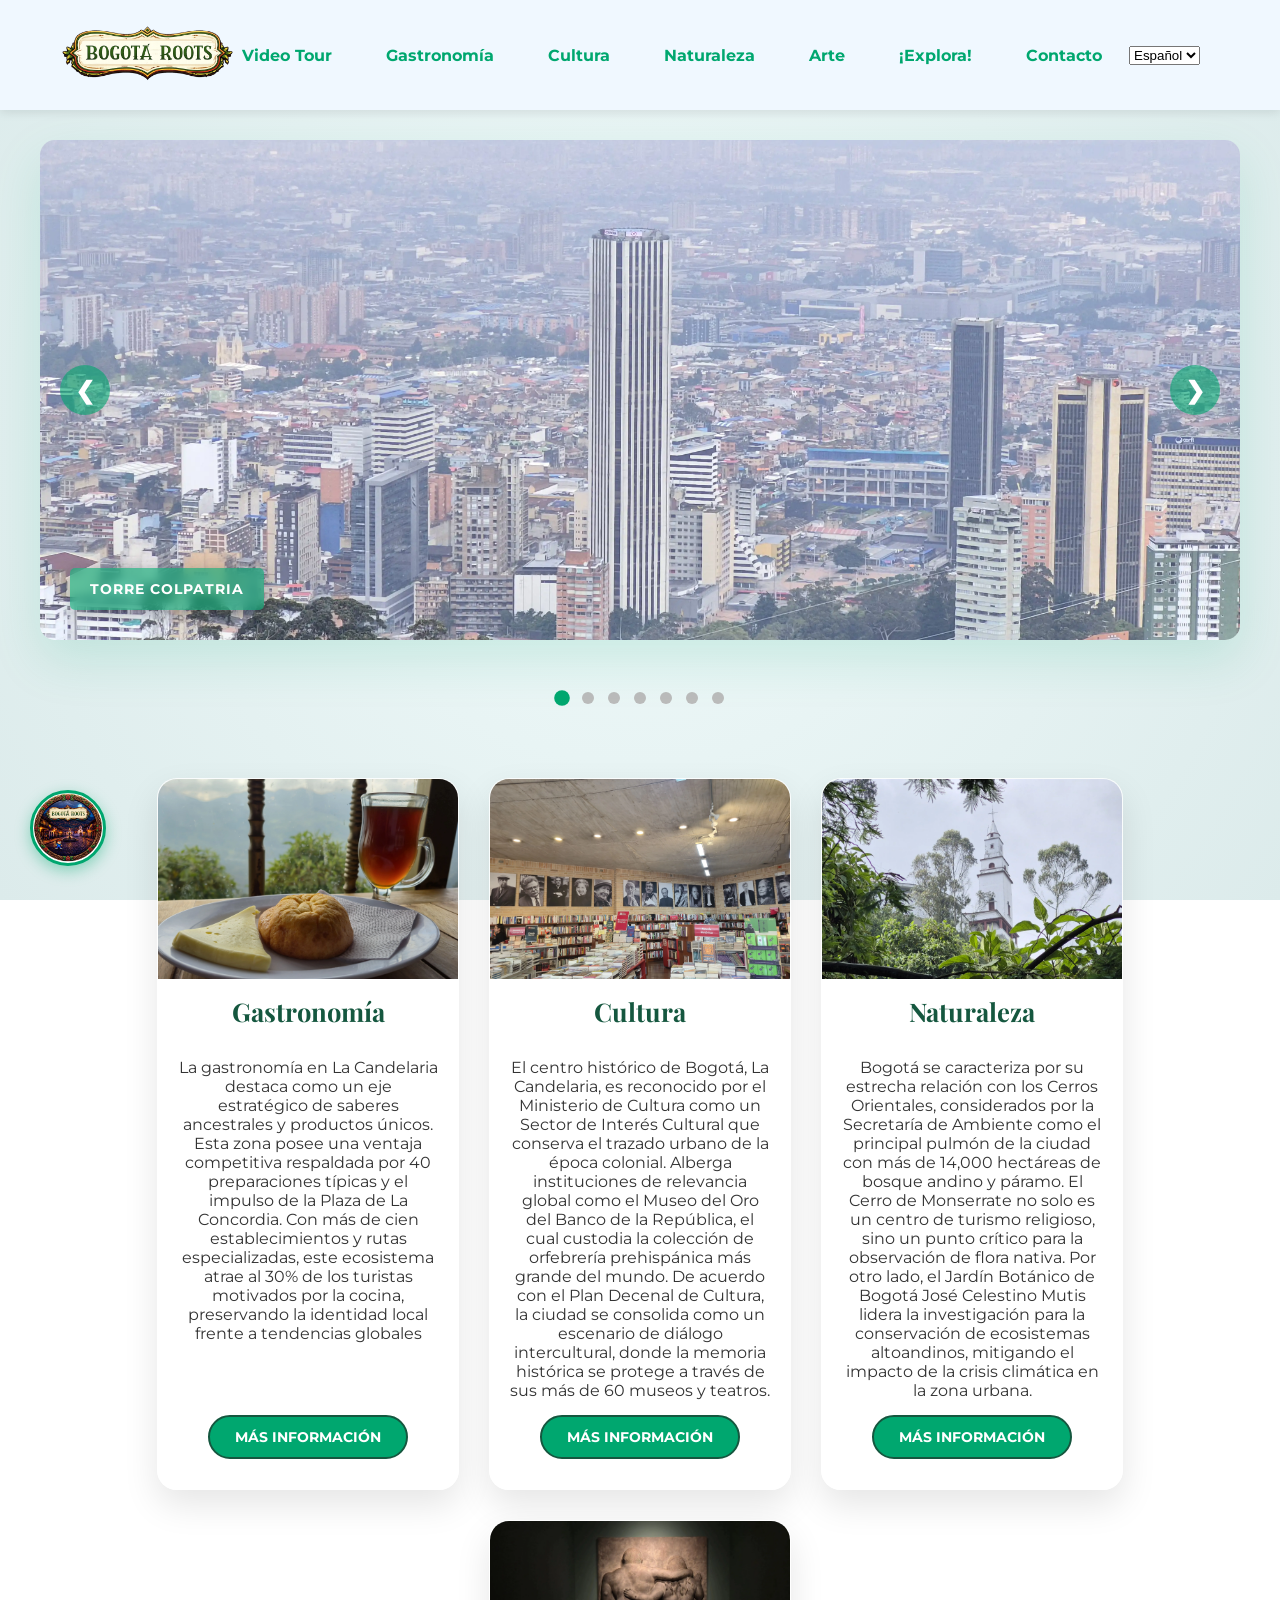
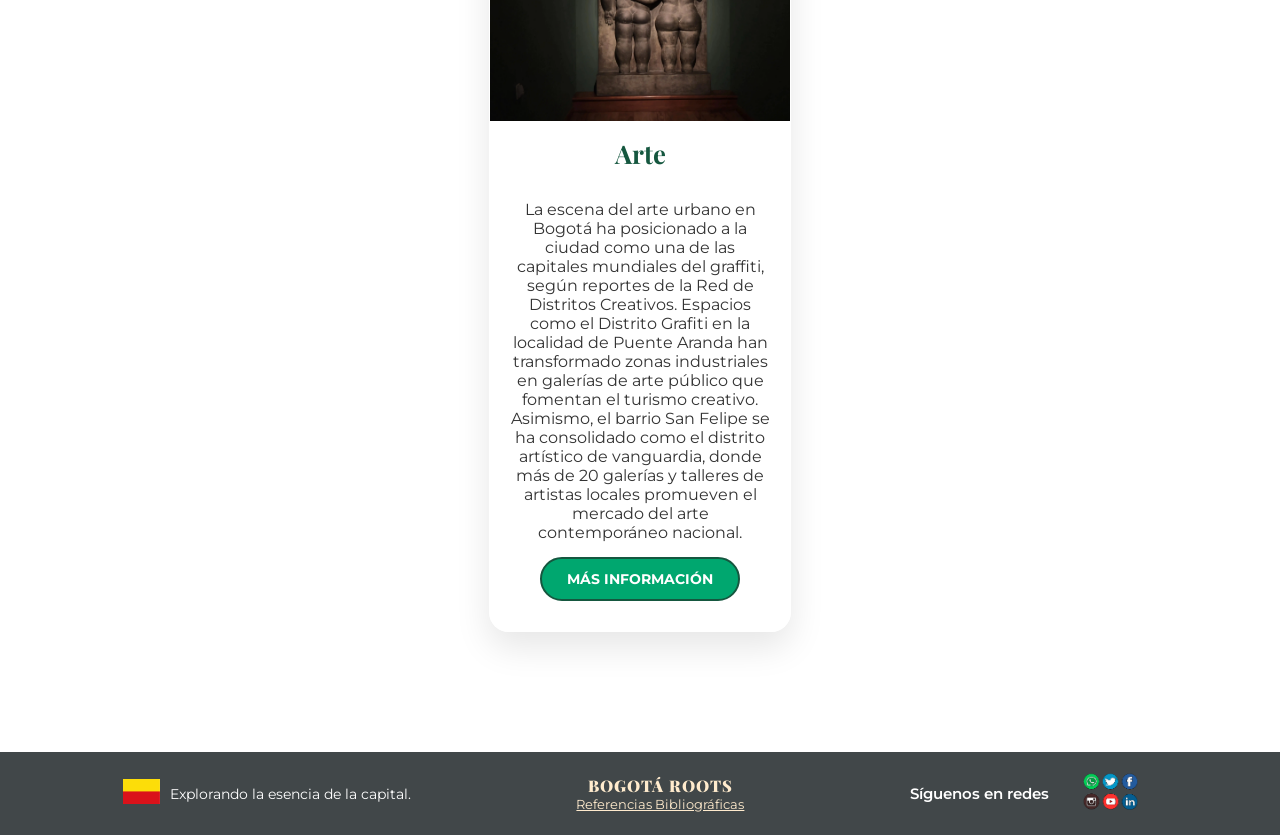
<file: index.html>
<!DOCTYPE html>
<html lang="es">
<head>
    <meta charset="UTF-8">
    <meta name="viewport" content="width=device-width, initial-scale=1.0">
    <title>Bogotá Roots</title>
    <link rel="stylesheet" href="css/estilos.css">
    
</head>
<body>
    <header>
        <div class="menu-icon" onclick="toggleMenu()" style="font-size: 35px; cursor: pointer; color: #00a76f; display: none;">&#9776;</div>
        
        <div class="logo">
            <img src="images/BR.png" alt="Logo" title="Photo Gallery" style="cursor: pointer;" onclick="abrirGaleria()">
        </div>
        
        <nav id="menu-principal">
            <div class="cerrar-menu" onclick="toggleMenu()" style="display: none;">&times;</div>
            <ul>
                <li><a href="#" onclick="abrirVideoTour(event); toggleMenu();" data-key="nav-inicio">Video Tour</a></li>
                <li><a href="gastronomia.html" data-key="nav-gastronomia">Gastronomía</a></li>
                <li><a href="cultura.html" data-key="nav-cultura">Cultura</a></li>
                <li><a href="naturaleza.html" data-key="nav-naturaleza">Naturaleza</a></li>
                <li><a href="arte.html" data-key="nav-arte">Arte</a></li>
                <li><a href="explora!.html" data-key="nav-explora">¡Explora!</a></li>
                <li><a href="contacto.html" data-key="nav-contacto">Contacto</a></li>
            </ul>
        </nav>

        <div class="idioma">
            <select id="language-select" onchange="changeLanguage()">
                <option value="es">Español</option>
                <option value="en">English</option>
            </select>
        </div>
    </header>

    <div class="slideshow-container">
        <div class="mySlides fade">
            <a href="explora!.html">
                <img src="images/TorreColpatria2.webp" style="width:100%">
                <div class="text" data-key="slide-1">Torre Colpatria</div>
            </a>
        </div>
        <div class="mySlides fade">
            <a href="cultura.html">
                <img src="images/CatedralPrimada.webp" style="width:100%">
                <div class="text" data-key="slide-2">Catedral Primada</div>
            </a>
        </div>
        <div class="mySlides fade">
            <a href="naturaleza.html">
                <img src="images/Monserrate.webp" style="width:100%">
                <div class="text" data-key="slide-3">Monserrate</div>
            </a>
        </div>
        <div class="mySlides fade">
            <a href="cultura.html">
                <img src="images/rock al parque.webp" style="width:100%">
                <div class="text" data-key="slide-4">Rock al Parque</div>
            </a>
        </div>
        <div class="mySlides fade">
            <a href="cultura.html">
                <img src="images/chorro de quevedo.webp" style="width:100%">
                <div class="text" data-key="slide-5">Chorro de Quevedo</div>
            </a>
        </div>
        <div class="mySlides fade">
            <a href="gastronomia.html">
                <img src="images/parque de la 93.webp" style="width:100%">
                <div class="text" data-key="slide-6">Parque de la 93</div>
            </a>
        </div>
        <div class="mySlides fade">
            <a href="naturaleza.html">
                <img src="images/jardin botanico.webp" style="width:100%">
                <div class="text" data-key="slide-7">Jardín Botánico</div>
            </a>
        </div>
        <a class="prev" onclick="plusSlides(-1)">&#10094;</a>
        <a class="next" onclick="plusSlides(1)">&#10095;</a>
    </div>

    <br>

    <div style="text-align:center">
        <span class="dot" onclick="currentSlide(1)"></span>
        <span class="dot" onclick="currentSlide(2)"></span>
        <span class="dot" onclick="currentSlide(3)"></span>
        <span class="dot" onclick="currentSlide(4)"></span>
        <span class="dot" onclick="currentSlide(5)"></span>
        <span class="dot" onclick="currentSlide(6)"></span>
        <span class="dot" onclick="currentSlide(7)"></span>
    </div>

    <section class="destacados">
        <div class="tarjetas">
            <div class="tarjeta" onclick="location.href='gastronomia.html';" style="cursor: pointer;">
                <img src="images/Gastronomia.webp" alt="Gastronomía">
                <h3 data-key="title-gastronomia">Gastronomía</h3>
                <p data-key="desc-gastronomia">La gastronomía en La Candelaria destaca como un eje estratégico de saberes ancestrales y productos únicos. Esta zona posee una ventaja competitiva respaldada por 40 preparaciones típicas y el impulso de la Plaza de La Concordia. Con más de cien establecimientos y rutas especializadas, este ecosistema atrae al 30% de los turistas motivados por la cocina, preservando la identidad local frente a tendencias globales</p>
                <a href="gastronomia.html" class="btn" data-key="btn-mas">Más información</a>
            </div>

            <div class="tarjeta" onclick="location.href='cultura.html';" style="cursor: pointer;">
                <img src="images/Cultura.webp" alt="Cultura">
                <h3 data-key="title-cultura">Cultura</h3>
                <p data-key="desc-cultura">El centro histórico de Bogotá, La Candelaria, es reconocido por el Ministerio de Cultura como un Sector de Interés Cultural que conserva el trazado urbano de la época colonial. Alberga instituciones de relevancia global como el Museo del Oro del Banco de la República, el cual custodia la colección de orfebrería prehispánica más grande del mundo. De acuerdo con el Plan Decenal de Cultura, la ciudad se consolida como un escenario de diálogo intercultural, donde la memoria histórica se protege a través de sus más de 60 museos y teatros.</p>
                <a href="cultura.html" class="btn" data-key="btn-mas">Más información</a>
            </div>

            <div class="tarjeta" onclick="location.href='naturaleza.html';" style="cursor: pointer;">
                <img src="images/Nature.webp" alt="Naturaleza">
                <h3 data-key="title-naturaleza">Naturaleza</h3>
                <p data-key="desc-naturaleza">Bogotá se caracteriza por su estrecha relación con los Cerros Orientales, considerados por la Secretaría de Ambiente como el principal pulmón de la ciudad con más de 14,000 hectáreas de bosque andino y páramo. El Cerro de Monserrate no solo es un centro de turismo religioso, sino un punto crítico para la observación de flora nativa. Por otro lado, el Jardín Botánico de Bogotá José Celestino Mutis lidera la investigación para la conservación de ecosistemas altoandinos, mitigando el impacto de la crisis climática en la zona urbana.</p>
                <a href="naturaleza.html" class="btn" data-key="btn-mas">Más información</a>
            </div>

            <div class="tarjeta" onclick="location.href='arte.html';" style="cursor: pointer;">
                <img src="images/Arte2.webp" alt="Arte">
                <h3 data-key="title-arte">Arte</h3>
                <p data-key="desc-arte">La escena del arte urbano en Bogotá ha posicionado a la ciudad como una de las capitales mundiales del graffiti, según reportes de la Red de Distritos Creativos. Espacios como el Distrito Grafiti en la localidad de Puente Aranda han transformado zonas industriales en galerías de arte público que fomentan el turismo creativo. Asimismo, el barrio San Felipe se ha consolidado como el distrito artístico de vanguardia, donde más de 20 galerías y talleres de artistas locales promueven el mercado del arte contemporáneo nacional.</p>
                <a href="arte.html" class="btn" data-key="btn-mas">Más información</a>
            </div>
        </div>
    </section>

    <div id="modalGaleria" style="display: none; position: fixed; z-index: 9999; left: 0; top: 0; width: 100%; height: 100%; background-color: rgba(0,0,0,0.9); backdrop-filter: blur(8px); overflow-y: auto;">
        <span onclick="cerrarGaleria()" style="position: fixed; top: 20px; right: 30px; font-size: 45px; font-weight: bold; color: white; cursor: pointer; z-index: 10000;">&times;</span>
        <div style="padding: 60px 20px; max-width: 1200px; margin: 0 auto;">
            <h2 style="color: white; text-align: center; font-family: 'Playfair Display', serif; font-size: 2.5rem; margin-bottom: 30px;" data-key="galeria-titulo">Galería de Bogotá Roots</h2>
            
            <div class="galeria-grid">
                <img src="images/Ajiaco.webp" alt="Ajiaco" loading="lazy">
                <img src="images/Arte.webp" alt="Arte" loading="lazy">
                <img src="images/Arte2.webp" alt="Arte 2" loading="lazy">
                <img src="images/BarrioSanFelipe.webp" alt="Barrio San Felipe" loading="lazy">
                <img src="images/calle-26.webp" alt="Calle 26" loading="lazy">
                <img src="images/CatedralPrimada.webp" alt="Catedral Primada" loading="lazy">
                <img src="images/CentroCulturalGGM.webp" alt="Centro Cultural GGM" loading="lazy">
                <img src="images/Changua.webp" alt="Changua" loading="lazy">
                <img src="images/chorro de quevedo.webp" alt="Chorro de Quevedo" loading="lazy">
                <img src="images/Cultura.webp" alt="Cultura" loading="lazy">
                <img src="images/DistritoGrafiti.webp" alt="Distrito Grafiti" loading="lazy">
                <img src="images/fragmentos.webp" alt="Fragmentos" loading="lazy">
                <img src="images/Gastronomia.webp" alt="Gastronomía" loading="lazy">
                <img src="images/guadalupe.webp" alt="Guadalupe" loading="lazy">
                <img src="images/jardin botanico.webp" alt="Jardín Botánico" loading="lazy">
                <img src="images/jardin-botanico.webp" alt="Jardín Botánico 2" loading="lazy">
                <img src="images/laCandelaria.webp" alt="La Candelaria" loading="lazy">
                <img src="images/LaPuertaFalsa.webp" alt="La Puerta Falsa" loading="lazy">
                <img src="images/mambo.webp" alt="MAMBO" loading="lazy">
                <img src="images/Monserrate.webp" alt="Monserrate" loading="lazy">
                <img src="images/Monserrate2.webp" alt="Monserrate 2" loading="lazy">
                <img src="images/MuralesCandelaria.webp" alt="Murales Candelaria" loading="lazy">
                <img src="images/MuseoBotero.webp" alt="Museo Botero" loading="lazy">
                <img src="images/museo-oro.webp" alt="Museo del Oro" loading="lazy">
                <img src="images/Nature.webp" alt="Naturaleza" loading="lazy">
                <img src="images/parque de la 93.webp" alt="Parque de la 93" loading="lazy">
                <img src="images/parque-chico.webp" alt="Parque el Chicó" loading="lazy">
                <img src="images/ParqueSimonBolivar.webp" alt="Parque Simón Bolívar" loading="lazy">
                <img src="images/plaza paloquemao.webp" alt="Plaza Paloquemao" loading="lazy">
                <img src="images/plaza perseverancia.webp" alt="Plaza Perseverancia" loading="lazy">
            </div>
        </div>
    </div>

    <div id="modalRef" style="display: none; position: fixed; z-index: 9999; left: 0; top: 0; width: 100%; height: 100%; background-color: rgba(0,0,0,0.8); backdrop-filter: blur(5px);">
        <div style="background-color: #fff; margin: 5% auto; padding: 30px; border-radius: 20px; width: 80%; max-width: 700px; box-shadow: 0 5px 30px rgba(0,0,0,0.5); position: relative; max-height: 80vh; overflow-y: auto;">
            <span onclick="cerrarRef()" style="position: absolute; top: 15px; right: 20px; font-size: 30px; font-weight: bold; color: #15573f; cursor: pointer;">&times;</span>
            <h2 style="font-family: 'Playfair Display', serif; font-weight: 700; color: #15573f; font-size: 1.8rem; margin-bottom: 10px;" data-key="ref-titulo">Referencias Bibliográficas (APA 7)</h2>
            <div style="width: 60px; height: 4px; background-color: #00a76f; margin-bottom: 30px;"></div>
            <ul style="list-style: none; padding: 0;">
                <li data-key="ref-1" style="font-size: 0.9rem; color: #444; margin-bottom: 20px; line-height: 1.6; padding-left: 20px; border-left: 3px solid #ddd;">Cote Daza, S. P., Guzmán Jiménez, M. J., Quintero Hernández, L. F., Beltrán Virgüez, J. E., & Barón-Chivara, J. A. (2024). Análisis del Potencial del Turismo Gastronómico en la localidad La Candelaria, Bogotá. <i>Cuadernos de Administración</i>, 40(79). <a href="https://doi.org/10.25100/cdea.v40i79.13411" target="_blank" style="color: #00a76f;">https://doi.org/10.25100/cdea.v40i79.13411</a></li>
                <li data-key="ref-2" style="font-size: 0.9rem; color: #444; margin-bottom: 20px; line-height: 1.6; padding-left: 20px; border-left: 3px solid #ddd;">Ministerio de Cultura de Colombia. (2023). <i>Patrimonio Cultural Material de Bogotá</i>. Recuperado de <a href="https://www.mincultura.gov.co" target="_blank" style="color: #00a76f;">https://www.mincultura.gov.co</a></li>
                <li data-key="ref-3" style="font-size: 0.9rem; color: #444; margin-bottom: 20px; line-height: 1.6; padding-left: 20px; border-left: 3px solid #ddd;">Secretaría Distrital de Ambiente. (2024). <i>Estructura Ecológica Principal de Bogotá</i>. Recuperado de <a href="https://www.ambientebogota.gov.co" target="_blank" style="color: #00a76f;">https://www.ambientebogota.gov.co</a></li>
                <li data-key="ref-4" style="font-size: 0.9rem; color: #444; margin-bottom: 20px; line-height: 1.6; padding-left: 20px; border-left: 3px solid #ddd;">Secretaría de Cultura, Recreación y Deporte. (2023). <i>Distritos Creativos de Bogotá</i>. Recuperado de <a href="https://www.culturarecreacionydeporte.gov.co" target="_blank" style="color: #00a76f;">https://www.culturarecreacionydeporte.gov.co</a></li>
                <li data-key="ref-5" style="font-size: 0.9rem; color: #444; margin-bottom: 20px; line-height: 1.6; padding-left: 20px; border-left: 3px solid #ddd;">OpenAI. (2026). <i>ChatGPT (Modelo Gemini 3 Flash)</i> [Software de Inteligencia Artificial]. Generación de estructura y asistencia técnica. <a href="https://gemini.google.com/" target="_blank" style="color: #00a76f;">https://gemini.google.com/</a></li>
            </ul>
        </div>
    </div>

    <a href="https://nahumb.itch.io/brgame" target="_blank" class="boton-flotante" title="¡Juega Bogotá Roots!">
        <img src="images/BRico.webp" alt="Icono Bogotá Roots">
    </a>

    <footer>
        <div class="footer-container">
            <div class="footer-left">
                <div class="legend-wrapper">
                    <a href="https://bogota.gov.co/" target="_blank" rel="noopener noreferrer">
                        <img src="images/Bandera_bogota.png" alt="Bandera de Bogotá" class="footer-flag">
                    </a>
                    <p data-key="footer-leyenda">Explorando la esencia de la capital.</p>
                </div>
            </div>
            <div class="footer-center">
                <h1>Bogotá Roots</h1>
                <p><a href="javascript:void(0)" onclick="abrirRef()" style="font-size: 0.8rem; color: blanchedalmond; text-decoration: underline;">Referencias Bibliográficas</a></p>
            </div>
            <div class="footer-right">
                <div class="social-wrapper">
                    <span data-key="footer-redes">Síguenos en redes</span>
                    <a href="https://linktr.ee/CoversNoPro" target="_blank" rel="noopener noreferrer">
                        <img src="images/redes.png" alt="Redes Sociales" class="footer-social-img">
                    </a>
                </div>
            </div>
        </div>
    </footer>

    <script>
        let slideIndex = 0;
        let timeoutId;

        function plusSlides(n) {
            clearTimeout(timeoutId);
            showManual(slideIndex += n);
        }

        function currentSlide(n) {
            clearTimeout(timeoutId);
            showManual(slideIndex = n);
        }

        function showSlides() {
            let i;
            let slides = document.getElementsByClassName("mySlides");
            let dots = document.getElementsByClassName("dot");
            for (i = 0; i < slides.length; i++) { slides[i].style.display = "none"; }
            slideIndex++;
            if (slideIndex > slides.length) {slideIndex = 1}    
            for (i = 0; i < dots.length; i++) { dots[i].className = dots[i].className.replace(" active", ""); }
            if(slides[slideIndex-1]) slides[slideIndex-1].style.display = "block";  
            if(dots[slideIndex-1]) dots[slideIndex-1].className += " active";
            timeoutId = setTimeout(showSlides, 5000);
        }

        function showManual(n) {
            let i;
            let slides = document.getElementsByClassName("mySlides");
            let dots = document.getElementsByClassName("dot");
            if (n > slides.length) {slideIndex = 1}    
            if (n < 1) {slideIndex = slides.length}
            for (i = 0; i < slides.length; i++) { slides[i].style.display = "none"; }
            for (i = 0; i < dots.length; i++) { dots[i].className = dots[i].className.replace(" active", ""); }
            slides[slideIndex-1].style.display = "block";  
            dots[slideIndex-1].className += " active";
            timeoutId = setTimeout(showSlides, 5000);
        }

        const translations = {
            "es": {
                "nav-inicio": "Video Tour", "nav-gastronomia": "Gastronomía", "nav-cultura": "Cultura", "nav-naturaleza": "Naturaleza", "nav-arte": "Arte", "nav-explora": "¡Explora!", "nav-contacto": "Contacto",
                "slide-1": "Torre Colpatria", "slide-2": "Catedral Primada", "slide-3": "Monserrate", "slide-4": "Rock al Parque", "slide-5": "Chorro de Quevedo", "slide-6": "Parque de la 93", "slide-7": "Jardín Botánico",
                "title-gastronomia": "Gastronomía", 
                "desc-gastronomia": "La gastronomía en La Candelaria destaca como un eje estratégico de saberes ancestrales y productos únicos. Esta zona posee una ventaja competitiva respaldada por 40 preparaciones típicas y el impulso de la Plaza de La Concordia. Con más de cien establecimientos y rutas especializadas, este ecosistema atrae al 30% de los turistas motivados por la cocina, preservando la identidad local frente a tendencias globales",
                "title-cultura": "Cultura", 
                "desc-cultura": "El centro histórico de Bogotá, La Candelaria, es reconocido por el Ministerio de Cultura como un Sector de Interés Cultural que conserva el trazado urbano de la época colonial. Alberga instituciones de relevancia global como el Museo del Oro del Banco de la República, el cual custodia la colección de orfebrería prehispánica más grande del mundo. De acuerdo con el Plan Decenal de Cultura, la ciudad se consolida como un escenario de diálogo intercultural, donde la memoria histórica se protege a través de sus más de 60 museos y teatros.",
                "title-naturaleza": "Naturaleza", 
                "desc-naturaleza": "Bogotá se caracteriza por su estrecha relación con los Cerros Orientales, considerados por la Secretaría de Ambiente como el principal pulmón de la ciudad con más de 14,000 hectáreas de bosque andino y páramo. El Cerro de Monserrate no solo es un centro de turismo religioso, sino un punto crítico para la observación de flora nativa. Por otro lado, el Jardín Botánico de Bogotá José Celestino Mutis lidera la investigación para la conservación de ecosistemas altoandinos, mitigando el impacto de la crisis climática en la zona urbana.",
                "title-arte": "Arte", 
                "desc-arte": "La escena del arte urbano en Bogotá ha posicionado a la ciudad como una de las capitales mundiales del graffiti, según reportes de la Red de Distritos Creativos. Espacios como el Distrito Grafiti en la localidad de Puente Aranda han transformado zonas industriales en galerías de arte público que fomentan el turismo creativo. Asimismo, el barrio San Felipe se ha consolidado como el distrito artístico de vanguardia, donde más de 20 galerías y talleres de artistas locales promueven el mercado del arte contemporáneo nacional.",
                "btn-mas": "Más información", "ref-titulo": "Referencias Bibliográficas (APA 7)", 
                "footer-leyenda": "Explorando la esencia de la capital.", "footer-redes": "Síguenos en redes",
                "ref-titulo": "Referencias Bibliográficas (APA 7)", "galeria-titulo": "Galería de Bogotá Roots"
            },
            "en": {
                "nav-inicio": "Video Tour", "nav-gastronomia": "Gastronomy", "nav-cultura": "Culture", "nav-naturaleza": "Nature", "nav-arte": "Art", "nav-explora": "Explore!", "nav-contacto": "Contact",
                "slide-1": "Colpatria Tower", "slide-2": "Primacy Cathedral", "slide-3": "Monserrate Hill", "slide-4": "Rock at the Park", "slide-5": "Quevedo's Jet", "slide-6": "93rd Street Park", "slide-7": "Botanical Garden",
                "title-gastronomia": "Gastronomy", 
                "desc-gastronomia": "Gastronomy in La Candelaria stands out as a strategic axis of ancestral knowledge and unique products. This area has a competitive advantage backed by 40 typical preparations and the impulse of Plaza de La Concordia. With more than one hundred establishments and specialized routes, this ecosystem attracts 30% of tourists motivated by cuisine, preserving local identity against global trends.",
                "title-cultura": "Culture", 
                "desc-cultura": "Bogota's historic center, La Candelaria, is recognized by the Ministry of Culture as a Sector of Cultural Interest that preserves the colonial urban layout. It houses institutions of global relevance such as the Gold Museum of the Bank of the Republic, which guards the world's largest collection of pre-Hispanic goldsmithing. According to the Decennial Culture Plan, the city is established as a stage for intercultural dialogue, where historical memory is protected through its more than 60 museums and theaters.",
                "title-naturaleza": "Nature", 
                "desc-naturaleza": "Bogota is characterized by its close relationship with the Eastern Hills, considered by the Environment Secretariat as the city's main lung with more than 14,000 hectares of Andean forest and paramo. Monserrate Hill is not only a center for religious tourism but a critical point for native flora observation. On the other hand, the Jose Celestino Mutis Botanical Garden of Bogota leads research for the conservation of high Andean ecosystems, mitigating the impact of the climate crisis in the urban area.",
                "title-arte": "Art", 
                "desc-arte": "The urban art scene in Bogota has positioned the city as one of the graffiti capitals of the world, according to reports from the Creative Districts Network. Spaces like the Graffiti District in Puente Aranda have transformed industrial areas into public art galleries that promote creative tourism. Likewise, the San Felipe neighborhood has established itself as the avant-garde art district, where more than 20 galleries and workshops of local artists promote the national contemporary art market.",
                "btn-mas": "More info", "ref-titulo": "Bibliographic References (APA 7)", 
                "footer-leyenda": "Exploring the essence of the capital.", "footer-redes": "Follow us",
                "ref-titulo": "Bibliographic References (APA 7)", "galeria-titulo": "Bogota Roots Gallery"
            }
        };

        function changeLanguage() {
            const lang = document.getElementById("language-select").value;
            localStorage.setItem("selectedLanguage", lang); 
            
            const elements = document.querySelectorAll("[data-key]");
            elements.forEach(el => {
                const key = el.getAttribute("data-key");
                if (translations[lang][key]) {
                    el.innerText = translations[lang][key];
                }
            });
        }

        function abrirRef() {
            document.getElementById("modalRef").style.display = "block";
        }

        function cerrarRef() {
            document.getElementById("modalRef").style.display = "none";
        }

        function abrirGaleria() {
            document.getElementById("modalGaleria").style.display = "block";
            document.body.style.overflow = "hidden";
        }

        function cerrarGaleria() {
            document.getElementById("modalGaleria").style.display = "none";
            document.body.style.overflow = "auto";
        }

        // =========================================
        // NUEVO: LÓGICA DEL MODAL VIDEO TOUR GLOBAL
        // =========================================
        function abrirVideoTour(event) {
            event.preventDefault(); 

            // AQUÍ PUSE EL ID DEL VIDEO
            const videoId = "ZXUdKVIGflo"; 
            const iframeSrc = `https://www.youtube.com/embed/${videoId}?autoplay=1`;

            let modal = document.getElementById('globalVideoTourModal');

            if (!modal) {
                modal = document.createElement('div');
                modal.id = 'globalVideoTourModal';
                modal.innerHTML = `
                    <div class="modal-content">
                        <span class="close-tour" onclick="cerrarVideoTour()">&times;</span>
                        <div class="video-container">
                            <iframe id="globalTourIframe" src="${iframeSrc}" frameborder="0" allow="autoplay; encrypted-media" allowfullscreen></iframe>
                        </div>
                    </div>
                `;
                document.body.appendChild(modal);
            } else {
                document.getElementById('globalTourIframe').src = iframeSrc;
            }

            modal.style.display = 'block';
            document.body.style.overflow = "hidden"; 
        }

        function cerrarVideoTour() {
            const modal = document.getElementById('globalVideoTourModal');
            if (modal) {
                modal.style.display = 'none';
                document.getElementById('globalTourIframe').src = ""; 
                document.body.style.overflow = "auto"; 
            }
        }

        window.onclick = function(event) {
            const modalRef = document.getElementById("modalRef");
            if (modalRef && event.target == modalRef) { cerrarRef(); }

            const modalGaleria = document.getElementById("modalGaleria");
            if (modalGaleria && event.target == modalGaleria) { cerrarGaleria(); }

            const modalVideoTour = document.getElementById('globalVideoTourModal');
            if (modalVideoTour && event.target == modalVideoTour) { cerrarVideoTour(); }
        }

        window.onload = function() {
            const savedLang = localStorage.getItem("selectedLanguage");
            if (savedLang) {
                document.getElementById("language-select").value = savedLang;
                changeLanguage();
            }
            if (typeof showSlides === "function") {
                showSlides(); 
            }
        };
        // =========================================
        // FUNCIÓN DEL MENÚ HAMBURGUESA
        // =========================================
        function toggleMenu() {
            var menu = document.getElementById("menu-principal");
            if (menu.classList.contains("activo")) {
                menu.classList.remove("activo");
            } else {
                menu.classList.add("activo");
            }
        }
        // =========================================
        // EFECTO CRISTAL EN EL HEADER AL HACER SCROLL
        // =========================================
        window.addEventListener("scroll", function() {
            var header = document.querySelector("header");
            // Si el usuario baja más de 50 píxeles, se activa el efecto
            if (window.scrollY > 50) {
                header.classList.add("header-scrolled");
            } else {
                // Si regresa arriba, vuelve a ser sólido
                header.classList.remove("header-scrolled");
            }
        });
    </script>
</body>
</html>
</file>
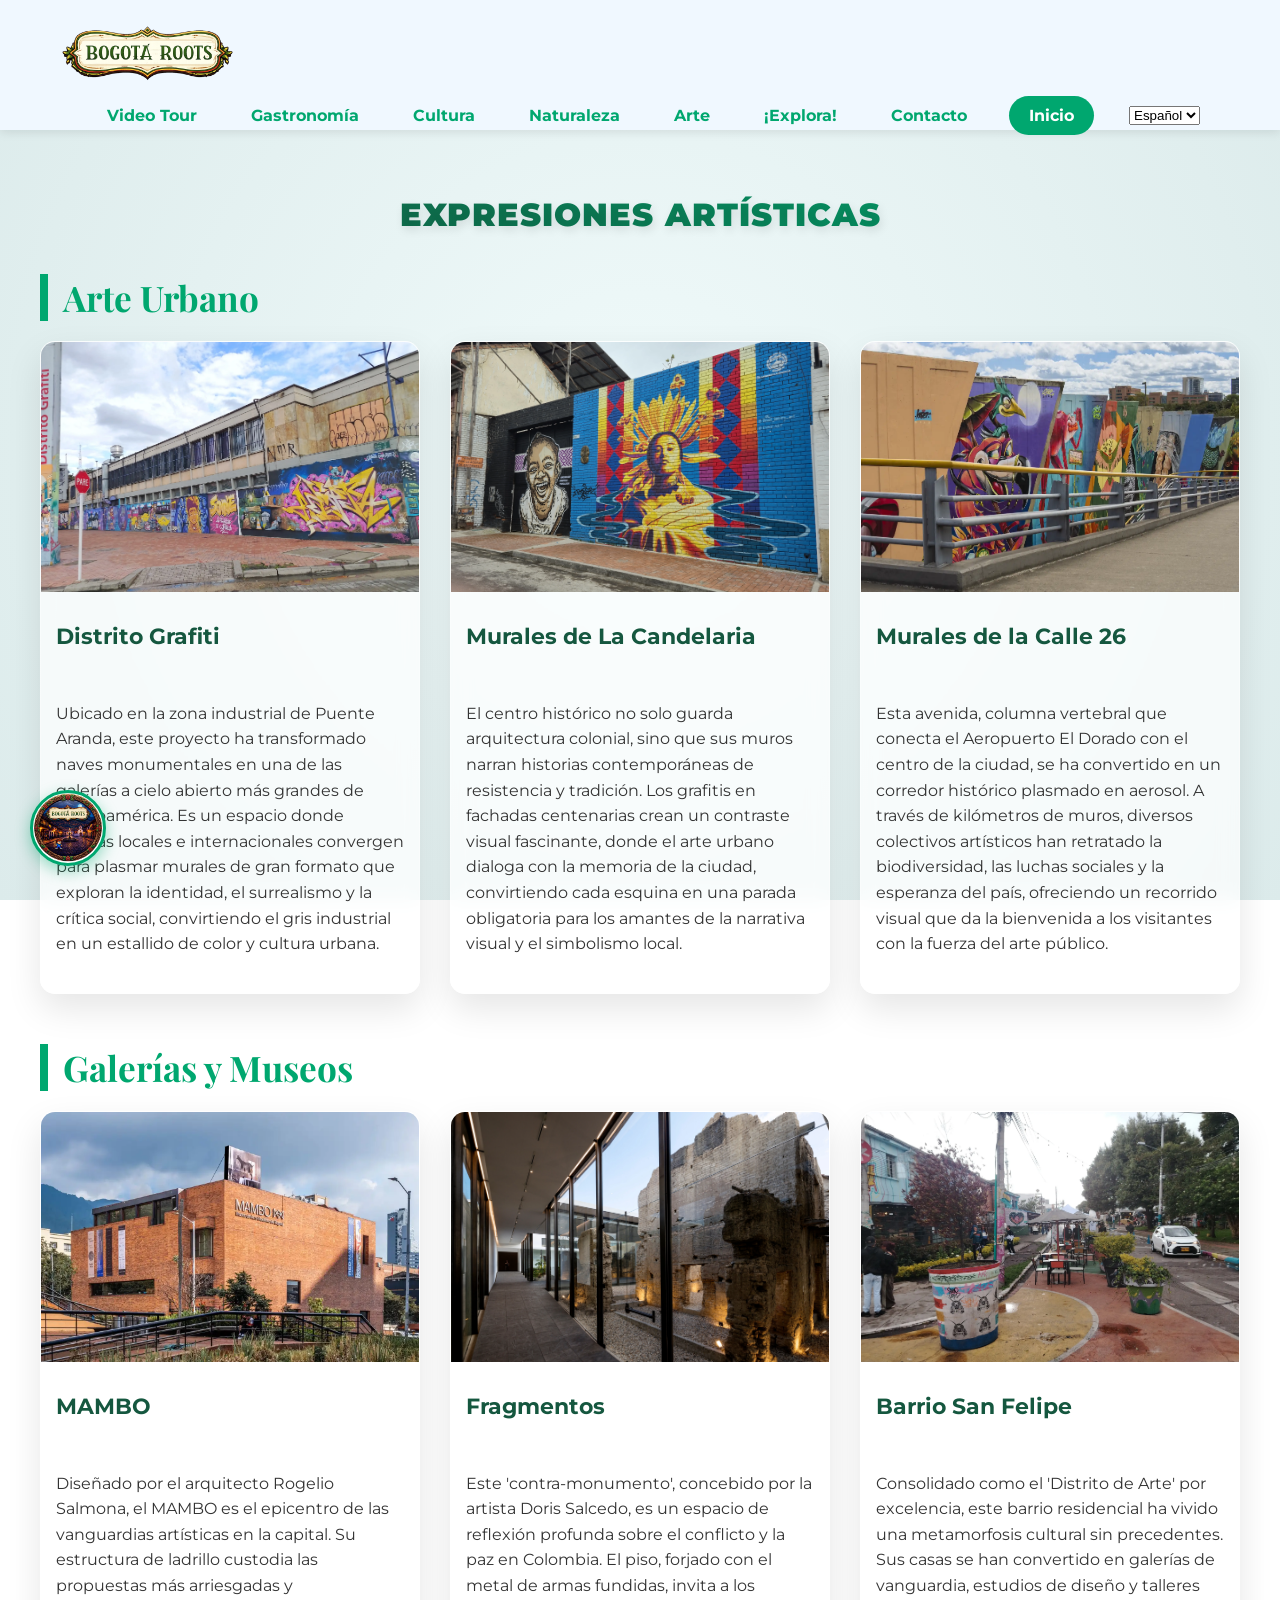
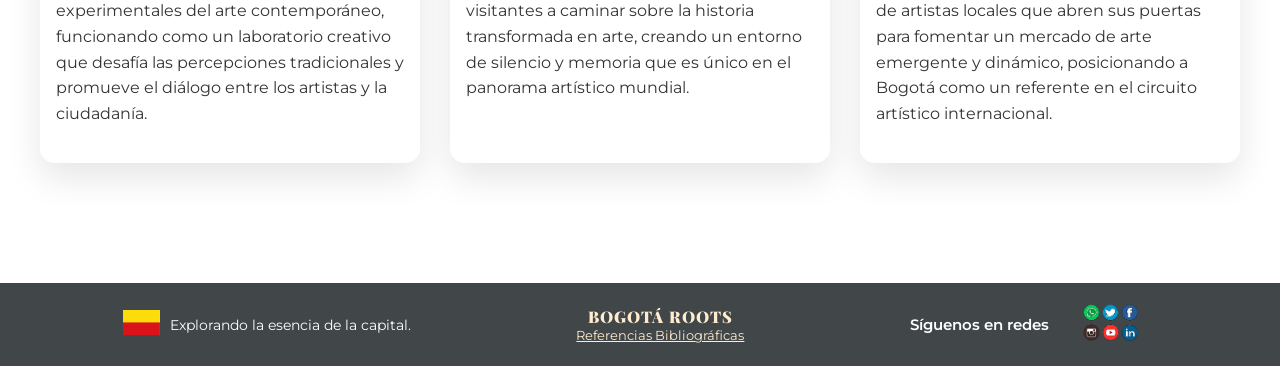
<file: arte.html>
<!DOCTYPE html>
<html lang="es">
<head>
    <meta charset="UTF-8">
    <meta name="viewport" content="width=device-width, initial-scale=1.0">
    <title>Arte - Bogotá Roots</title>
    <link rel="stylesheet" href="css/estilos.css">
</head>
<body>
    <header>
        <div class="menu-icon" onclick="toggleMenu()" style="font-size: 35px; cursor: pointer; color: #00a76f; display: none;">&#9776;</div>
        
        <div class="logo">
            <img src="images/BR.png" alt="Logo" title="Photo Gallery" style="cursor: pointer;" onclick="abrirGaleria()">
        </div>
        
        <nav id="menu-principal">
            <div class="cerrar-menu" onclick="toggleMenu()" style="display: none;">&times;</div>
            <ul>
                <li><a href="#" onclick="abrirVideoTour(event); toggleMenu();" data-key="nav-inicio">Video Tour</a></li>
                <li><a href="gastronomia.html" data-key="nav-gastronomia">Gastronomía</a></li>
                <li><a href="cultura.html" data-key="nav-cultura">Cultura</a></li>
                <li><a href="naturaleza.html" data-key="nav-naturaleza">Naturaleza</a></li>
                <li><a href="arte.html" data-key="nav-arte">Arte</a></li>
                <li><a href="explora!.html" data-key="nav-explora">¡Explora!</a></li>
                <li><a href="contacto.html" data-key="nav-contacto">Contacto</a></li>
                <li><a href="index.html" data-key="nav-home">Inicio</a></li>
            </ul>
        </nav>

        <div class="idioma">
            <select id="language-select" onchange="changeLanguage()">
                <option value="es">Español</option>
                <option value="en">English</option>
            </select>
        </div>
    </header>

    <main class="seccion-detalle">
        <h1 class="titulo-seccion" data-key="art-titulo">Expresiones Artísticas</h1>

        <div class="subseccion">
            <h2 class="subtitulo" data-key="sub-urbano">Arte Urbano</h2>
            <div class="experiencias-grid">
                <div class="experiencia-item" onclick="abrirModal('https://www.youtube.com/embed/Uy5QActYMJk?autoplay=1', 'https://www.google.com/maps/search/?api=1&query=Distrito+Grafiti+Bogota')">
                    <img src="images/DistritoGrafiti.webp" alt="Distrito Grafiti">
                    <h4 data-key="graf-t">Distrito Grafiti</h4>
                    <p data-key="graf-p">Ubicado en la zona industrial de Puente Aranda, este proyecto ha transformado naves monumentales en una de las galerías a cielo abierto más grandes de Latinoamérica. Es un espacio donde artistas locales e internacionales convergen para plasmar murales de gran formato que exploran la identidad, el surrealismo y la crítica social, convirtiendo el gris industrial en un estallido de color y cultura urbana.</p>
                </div>
                <div class="experiencia-item" onclick="abrirModal('https://www.youtube.com/embed/aer6aHM1zdQ?autoplay=1', 'https://www.google.com/maps/search/?api=1&query=La+Candelaria+Bogota')">
                    <img src="images/MuralesCandelaria.webp" alt="Murales Candelaria">
                    <h4 data-key="mura-t">Murales de La Candelaria</h4>
                    <p data-key="mura-p">El centro histórico no solo guarda arquitectura colonial, sino que sus muros narran historias contemporáneas de resistencia y tradición. Los grafitis en fachadas centenarias crean un contraste visual fascinante, donde el arte urbano dialoga con la memoria de la ciudad, convirtiendo cada esquina en una parada obligatoria para los amantes de la narrativa visual y el simbolismo local.</p>
                </div>
                <div class="experiencia-item" onclick="abrirModal('https://www.youtube.com/embed/dWhbXNZGK0Y?autoplay=1', 'https://www.google.com/maps/search/?api=1&query=Murales+Calle+26+Bogota')">
                    <img src="images/calle-26.webp" alt="Calle 26">
                    <h4 data-key="c26-t">Murales de la Calle 26</h4>
                    <p data-key="c26-p">Esta avenida, columna vertebral que conecta el Aeropuerto El Dorado con el centro de la ciudad, se ha convertido en un corredor histórico plasmado en aerosol. A través de kilómetros de muros, diversos colectivos artísticos han retratado la biodiversidad, las luchas sociales y la esperanza del país, ofreciendo un recorrido visual que da la bienvenida a los visitantes con la fuerza del arte público.</p>
                </div>
            </div>
        </div>

        <div class="subseccion">
            <h2 class="subtitulo" data-key="sub-galerias">Galerías y Museos</h2>
            <div class="experiencias-grid">
                <div class="experiencia-item" onclick="abrirModal('https://www.youtube.com/embed/4cFjvM9cGUM?autoplay=1', 'https://www.google.com/maps/search/?api=1&query=MAMBO+Museo+de+Arte+Moderno+Bogota')">
                    <img src="images/mambo.webp" alt="MAMBO">
                    <h4 data-key="mambo-t">MAMBO</h4>
                    <p data-key="mambo-p">Diseñado por el arquitecto Rogelio Salmona, el MAMBO es el epicentro de las vanguardias artísticas en la capital. Su estructura de ladrillo custodia las propuestas más arriesgadas y experimentales del arte contemporáneo, funcionando como un laboratorio creativo que desafía las percepciones tradicionales y promueve el diálogo entre los artistas y la ciudadanía.</p>
                </div>
                <div class="experiencia-item" onclick="abrirModal('https://www.youtube.com/embed/JjYrMKSj-vo?autoplay=1', 'https://www.google.com/maps/search/?api=1&query=Fragmentos+Espacio+de+Arte+y+Memoria+Bogota')">
                    <img src="images/fragmentos.webp" alt="Fragmentos">
                    <h4 data-key="frag-t2">Fragmentos</h4>
                    <p data-key="frag-p2">Este 'contra-monumento', concebido por la artista Doris Salcedo, es un espacio de reflexión profunda sobre el conflicto y la paz en Colombia. El piso, forjado con el metal de armas fundidas, invita a los visitantes a caminar sobre la historia transformada en arte, creando un entorno de silencio y memoria que es único en el panorama artístico mundial.</p>
                </div>
                <div class="experiencia-item" onclick="abrirModal('https://www.youtube.com/embed/uxKOwCZBQ54?autoplay=1', 'https://www.google.com/maps/search/?api=1&query=Barrio+San+Felipe+Bogota')">
                    <img src="images/BarriSanFelipe2.webp" alt="Barrio San Felipe">
                    <h4 data-key="feli-t">Barrio San Felipe</h4>
                    <p data-key="feli-p">Consolidado como el 'Distrito de Arte' por excelencia, este barrio residencial ha vivido una metamorfosis cultural sin precedentes. Sus casas se han convertido en galerías de vanguardia, estudios de diseño y talleres de artistas locales que abren sus puertas para fomentar un mercado de arte emergente y dinámico, posicionando a Bogotá como un referente en el circuito artístico internacional.</p>
                </div>
            </div>
        </div>
    </main>

    <div id="videoModal" class="modal">
        <div class="modal-content">
            <span class="close" onclick="cerrarModal()">×</span>
            <div style="position:relative; padding-bottom:56.25%; height:0; overflow:hidden;">
                <iframe id="videoYoutube" style="position:absolute; top:0; left:0; width:100%; height:100%;" src="" frameborder="0" allow="autoplay; encrypted-media" allowfullscreen></iframe>
            </div>
            <div style="background-color: white; padding: 15px; text-align: center;">
                <a id="btnUbicacion" href="#" target="_blank" style="display: inline-block; background-color: #15573f; color: white; border-radius: 50px; padding: 12px 25px; font-family: 'Montserrat', sans-serif; font-weight: 700; text-decoration: none; text-transform: uppercase; font-size: 0.9rem; transition: 0.3s;">
                    📍 Ver Ubicación en el Mapa
                </a>
            </div>
        </div>
    </div>

    <div id="modalGaleria" style="display: none; position: fixed; z-index: 9999; left: 0; top: 0; width: 100%; height: 100%; background-color: rgba(0,0,0,0.9); backdrop-filter: blur(8px); overflow-y: auto;">
        <span onclick="cerrarGaleria()" style="position: fixed; top: 20px; right: 30px; font-size: 45px; font-weight: bold; color: white; cursor: pointer; z-index: 10000;">×</span>
        <div style="padding: 60px 20px; max-width: 1200px; margin: 0 auto;">
            <h2 style="color: white; text-align: center; font-family: 'Playfair Display', serif; font-size: 2.5rem; margin-bottom: 30px;" data-key="galeria-titulo">Galería de Bogotá Roots</h2>
            <div class="galeria-grid">
                <img src="ImagenesPropiasWebp/BogotaRoots (82).webp" alt="Bogotá Roots 82" loading="lazy">
                <img src="ImagenesPropiasWebp/BogotaRoots (83).webp" alt="Bogotá Roots 83" loading="lazy">
                <img src="ImagenesPropiasWebp/BogotaRoots (84).webp" alt="Bogotá Roots 84" loading="lazy">
                <img src="ImagenesPropiasWebp/BogotaRoots (85).webp" alt="Bogotá Roots 85" loading="lazy">
                <img src="ImagenesPropiasWebp/BogotaRoots (86).webp" alt="Bogotá Roots 86" loading="lazy">
                <img src="ImagenesPropiasWebp/BogotaRoots (87).webp" alt="Bogotá Roots 87" loading="lazy">
                <img src="ImagenesPropiasWebp/BogotaRoots (88).webp" alt="Bogotá Roots 88" loading="lazy">
                <img src="ImagenesPropiasWebp/BogotaRoots (89).webp" alt="Bogotá Roots 89" loading="lazy">
                <img src="ImagenesPropiasWebp/BogotaRoots (90).webp" alt="Bogotá Roots 90" loading="lazy">
                <img src="ImagenesPropiasWebp/BogotaRoots (91).webp" alt="Bogotá Roots 91" loading="lazy">
                <img src="ImagenesPropiasWebp/BogotaRoots (92).webp" alt="Bogotá Roots 92" loading="lazy">
                <img src="ImagenesPropiasWebp/BogotaRoots (93).webp" alt="Bogotá Roots 93" loading="lazy">
                <img src="ImagenesPropiasWebp/BogotaRoots (94).webp" alt="Bogotá Roots 94" loading="lazy">
                <img src="ImagenesPropiasWebp/BogotaRoots (95).webp" alt="Bogotá Roots 95" loading="lazy">
                <img src="ImagenesPropiasWebp/BogotaRoots (96).webp" alt="Bogotá Roots 96" loading="lazy">
                <img src="ImagenesPropiasWebp/BogotaRoots (97).webp" alt="Bogotá Roots 97" loading="lazy">
                <img src="ImagenesPropiasWebp/BogotaRoots (98).webp" alt="Bogotá Roots 98" loading="lazy">
                <img src="ImagenesPropiasWebp/BogotaRoots (99).webp" alt="Bogotá Roots 99" loading="lazy">
                <img src="ImagenesPropiasWebp/BogotaRoots (100).webp" alt="Bogotá Roots 100" loading="lazy">
                <img src="ImagenesPropiasWebp/BogotaRoots (101).webp" alt="Bogotá Roots 101" loading="lazy">
                <img src="ImagenesPropiasWebp/BogotaRoots (102).webp" alt="Bogotá Roots 102" loading="lazy">
                <img src="ImagenesPropiasWebp/BogotaRoots (103).webp" alt="Bogotá Roots 103" loading="lazy">
                <img src="ImagenesPropiasWebp/BogotaRoots (104).webp" alt="Bogotá Roots 104" loading="lazy">
                <img src="ImagenesPropiasWebp/BogotaRoots (105).webp" alt="Bogotá Roots 105" loading="lazy">
                <img src="ImagenesPropiasWebp/BogotaRoots (106).webp" alt="Bogotá Roots 106" loading="lazy">
                <img src="ImagenesPropiasWebp/BogotaRoots (107).webp" alt="Bogotá Roots 107" loading="lazy">
                <img src="ImagenesPropiasWebp/BogotaRoots (108).webp" alt="Bogotá Roots 108" loading="lazy">
                <img src="ImagenesPropiasWebp/BogotaRoots (109).webp" alt="Bogotá Roots 109" loading="lazy">
                <img src="ImagenesPropiasWebp/BogotaRoots (110).webp" alt="Bogotá Roots 110" loading="lazy">
            </div>
        </div>
    </div>

    <div id="modalRef" style="display: none; position: fixed; z-index: 9999; left: 0; top: 0; width: 100%; height: 100%; background-color: rgba(0,0,0,0.8); backdrop-filter: blur(5px);">
        <div style="background-color: #fff; margin: 5% auto; padding: 30px; border-radius: 20px; width: 80%; max-width: 700px; box-shadow: 0 5px 30px rgba(0,0,0,0.5); position: relative; max-height: 80vh; overflow-y: auto;">
            <span onclick="cerrarRef()" style="position: absolute; top: 15px; right: 20px; font-size: 30px; font-weight: bold; color: #15573f; cursor: pointer;">×</span>
            <h2 style="font-family: 'Playfair Display', serif; font-weight: 700; color: #15573f; font-size: 1.8rem; margin-bottom: 10px;" data-key="ref-titulo">Referencias Bibliográficas (APA 7)</h2>
            <div style="width: 60px; height: 4px; background-color: #00a76f; margin-bottom: 30px;"></div>
            <ul style="list-style: none; padding: 0;">
                <li data-key="ref-1" style="font-size: 0.9rem; color: #444; margin-bottom: 20px; line-height: 1.6; padding-left: 20px; border-left: 3px solid #ddd;">Cote Daza, S. P., Guzmán Jiménez, M. J., Quintero Hernández, L. F., Beltrán Virgüez, J. E., & Barón-Chivara, J. A. (2024). Análisis del Potencial del Turismo Gastronómico en la localidad La Candelaria, Bogotá. <i>Cuadernos de Administración</i>, 40(79). <a href="https://doi.org/10.25100/cdea.v40i79.13411" target="_blank" style="color: #00a76f;">https://doi.org/10.25100/cdea.v40i79.13411</a></li>
                <li data-key="ref-2" style="font-size: 0.9rem; color: #444; margin-bottom: 20px; line-height: 1.6; padding-left: 20px; border-left: 3px solid #ddd;">Ministerio de Cultura de Colombia. (2023). <i>Patrimonio Cultural Material de Bogotá</i>. Recuperado de <a href="https://www.mincultura.gov.co" target="_blank" style="color: #00a76f;">https://www.mincultura.gov.co</a></li>
                <li data-key="ref-3" style="font-size: 0.9rem; color: #444; margin-bottom: 20px; line-height: 1.6; padding-left: 20px; border-left: 3px solid #ddd;">Secretaría Distrital de Ambiente. (2024). <i>Estructura Ecológica Principal de Bogotá</i>. Recuperado de <a href="https://www.ambientebogota.gov.co" target="_blank" style="color: #00a76f;">https://www.ambientebogota.gov.co</a></li>
                <li data-key="ref-4" style="font-size: 0.9rem; color: #444; margin-bottom: 20px; line-height: 1.6; padding-left: 20px; border-left: 3px solid #ddd;">Secretaría de Cultura, Recreación y Deporte. (2023). <i>Distritos Creativos de Bogotá</i>. Recuperado de <a href="https://www.culturarecreacionydeporte.gov.co" target="_blank" style="color: #00a76f;">https://www.culturarecreacionydeporte.gov.co</a></li>
                <li data-key="ref-5" style="font-size: 0.9rem; color: #444; margin-bottom: 20px; line-height: 1.6; padding-left: 20px; border-left: 3px solid #ddd;">OpenAI. (2026). <i>ChatGPT (Modelo Gemini 3 Flash)</i> [Software de Inteligencia Artificial]. Generación de estructura y asistencia técnica. <a href="https://gemini.google.com/" target="_blank" style="color: #00a76f;">https://gemini.google.com/</a></li>
            </ul>
        </div>
    </div>
    <a href="https://nahumb.itch.io/brgame" target="_blank" class="boton-flotante" title="¡Juega Bogotá Roots!">
        <img src="images/BRico.webp" alt="Icono Bogotá Roots">
    </a>
    <footer>
        <div class="footer-container">
            <div class="footer-left">
                <div class="legend-wrapper">
                    <a href="https://bogota.gov.co/" target="_blank" rel="noopener noreferrer">
                        <img src="images/Bandera_bogota.png" alt="Bandera de Bogotá" class="footer-flag">
                    </a>
                    <p data-key="footer-leyenda">Explorando la esencia de la capital.</p>
                </div>
            </div>
            <div class="footer-center">
                <h1>Bogotá Roots</h1>
                <p><a href="javascript:void(0)" onclick="abrirRef()" style="font-size: 0.8rem; color: blanchedalmond; text-decoration: underline;">Referencias Bibliográficas</a></p>
            </div>
            <div class="footer-right">
                <div class="social-wrapper">
                    <span data-key="footer-redes">Síguenos en redes</span>
                    <a href="https://linktr.ee/CoversNoPro" target="_blank" rel="noopener noreferrer">
                        <img src="images/redes.png" alt="Redes Sociales" class="footer-social-img">
                    </a>
                </div>
            </div>
        </div>
    </footer>

    <script>
        function abrirModal(urlVideo, urlMapa) {
            document.getElementById("videoYoutube").src = urlVideo;
            document.getElementById("btnUbicacion").href = urlMapa;
            document.getElementById("videoModal").style.display = "block";
        }
        
        function cerrarModal() {
            document.getElementById("videoModal").style.display = "none";
            document.getElementById("videoYoutube").src = "";
        }

        function abrirRef() {
            document.getElementById("modalRef").style.display = "block";
        }

        function cerrarRef() {
            document.getElementById("modalRef").style.display = "none";
        }

        function abrirGaleria() {
            document.getElementById("modalGaleria").style.display = "block";
            document.body.style.overflow = "hidden";
        }

        function cerrarGaleria() {
            document.getElementById("modalGaleria").style.display = "none";
            document.body.style.overflow = "auto";
        }

        // =========================================
        // NUEVO: LÓGICA DEL MODAL VIDEO TOUR GLOBAL
        // =========================================
        function abrirVideoTour(event) {
            event.preventDefault(); 

            const videoId = "ZXUdKVIGflo"; 
            const iframeSrc = `https://www.youtube.com/embed/${videoId}?autoplay=1`;

            let modal = document.getElementById('globalVideoTourModal');

            if (!modal) {
                modal = document.createElement('div');
                modal.id = 'globalVideoTourModal';
                modal.innerHTML = `
                    <div class="modal-content">
                        <span class="close-tour" onclick="cerrarVideoTour()">×</span>
                        <div class="video-container">
                            <iframe id="globalTourIframe" src="${iframeSrc}" frameborder="0" allow="autoplay; encrypted-media" allowfullscreen></iframe>
                        </div>
                    </div>
                `;
                document.body.appendChild(modal);
            } else {
                document.getElementById('globalTourIframe').src = iframeSrc;
            }

            modal.style.display = 'block';
            document.body.style.overflow = "hidden"; 
        }

        function cerrarVideoTour() {
            const modal = document.getElementById('globalVideoTourModal');
            if (modal) {
                modal.style.display = 'none';
                document.getElementById('globalTourIframe').src = ""; 
                document.body.style.overflow = "auto"; 
            }
        }

        // Modificamos el onclick global para incluir el nuevo modal
        window.onclick = function(event) {
            if (event.target == document.getElementById("videoModal")) { cerrarModal(); }
            if (event.target == document.getElementById("modalGaleria")) { cerrarGaleria(); }
            if (event.target == document.getElementById("modalRef")) { cerrarRef(); }
            
            const modalVideoTour = document.getElementById('globalVideoTourModal');
            if (modalVideoTour && event.target == modalVideoTour) { cerrarVideoTour(); }
        }

        const translations = {
            "es": {
                "nav-inicio": "Video Tour", "nav-gastronomia": "Gastronomía", "nav-cultura": "Cultura", "nav-naturaleza": "Naturaleza", "nav-arte": "Arte", "nav-explora": "¡Explora!", "nav-contacto": "Contacto", "nav-home": "Inicio",
                "art-titulo": "Expresiones Artísticas", "sub-urbano": "Arte Urbano", "sub-galerias": "Galerías y Museos",
                "graf-t": "Distrito Grafiti", "graf-p": "Ubicado en la zona industrial de Puente Aranda, este proyecto ha transformado naves monumentales en una de las galerías a cielo abierto más grandes de Latinoamérica. Es un espacio donde artistas locales e internacionales convergen para plasmar murales de gran formato que exploran la identidad, el surrealismo y la crítica social, convirtiendo el gris industrial en un estallido de color y cultura urbana.",
                "mura-t": "Murales de La Candelaria", "mura-p": "El centro histórico no solo guarda arquitectura colonial, sino que sus muros narran historias contemporáneas de resistencia y tradición. Los grafitis en fachadas centenarias crean un contraste visual fascinante, donde el arte urbano dialoga con la memoria de la ciudad, convirtiendo cada esquina en una parada obligatoria para los amantes de la narrativa visual y el simbolismo local.",
                "c26-t": "Murales de la Calle 26", "c26-p": "Esta avenida, columna vertebral que conecta el Aeropuerto El Dorado con el centro de la ciudad, se ha convertido en un corredor histórico plasmado en aerosol. A través de kilómetros de muros, diversos colectivos artísticos han retratado la biodiversidad, las luchas sociales y la esperanza del país, ofreciendo un recorrido visual que da la bienvenida a los visitantes con la fuerza del arte público.",
                "mambo-t": "MAMBO", "mambo-p": "Diseñado por el arquitecto Rogelio Salmona, el MAMBO es el epicentro de las vanguardias artísticas en la capital. Su estructura de ladrillo custodia las propuestas más arriesgadas y experimentales del arte contemporáneo, funcionando como un laboratorio creativo que desafía las percepciones tradicionales y promueve el diálogo entre los artistas y la ciudadanía.",
                "frag-t2": "Fragmentos", "frag-p2": "Este 'contra-monumento', concebido por la artista Doris Salcedo, es un espacio de reflexión profunda sobre el conflicto y la paz en Colombia. El piso, forjado con el metal de armas fundidas, invita a los visitantes a caminar sobre la historia transformada en arte, creando un entorno de silencio y memoria que es único en el panorama artístico mundial.",
                "feli-t": "Barrio San Felipe", "feli-p": "Consolidado como el 'Distrito de Arte' por excelencia, este barrio residencial ha vivido una metamorfosis cultural sin precedentes. Sus casas se han convertido en galerías de vanguardia, estudios de diseño y talleres de artistas locales que abren sus puertas para fomentar un mercado de arte emergente y dinámico, posicionando a Bogotá como un referente en el circuito artístico internacional.",
                "footer-leyenda": "Explorando la esencia de la capital.", "footer-redes": "Síguenos en redes",
                "ref-titulo": "Referencias Bibliográficas (APA 7)", "galeria-titulo": "Galería de Bogotá Roots"
            },
            "en": {
                "nav-inicio": "Video Tour", "nav-gastronomia": "Gastronomy", "nav-cultura": "Culture", "nav-naturaleza": "Nature", "nav-arte": "Art", "nav-explora": "Explore!", "nav-contacto": "Contact", "nav-home": "Home",
                "art-titulo": "Artistic Expressions", "sub-urbano": "Urban Art", "sub-galerias": "Galleries and Museums",
                "graf-t": "Grafiti District", "graf-p": "Located in the industrial zone of Puente Aranda, this project has transformed monumental warehouses into one of the largest open-air galleries in Latin America. It is a space where local and international artists converge to create large-format murals that explore identity, surrealism, and social criticism, turning industrial gray into a burst of color and urban culture.",
                "mura-t": "La Candelaria Murals", "mura-p": "The historical center not only preserves colonial architecture, but its walls narrate contemporary stories of resistance and tradition. Graffitis on centuries-old facades create a fascinating visual contrast, where urban art dialogues with the city's memory, making every corner a mandatory stop for lovers of visual narrative and local symbolism.",
                "c26-t": "26th Street Murals", "c26-p": "This avenue, the backbone connecting El Dorado Airport with the city center, has become a historical corridor captured in aerosol. Across miles of walls, various artistic collectives have portrayed biodiversity, social struggles, and the country's hope, offering a visual journey that welcomes visitors with the power of public art.",
                "mambo-t": "MAMBO", "mambo-p": "Designed by architect Rogelio Salmona, MAMBO is the epicenter of artistic avant-gardes in the capital. Its brick structure guards the most daring and experimental proposals of contemporary art, functioning as a creative laboratory that challenges traditional perceptions and promotes dialogue between artists and citizens.",
                "frag-t2": "Fragments", "frag-p2": "This 'counter-monument', conceived by artist Doris Salcedo, is a space for deep reflection on the conflict and peace in Colombia. The floor, forged with the metal of melted weapons, invites visitors to walk over history transformed into art, creating an environment of silence and memory that is unique in the global artistic landscape.",
                "feli-t": "San Felipe Neighborhood", "feli-p": "Consolidated as the 'Art District' par excellence, this residential neighborhood has undergone an unprecedented cultural metamorphosis. Its houses have become avant-garde galleries, design studios, and local artists' workshops that open their doors to foster an emerging and dynamic art market, positioning Bogota as a benchmark in the international artistic circuit.",
                "footer-leyenda": "Exploring the essence of the capital.", "footer-redes": "Follow us",
                "ref-titulo": "Bibliographic References (APA 7)", "galeria-titulo": "Bogota Roots Gallery"
            }
        };

        function changeLanguage() {
            const lang = document.getElementById("language-select").value;
            localStorage.setItem("selectedLanguage", lang); 
            
            const elements = document.querySelectorAll("[data-key]");
            elements.forEach(el => {
                const key = el.getAttribute("data-key");
                if (translations[lang][key]) { el.innerText = translations[lang][key]; }
            });
        }

        window.onload = function() {
            const savedLang = localStorage.getItem("selectedLanguage");
            if (savedLang) {
                document.getElementById("language-select").value = savedLang;
                changeLanguage();
            }
        };
        // =========================================
        // FUNCIÓN DEL MENÚ HAMBURGUESA
        // =========================================
        function toggleMenu() {
            var menu = document.getElementById("menu-principal");
            if (menu.classList.contains("activo")) {
                menu.classList.remove("activo");
            } else {
                menu.classList.add("activo");
            }
        }
        // =========================================
        // EFECTO CRISTAL EN EL HEADER AL HACER SCROLL
        // =========================================
        window.addEventListener("scroll", function() {
            var header = document.querySelector("header");
            // Si el usuario baja más de 50 píxeles, se activa el efecto
            if (window.scrollY > 50) {
                header.classList.add("header-scrolled");
            } else {
                // Si regresa arriba, vuelve a ser sólido
                header.classList.remove("header-scrolled");
            }
        });
    </script>
</body>
</html>
</file>
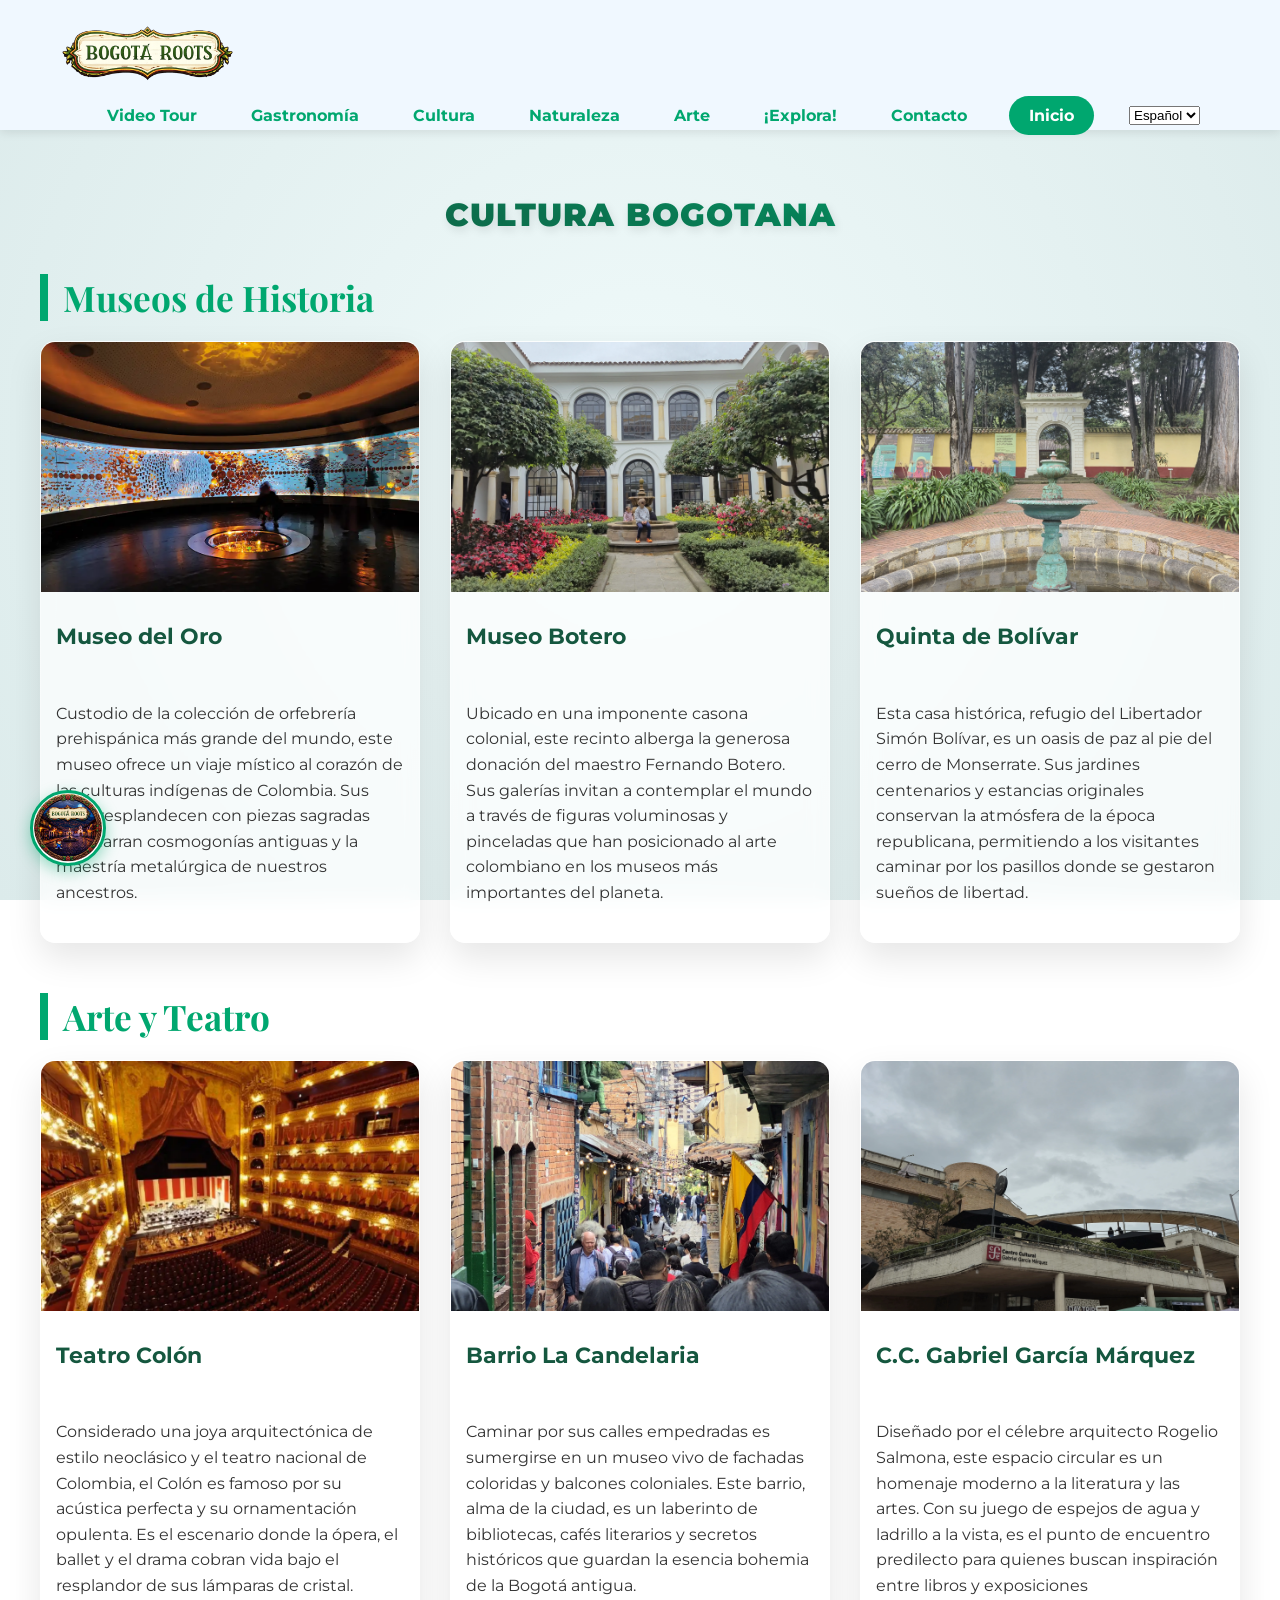
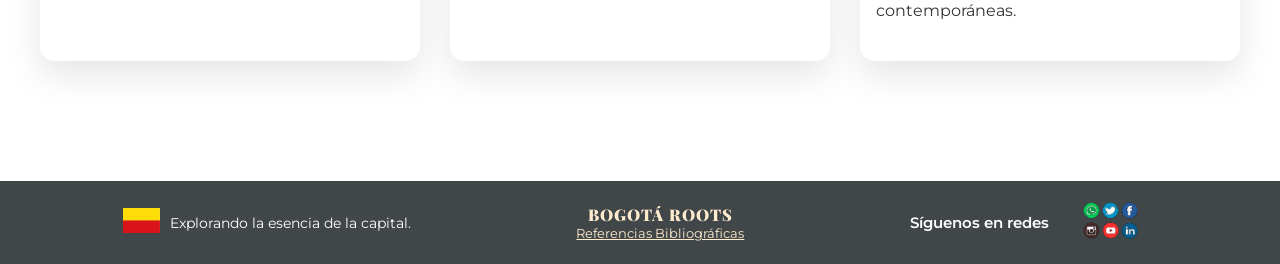
<file: cultura.html>
<!DOCTYPE html>
<html lang="es">
<head>
    <meta charset="UTF-8">
    <meta name="viewport" content="width=device-width, initial-scale=1.0">
    <title>Cultura - Bogotá Roots</title>
    <link rel="stylesheet" href="css/estilos.css">
</head>
<body>
    <header>
        <div class="menu-icon" onclick="toggleMenu()" style="font-size: 35px; cursor: pointer; color: #00a76f; display: none;">&#9776;</div>
        
        <div class="logo">
            <img src="images/BR.png" alt="Logo" title="Photo Gallery" style="cursor: pointer;" onclick="abrirGaleria()">
        </div>
        
        <nav id="menu-principal">
            <div class="cerrar-menu" onclick="toggleMenu()" style="display: none;">&times;</div>
            <ul>
                <li><a href="#" onclick="abrirVideoTour(event); toggleMenu();" data-key="nav-inicio">Video Tour</a></li>
                <li><a href="gastronomia.html" data-key="nav-gastronomia">Gastronomía</a></li>
                <li><a href="cultura.html" data-key="nav-cultura">Cultura</a></li>
                <li><a href="naturaleza.html" data-key="nav-naturaleza">Naturaleza</a></li>
                <li><a href="arte.html" data-key="nav-arte">Arte</a></li>
                <li><a href="explora!.html" data-key="nav-explora">¡Explora!</a></li>
                <li><a href="contacto.html" data-key="nav-contacto">Contacto</a></li>
                <li><a href="index.html" data-key="nav-home">Inicio</a></li>
            </ul>
        </nav>

        <div class="idioma">
            <select id="language-select" onchange="changeLanguage()">
                <option value="es">Español</option>
                <option value="en">English</option>
            </select>
        </div>
    </header>

    <main class="seccion-detalle">
        <h1 class="titulo-seccion" data-key="cult-titulo">Cultura Bogotana</h1>

        <div class="subseccion">
            <h2 class="subtitulo" data-key="sub-museos">Museos de Historia</h2>
            <div class="experiencias-grid">
                <div class="experiencia-item" onclick="abrirModal('https://www.youtube.com/embed/_rj9YWmLo5E?autoplay=1', 'https://www.google.com/maps/search/?api=1&query=Museo+del+Oro+Bogota')">
                    <img src="images/museo-oro.webp" alt="Museo del Oro">
                    <h4 data-key="oro-t">Museo del Oro</h4>
                    <p data-key="oro-p">Custodio de la colección de orfebrería prehispánica más grande del mundo, este museo ofrece un viaje místico al corazón de las culturas indígenas de Colombia. Sus salas resplandecen con piezas sagradas que narran cosmogonías antiguas y la maestría metalúrgica de nuestros ancestros.</p>
                </div>
                <div class="experiencia-item" onclick="abrirModal('https://www.youtube.com/embed/85s1nfEt6BQ?autoplay=1', 'https://www.google.com/maps/search/?api=1&query=Museo+Botero+Bogota')">
                    <img src="images/MuseoBotero.webp" alt="Museo Botero">
                    <h4 data-key="botero-t">Museo Botero</h4>
                    <p data-key="botero-p">Ubicado en una imponente casona colonial, este recinto alberga la generosa donación del maestro Fernando Botero. Sus galerías invitan a contemplar el mundo a través de figuras voluminosas y pinceladas que han posicionado al arte colombiano en los museos más importantes del planeta.</p>
                </div>
                <div class="experiencia-item" onclick="abrirModal('https://www.youtube.com/embed/PXxcgrbXeLY?autoplay=1', 'https://www.google.com/maps/search/?api=1&query=Quinta+de+Bolivar+Bogota')">
                    <img src="images/quintaBolivar.webp" alt="Quinta de Bolívar">
                    <h4 data-key="bolivar-t">Quinta de Bolívar</h4>
                    <p data-key="bolivar-p">Esta casa histórica, refugio del Libertador Simón Bolívar, es un oasis de paz al pie del cerro de Monserrate. Sus jardines centenarios y estancias originales conservan la atmósfera de la época republicana, permitiendo a los visitantes caminar por los pasillos donde se gestaron sueños de libertad.</p>
                </div>
            </div>
        </div>

        <div class="subseccion">
            <h2 class="subtitulo" data-key="sub-teatro">Arte y Teatro</h2>
            <div class="experiencias-grid">
                <div class="experiencia-item" onclick="abrirModal('https://www.youtube.com/embed/qLCGzCLTU40?autoplay=1', 'https://www.google.com/maps/search/?api=1&query=Teatro+Colon+Bogota')">
                    <img src="images/teatro-colon.webp" alt="Teatro Colón">
                    <h4 data-key="colon-t">Teatro Colón</h4>
                    <p data-key="colon-p">Considerado una joya arquitectónica de estilo neoclásico y el teatro nacional de Colombia, el Colón es famoso por su acústica perfecta y su ornamentación opulenta. Es el escenario donde la ópera, el ballet y el drama cobran vida bajo el resplandor de sus lámparas de cristal.</p>
                </div>
                <div class="experiencia-item" onclick="abrirModal('https://www.youtube.com/embed/TIiBQwsj55w?autoplay=1', 'https://www.google.com/maps/search/?api=1&query=Barrio+La+Candelaria+Bogota')">
                    <img src="images/laCandelaria.webp" alt="Barrio La Candelaria">
                    <h4 data-key="cande-t">Barrio La Candelaria</h4>
                    <p data-key="cande-p">Caminar por sus calles empedradas es sumergirse en un museo vivo de fachadas coloridas y balcones coloniales. Este barrio, alma de la ciudad, es un laberinto de bibliotecas, cafés literarios y secretos históricos que guardan la esencia bohemia de la Bogotá antigua.</p>
                </div>
                <div class="experiencia-item" onclick="abrirModal('https://www.youtube.com/embed/BbFj902Rd9Q?autoplay=1', 'https://www.google.com/maps/search/?api=1&query=Centro+Cultural+Gabriel+Garcia+Marquez+Bogota')">
                    <img src="images/CentroCulturalGGM.webp" alt="Gabriel García Márquez">
                    <h4 data-key="ggm-t">C.C. Gabriel García Márquez</h4>
                    <p data-key="ggm-p">Diseñado por el célebre arquitecto Rogelio Salmona, este espacio circular es un homenaje moderno a la literatura y las artes. Con su juego de espejos de agua y ladrillo a la vista, es el punto de encuentro predilecto para quienes buscan inspiración entre libros y exposiciones contemporáneas.</p>
                </div>
            </div>
        </div>
    </main>

    <div id="videoModal" class="modal">
        <div class="modal-content">
            <span class="close" onclick="cerrarModal()">×</span>
            <div style="position:relative; padding-bottom:56.25%; height:0; overflow:hidden;">
                <iframe id="videoYoutube" style="position:absolute; top:0; left:0; width:100%; height:100%;" src="" frameborder="0" allow="autoplay; encrypted-media" allowfullscreen></iframe>
            </div>
            <div style="background-color: white; padding: 15px; text-align: center;">
                <a id="btnUbicacion" href="#" target="_blank" style="display: inline-block; background-color: #15573f; color: white; border-radius: 50px; padding: 12px 25px; font-family: 'Montserrat', sans-serif; font-weight: 700; text-decoration: none; text-transform: uppercase; font-size: 0.9rem; transition: 0.3s;">
                    📍 Ver Ubicación en el Mapa
                </a>
            </div>
        </div>
    </div>

    <div id="modalGaleria" style="display: none; position: fixed; z-index: 9999; left: 0; top: 0; width: 100%; height: 100%; background-color: rgba(0,0,0,0.9); backdrop-filter: blur(8px); overflow-y: auto;">
        <span onclick="cerrarGaleria()" style="position: fixed; top: 20px; right: 30px; font-size: 45px; font-weight: bold; color: white; cursor: pointer; z-index: 10000;">×</span>
        <div style="padding: 60px 20px; max-width: 1200px; margin: 0 auto;">
            <h2 style="color: white; text-align: center; font-family: 'Playfair Display', serif; font-size: 2.5rem; margin-bottom: 30px;" data-key="galeria-titulo">Galería de Bogotá Roots</h2>
            <div class="galeria-grid">
                <img src="ImagenesPropiasWebp/BogotaRoots (24).webp" alt="Bogotá Roots 24" loading="lazy">
                <img src="ImagenesPropiasWebp/BogotaRoots (25).webp" alt="Bogotá Roots 25" loading="lazy">
                <img src="ImagenesPropiasWebp/BogotaRoots (26).webp" alt="Bogotá Roots 26" loading="lazy">
                <img src="ImagenesPropiasWebp/BogotaRoots (27).webp" alt="Bogotá Roots 27" loading="lazy">
                <img src="ImagenesPropiasWebp/BogotaRoots (28).webp" alt="Bogotá Roots 28" loading="lazy">
                <img src="ImagenesPropiasWebp/BogotaRoots (29).webp" alt="Bogotá Roots 29" loading="lazy">
                <img src="ImagenesPropiasWebp/BogotaRoots (30).webp" alt="Bogotá Roots 30" loading="lazy">
                <img src="ImagenesPropiasWebp/BogotaRoots (31).webp" alt="Bogotá Roots 31" loading="lazy">
                <img src="ImagenesPropiasWebp/BogotaRoots (32).webp" alt="Bogotá Roots 32" loading="lazy">
                <img src="ImagenesPropiasWebp/BogotaRoots (33).webp" alt="Bogotá Roots 33" loading="lazy">
                <img src="ImagenesPropiasWebp/BogotaRoots (34).webp" alt="Bogotá Roots 34" loading="lazy">
                <img src="ImagenesPropiasWebp/BogotaRoots (35).webp" alt="Bogotá Roots 35" loading="lazy">
                <img src="ImagenesPropiasWebp/BogotaRoots (36).webp" alt="Bogotá Roots 36" loading="lazy">
                <img src="ImagenesPropiasWebp/BogotaRoots (37).webp" alt="Bogotá Roots 37" loading="lazy">
                <img src="ImagenesPropiasWebp/BogotaRoots (38).webp" alt="Bogotá Roots 38" loading="lazy">
                <img src="ImagenesPropiasWebp/BogotaRoots (39).webp" alt="Bogotá Roots 39" loading="lazy">
                <img src="ImagenesPropiasWebp/BogotaRoots (40).webp" alt="Bogotá Roots 40" loading="lazy">
                <img src="ImagenesPropiasWebp/BogotaRoots (41).webp" alt="Bogotá Roots 41" loading="lazy">
                <img src="ImagenesPropiasWebp/BogotaRoots (42).webp" alt="Bogotá Roots 42" loading="lazy">
                <img src="ImagenesPropiasWebp/BogotaRoots (43).webp" alt="Bogotá Roots 43" loading="lazy">
                <img src="ImagenesPropiasWebp/BogotaRoots (44).webp" alt="Bogotá Roots 44" loading="lazy">
                <img src="ImagenesPropiasWebp/BogotaRoots (45).webp" alt="Bogotá Roots 45" loading="lazy">
                <img src="ImagenesPropiasWebp/BogotaRoots (46).webp" alt="Bogotá Roots 46" loading="lazy">
                <img src="ImagenesPropiasWebp/BogotaRoots (47).webp" alt="Bogotá Roots 47" loading="lazy">
                <img src="ImagenesPropiasWebp/BogotaRoots (48).webp" alt="Bogotá Roots 48" loading="lazy">
                <img src="ImagenesPropiasWebp/BogotaRoots (49).webp" alt="Bogotá Roots 49" loading="lazy">
                <img src="ImagenesPropiasWebp/BogotaRoots (50).webp" alt="Bogotá Roots 50" loading="lazy">
                <img src="ImagenesPropiasWebp/BogotaRoots (51).webp" alt="Bogotá Roots 51" loading="lazy">
                <img src="ImagenesPropiasWebp/BogotaRoots (52).webp" alt="Bogotá Roots 52" loading="lazy">               
            </div>
        </div>
    </div>

    <div id="modalRef" style="display: none; position: fixed; z-index: 9999; left: 0; top: 0; width: 100%; height: 100%; background-color: rgba(0,0,0,0.8); backdrop-filter: blur(5px);">
        <div style="background-color: #fff; margin: 5% auto; padding: 30px; border-radius: 20px; width: 80%; max-width: 700px; box-shadow: 0 5px 30px rgba(0,0,0,0.5); position: relative; max-height: 80vh; overflow-y: auto;">
            <span onclick="cerrarRef()" style="position: absolute; top: 15px; right: 20px; font-size: 30px; font-weight: bold; color: #15573f; cursor: pointer;">×</span>
            <h2 style="font-family: 'Playfair Display', serif; font-weight: 700; color: #15573f; font-size: 1.8rem; margin-bottom: 10px;" data-key="ref-titulo">Referencias Bibliográficas (APA 7)</h2>
            <div style="width: 60px; height: 4px; background-color: #00a76f; margin-bottom: 30px;"></div>
            <ul style="list-style: none; padding: 0;">
                <li data-key="ref-1" style="font-size: 0.9rem; color: #444; margin-bottom: 20px; line-height: 1.6; padding-left: 20px; border-left: 3px solid #ddd;">Cote Daza, S. P., Guzmán Jiménez, M. J., Quintero Hernández, L. F., Beltrán Virgüez, J. E., & Barón-Chivara, J. A. (2024). Análisis del Potencial del Turismo Gastronómico en la localidad La Candelaria, Bogotá. <i>Cuadernos de Administración</i>, 40(79). <a href="https://doi.org/10.25100/cdea.v40i79.13411" target="_blank" style="color: #00a76f;">https://doi.org/10.25100/cdea.v40i79.13411</a></li>
                <li data-key="ref-2" style="font-size: 0.9rem; color: #444; margin-bottom: 20px; line-height: 1.6; padding-left: 20px; border-left: 3px solid #ddd;">Ministerio de Cultura de Colombia. (2023). <i>Patrimonio Cultural Material de Bogotá</i>. Recuperado de <a href="https://www.mincultura.gov.co" target="_blank" style="color: #00a76f;">https://www.mincultura.gov.co</a></li>
                <li data-key="ref-3" style="font-size: 0.9rem; color: #444; margin-bottom: 20px; line-height: 1.6; padding-left: 20px; border-left: 3px solid #ddd;">Secretaría Distrital de Ambiente. (2024). <i>Estructura Ecológica Principal de Bogotá</i>. Recuperado de <a href="https://www.ambientebogota.gov.co" target="_blank" style="color: #00a76f;">https://www.ambientebogota.gov.co</a></li>
                <li data-key="ref-4" style="font-size: 0.9rem; color: #444; margin-bottom: 20px; line-height: 1.6; padding-left: 20px; border-left: 3px solid #ddd;">Secretaría de Cultura, Recreación y Deporte. (2023). <i>Distritos Creativos de Bogotá</i>. Recuperado de <a href="https://www.culturarecreacionydeporte.gov.co" target="_blank" style="color: #00a76f;">https://www.culturarecreacionydeporte.gov.co</a></li>
                <li data-key="ref-5" style="font-size: 0.9rem; color: #444; margin-bottom: 20px; line-height: 1.6; padding-left: 20px; border-left: 3px solid #ddd;">OpenAI. (2026). <i>ChatGPT (Modelo Gemini 3 Flash)</i> [Software de Inteligencia Artificial]. Generación de estructura y asistencia técnica. <a href="https://gemini.google.com/" target="_blank" style="color: #00a76f;">https://gemini.google.com/</a></li>
            </ul>
        </div>
    </div>
    <a href="https://nahumb.itch.io/brgame" target="_blank" class="boton-flotante" title="¡Juega Bogotá Roots!">
        <img src="images/BRico.webp" alt="Icono Bogotá Roots">
    </a>
    <footer>
        <div class="footer-container">
            <div class="footer-left">
                <div class="legend-wrapper">
                    <a href="https://bogota.gov.co/" target="_blank" rel="noopener noreferrer">
                        <img src="images/Bandera_bogota.png" alt="Bandera de Bogotá" class="footer-flag">
                    </a>
                    <p data-key="footer-leyenda">Explorando la esencia de la capital.</p>
                </div>
            </div>
            <div class="footer-center">
                <h1>Bogotá Roots</h1>
                <p><a href="javascript:void(0)" onclick="abrirRef()" style="font-size: 0.8rem; color: blanchedalmond; text-decoration: underline;">Referencias Bibliográficas</a></p>
            </div>
            <div class="footer-right">
                <div class="social-wrapper">
                    <span data-key="footer-redes">Síguenos en redes</span>
                    <a href="https://linktr.ee/CoversNoPro" target="_blank" rel="noopener noreferrer">
                        <img src="images/redes.png" alt="Redes Sociales" class="footer-social-img">
                    </a>
                </div>
            </div>
        </div>
    </footer>

    <script>
        function abrirModal(urlVideo, urlMapa) {
            document.getElementById("videoYoutube").src = urlVideo;
            document.getElementById("btnUbicacion").href = urlMapa;
            document.getElementById("videoModal").style.display = "block";
        }
        
        function cerrarModal() {
            document.getElementById("videoModal").style.display = "none";
            document.getElementById("videoYoutube").src = "";
        }

        function abrirRef() {
            document.getElementById("modalRef").style.display = "block";
        }

        function cerrarRef() {
            document.getElementById("modalRef").style.display = "none";
        }

        function abrirGaleria() {
            document.getElementById("modalGaleria").style.display = "block";
            document.body.style.overflow = "hidden";
        }

        function cerrarGaleria() {
            document.getElementById("modalGaleria").style.display = "none";
            document.body.style.overflow = "auto";
        }

        // =========================================
        // NUEVO: LÓGICA DEL MODAL VIDEO TOUR GLOBAL
        // =========================================
        function abrirVideoTour(event) {
            event.preventDefault(); 

            // ID temporal del video
            const videoId = "ZXUdKVIGflo"; 
            const iframeSrc = `https://www.youtube.com/embed/${videoId}?autoplay=1`;

            let modal = document.getElementById('globalVideoTourModal');

            if (!modal) {
                modal = document.createElement('div');
                modal.id = 'globalVideoTourModal';
                modal.innerHTML = `
                    <div class="modal-content">
                        <span class="close-tour" onclick="cerrarVideoTour()">×</span>
                        <div class="video-container">
                            <iframe id="globalTourIframe" src="${iframeSrc}" frameborder="0" allow="autoplay; encrypted-media" allowfullscreen></iframe>
                        </div>
                    </div>
                `;
                document.body.appendChild(modal);
            } else {
                document.getElementById('globalTourIframe').src = iframeSrc;
            }

            modal.style.display = 'block';
            document.body.style.overflow = "hidden"; 
        }

        function cerrarVideoTour() {
            const modal = document.getElementById('globalVideoTourModal');
            if (modal) {
                modal.style.display = 'none';
                document.getElementById('globalTourIframe').src = ""; 
                document.body.style.overflow = "auto"; 
            }
        }

        // Modificamos el onclick global para incluir el nuevo modal
        window.onclick = function(event) {
            if (event.target == document.getElementById("videoModal")) { cerrarModal(); }
            if (event.target == document.getElementById("modalGaleria")) { cerrarGaleria(); }
            if (event.target == document.getElementById("modalRef")) { cerrarRef(); }
            
            const modalVideoTour = document.getElementById('globalVideoTourModal');
            if (modalVideoTour && event.target == modalVideoTour) { cerrarVideoTour(); }
        }

        const translations = {
            "es": {
                "nav-inicio": "Video Tour", "nav-gastronomia": "Gastronomía", "nav-cultura": "Cultura", "nav-naturaleza": "Naturaleza", "nav-arte": "Arte", "nav-explora": "¡Explora!", "nav-contacto": "Contacto", "nav-home": "Inicio",
                "cult-titulo": "Cultura Bogotana", "sub-museos": "Museos de Historia", "sub-teatro": "Arte y Teatro",
                "oro-t": "Museo del Oro", "oro-p": "Custodio de la colección de orfebrería prehispánica más grande del mundo, este museo ofrece un viaje místico al corazón de las culturas indígenas de Colombia. Sus salas resplandecen con piezas sagradas que narran cosmogonías antiguas y la maestría metalúrgica de nuestros ancestros.",
                "botero-t": "Museo Botero", "botero-p": "Ubicado en una imponente casona colonial, este recinto alberga la generosa donación del maestro Fernando Botero. Sus galerías invitan a contemplar el mundo a través de figuras voluminosas y pinceladas que han posicionado al arte colombiano en los museos más importantes del planeta.",
                "bolivar-t": "Quinta de Bolívar", "bolivar-p": "Esta casa histórica, refugio del Libertador Simón Bolívar, es un oasis de paz al pie del cerro de Monserrate. Sus jardines centenarios y estancias originales conservan la atmósfera de la época republicana, permitiendo a los visitantes caminar por los pasillos donde se gestaron sueños de libertad.",
                "colon-t": "Teatro Colón", "colon-p": "Considerado una joya arquitectónica de estilo neoclásico y el teatro nacional de Colombia, el Colón es famoso por su acústica perfecta y su ornamentación opulenta. Es el escenario donde la ópera, el ballet y el drama cobran vida bajo el resplandor de sus lámparas de cristal.",
                "cande-t": "Barrio La Candelaria", "cande-p": "Caminar por sus calles empedradas es sumergirse en un museo vivo de fachadas coloridas y balcones coloniales. Este barrio, alma de la ciudad, es un laberinto de bibliotecas, cafés literarios y secretos históricos que guardan la esencia bohemia de la Bogotá antigua.",
                "ggm-t": "C.C. Gabriel García Márquez", "ggm-p": "Diseñado por el célebre arquitecto Rogelio Salmona, este espacio circular es un homenaje moderno a la literatura y las artes. Con su juego de espejos de agua y ladrillo a la vista, es el punto de encuentro predilecto para quienes buscan inspiración entre libros y exposiciones contemporáneas.",
                "footer-leyenda": "Explorando la esencia de la capital.", "footer-redes": "Síguenos en redes",
                "ref-titulo": "Referencias Bibliográficas (APA 7)", "galeria-titulo": "Galería de Bogotá Roots"
            },
            "en": {
                "nav-inicio": "Video Tour", "nav-gastronomia": "Gastronomy", "nav-cultura": "Culture", "nav-naturaleza": "Nature", "nav-arte": "Art", "nav-explora": "Explore!", "nav-contacto": "Contact", "nav-home": "Home",
                "cult-titulo": "Bogota Culture", "sub-museos": "History Museums", "sub-teatro": "Art & Theater",
                "oro-t": "Gold Museum", "oro-p": "Guardian of the world's largest pre-Hispanic gold collection, this museum offers a mystical journey to the heart of Colombia's indigenous cultures. Its rooms shine with sacred pieces that tell ancient cosmogonies and the metallurgical mastery of our ancestors.",
                "botero-t": "Botero Museum", "botero-p": "Located in an imposing colonial mansion, this venue houses the generous donation of master Fernando Botero. Its galleries invite you to contemplate the world through voluminous figures and brushstrokes that have positioned Colombian art in the most important museums on the planet.",
                "bolivar-t": "Bolivar's Villa", "bolivar-p": "This historic house, refuge of the Liberator Simon Bolivar, is an oasis of peace at the foot of the Monserrate hill. Its centennial gardens and original rooms preserve the atmosphere of the republican era, allowing visitors to walk through the corridors where dreams of freedom were created.",
                "colon-t": "Colon Theater", "colon-p": "Considered a neoclassical architectural jewel and the national theater of Colombia, the Colon is famous for its perfect acoustics and opulent ornamentation. It is the stage where opera, ballet, and drama come to life under the glow of its crystal lamps.",
                "cande-t": "La Candelaria Neighborhood", "cande-p": "Walking through its cobblestone streets is to immerse yourself in a living museum of colorful facades and colonial balconies. This neighborhood, the soul of the city, is a labyrinth of libraries, literary cafes, and historical secrets that guard the bohemian essence of old Bogota.",
                "ggm-t": "Gabriel García Márquez Cultural Center", "ggm-p": "Designed by the celebrated architect Rogelio Salmona, this circular space is a modern tribute to literature and the arts. With its play of water mirrors and exposed brick, it is the favorite meeting point for those seeking inspiration among books and contemporary exhibitions.",
                "footer-leyenda": "Exploring the essence of the capital.", "footer-redes": "Follow us",
                "ref-titulo": "Bibliographic References (APA 7)", "galeria-titulo": "Bogota Roots Gallery"
            }
        };

        function changeLanguage() {
            const lang = document.getElementById("language-select").value;
            localStorage.setItem("selectedLanguage", lang); 

            const elements = document.querySelectorAll("[data-key]");
            elements.forEach(el => {
                const key = el.getAttribute("data-key");
                if (translations[lang][key]) { el.innerText = translations[lang][key]; }
            });
        }

        window.onload = function() {
            const savedLang = localStorage.getItem("selectedLanguage");
            if (savedLang) {
                document.getElementById("language-select").value = savedLang;
                changeLanguage();
            }
        };
        // =========================================
        // FUNCIÓN DEL MENÚ HAMBURGUESA
        // =========================================
        function toggleMenu() {
            var menu = document.getElementById("menu-principal");
            if (menu.classList.contains("activo")) {
                menu.classList.remove("activo");
            } else {
                menu.classList.add("activo");
            }
        }
        // =========================================
        // EFECTO CRISTAL EN EL HEADER AL HACER SCROLL
        // =========================================
        window.addEventListener("scroll", function() {
            var header = document.querySelector("header");
            // Si el usuario baja más de 50 píxeles, se activa el efecto
            if (window.scrollY > 50) {
                header.classList.add("header-scrolled");
            } else {
                // Si regresa arriba, vuelve a ser sólido
                header.classList.remove("header-scrolled");
            }
        });
    </script>
</body>
</html>
</file>
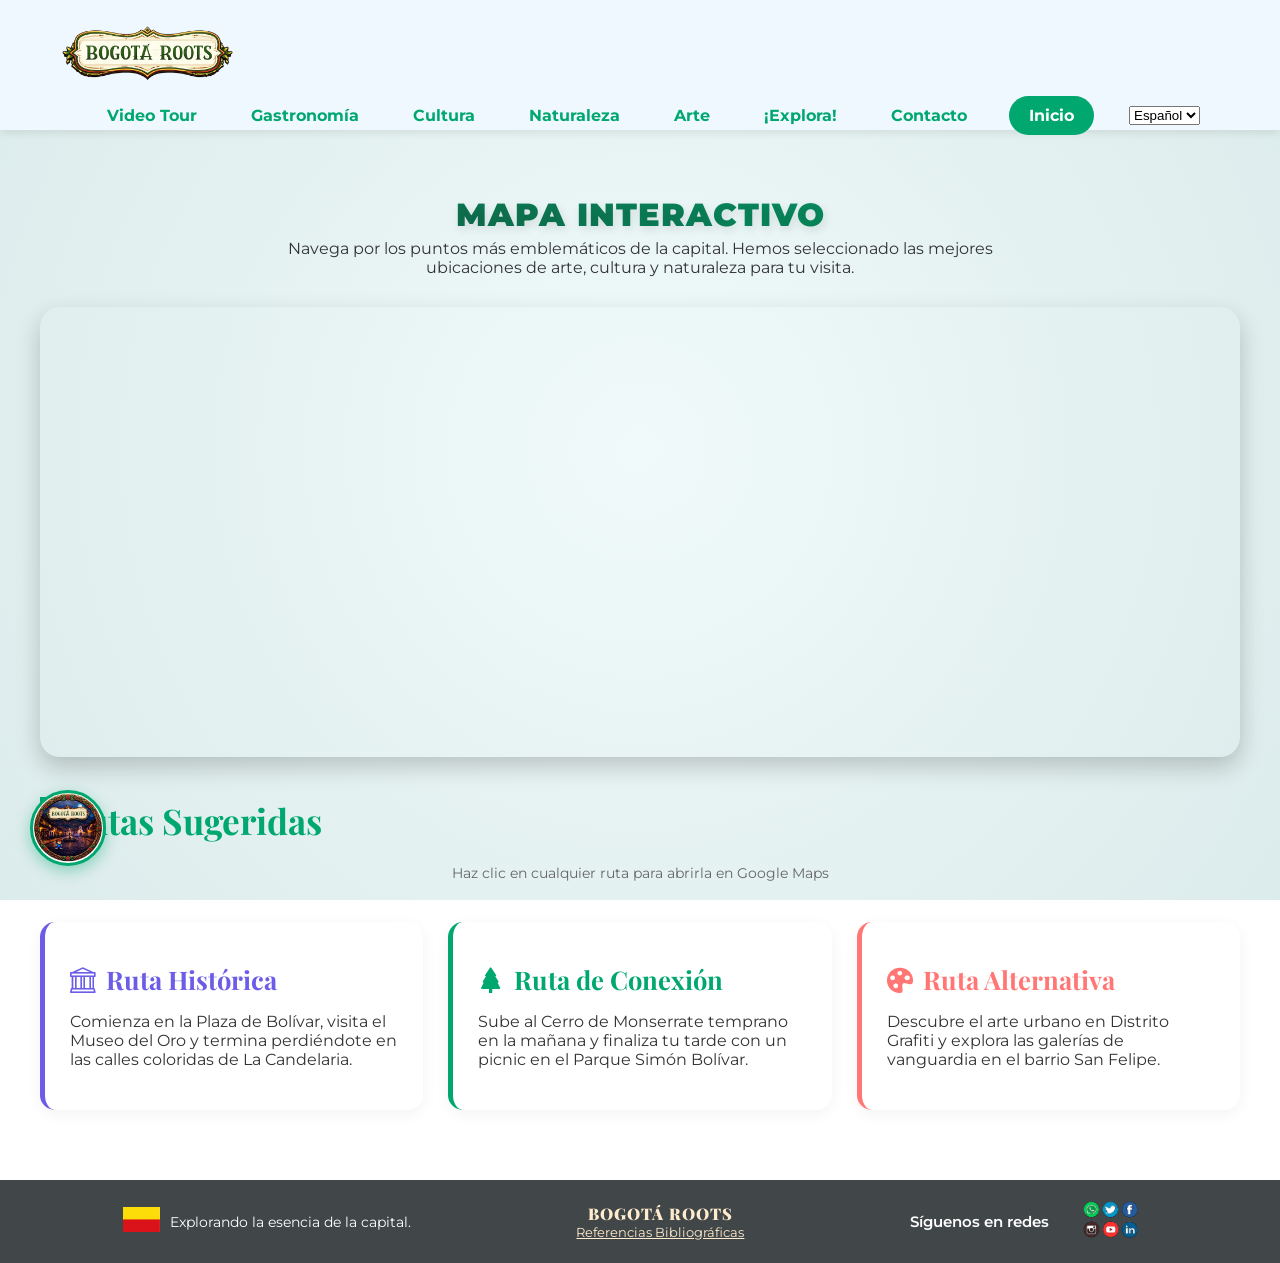
<file: explora!.html>
<!DOCTYPE html>
<html lang="es">
<head>
    <meta charset="UTF-8">
    <meta name="viewport" content="width=device-width, initial-scale=1.0">
    <title>Explora Bogotá - Bogotá Roots</title>
    <link rel="stylesheet" href="css/estilos.css">
    
    <link rel="stylesheet" href="https://cdn.jsdelivr.net/npm/bootstrap-icons@1.11.3/font/bootstrap-icons.min.css">

    <style>
        .map-container {
            width: 100%;
            height: 450px;
            margin: 30px 0;
            border-radius: 20px;
            overflow: hidden;
            box-shadow: 0 10px 25px rgba(0,0,0,0.2);
        }
        .rutas-container {
            display: grid;
            grid-template-columns: repeat(auto-fit, minmax(300px, 1fr));
            gap: 25px;
            margin-top: 40px;
        }
        
        /* Estilos para que las tarjetas parezcan botones y tengan animación al pasar el mouse */
        .ruta-card {
            background: #fff;
            padding: 25px;
            border-radius: 15px;
            border-left: 5px solid #6c5ce7;
            box-shadow: 0 4px 15px rgba(0,0,0,0.05);
            text-decoration: none; /* Quitar subrayado del link */
            color: inherit; /* Heredar color de texto */
            display: block; /* Para que todo el bloque sea clicable */
            transition: transform 0.3s ease, box-shadow 0.3s ease;
        }
        
        .ruta-card:hover {
            transform: translateY(-5px);
            box-shadow: 0 10px 20px rgba(0,0,0,0.1);
        }

        .ruta-card h3 {
            color: #6c5ce7;
            margin-bottom: 10px;
            display: flex;
            align-items: center;
            gap: 10px; /* Espacio entre el icono y el texto */
        }
        
        /* Ajuste de colores para los títulos específicos */
        .ruta-conexion h3 { color: #00a76f; }
        .ruta-alternativa h3 { color: #ff7675; }

        /* ESTILOS NUEVOS: GALERÍA MINIMALISTA */
        .galeria-grid {
            display: grid;
            grid-template-columns: repeat(auto-fill, minmax(250px, 1fr));
            gap: 15px;
            padding: 20px;
        }
        .galeria-grid img {
            width: 100%;
            height: 200px;
            object-fit: cover;
            border-radius: 10px;
            transition: transform 0.3s ease, box-shadow 0.3s ease;
        }
        .galeria-grid img:hover {
            transform: scale(1.05);
            box-shadow: 0 10px 20px rgba(0,0,0,0.3);
        }

        /* ESTILOS NUEVOS: ANIMACIONES DERECHAS */
        .logo img {
            transition: transform 0.3s ease, filter 0.3s ease; 
        }
        .logo img:hover {
            transform: scale(1.08); 
            filter: drop-shadow(0px 5px 15px rgba(0, 167, 111, 0.4)); 
        }

        .footer-flag {
            transition: transform 0.3s ease, filter 0.3s ease; 
        }
        .footer-flag:hover {
            transform: scale(1.2); 
            filter: drop-shadow(0px 4px 8px rgba(255, 255, 255, 0.4)); 
        }
    </style>
</head>
<body>
    <header>
        <div class="menu-icon" onclick="toggleMenu()" style="font-size: 35px; cursor: pointer; color: #00a76f; display: none;">&#9776;</div>
        
        <div class="logo">
            <img src="images/BR.png" alt="Logo" title="Photo Gallery" style="cursor: pointer;" onclick="abrirGaleria()">
        </div>
        
        <nav id="menu-principal">
            <div class="cerrar-menu" onclick="toggleMenu()" style="display: none;">&times;</div>
            <ul>
                <li><a href="#" onclick="abrirVideoTour(event); toggleMenu();" data-key="nav-inicio">Video Tour</a></li>
                <li><a href="gastronomia.html" data-key="nav-gastronomia">Gastronomía</a></li>
                <li><a href="cultura.html" data-key="nav-cultura">Cultura</a></li>
                <li><a href="naturaleza.html" data-key="nav-naturaleza">Naturaleza</a></li>
                <li><a href="arte.html" data-key="nav-arte">Arte</a></li>
                <li><a href="explora!.html" data-key="nav-explora">¡Explora!</a></li>
                <li><a href="contacto.html" data-key="nav-contacto">Contacto</a></li>
                <li><a href="index.html" data-key="nav-home">Inicio</a></li>
            </ul>
        </nav>

        <div class="idioma">
            <select id="language-select" onchange="changeLanguage()">
                <option value="es">Español</option>
                <option value="en">English</option>
            </select>
        </div>
    </header>

    <main class="seccion-detalle">
        <h1 class="titulo-seccion" data-key="exp-titulo">Mapa Interactivo</h1>
        
        <p style="text-align: center; max-width: 800px; margin: 0 auto;" data-key="exp-p">
            Navega por los puntos más emblemáticos de la capital. Hemos seleccionado las mejores ubicaciones de arte, cultura y naturaleza para tu visita.
        </p>

        <div class="map-container">
            <iframe 
                src="https://maps.google.com/maps?q=La%20Candelaria,%20Bogot%C3%A1&t=&z=14&ie=UTF8&iwloc=&output=embed" 
                width="100%" height="100%" style="border:0;" allowfullscreen="" loading="lazy" referrerpolicy="no-referrer-when-downgrade">
            </iframe>
        </div>

        <h2 class="subtitulo" data-key="exp-sub">Rutas Sugeridas</h2>
        <p style="text-align: center; font-size: 0.9rem; color: #666;">Haz clic en cualquier ruta para abrirla en Google Maps</p>
        
        <div class="rutas-container">
            <a href="https://www.google.com/maps/dir/Plaza+de+Bol%C3%ADvar,+Bogot%C3%A1/Museo+del+Oro,+Bogot%C3%A1/La+Candelaria,+Bogot%C3%A1" target="_blank" class="ruta-card">
                <h3 data-key="ruta-h-t"><i class="bi bi-bank"></i> Ruta Histórica</h3>
                <p data-key="ruta-h-p">Comienza en la Plaza de Bolívar, visita el Museo del Oro y termina perdiéndote en las calles coloridas de La Candelaria.</p>
            </a>
            
            <a href="https://www.google.com/maps/dir/Cerro+de+Monserrate,+Bogot%C3%A1/Parque+Metropolitano+Sim%C3%B3n+Bol%C3%ADvar,+Bogot%C3%A1" target="_blank" class="ruta-card ruta-conexion" style="border-left-color: #00a76f;">
                <h3 data-key="ruta-c-t"><i class="bi bi-tree-fill"></i> Ruta de Conexión</h3>
                <p data-key="ruta-c-p">Sube al Cerro de Monserrate temprano en la mañana y finaliza tu tarde con un picnic en el Parque Simón Bolívar.</p>
            </a>
            
            <a href="https://www.google.com/maps/dir/Distrito+Grafiti,+Bogot%C3%A1/Barrio+San+Felipe,+Bogot%C3%A1" target="_blank" class="ruta-card ruta-alternativa" style="border-left-color: #ff7675;">
                <h3 data-key="ruta-a-t"><i class="bi bi-palette-fill"></i> Ruta Alternativa</h3>
                <p data-key="ruta-a-p">Descubre el arte urbano en Distrito Grafiti y explora las galerías de vanguardia en el barrio San Felipe.</p>
            </a>
        </div>
    </main>

    <div id="modalGaleria" style="display: none; position: fixed; z-index: 9999; left: 0; top: 0; width: 100%; height: 100%; background-color: rgba(0,0,0,0.9); backdrop-filter: blur(8px); overflow-y: auto;">
        <span onclick="cerrarGaleria()" style="position: fixed; top: 20px; right: 30px; font-size: 45px; font-weight: bold; color: white; cursor: pointer; z-index: 10000;">×</span>
        <div style="padding: 60px 20px; max-width: 1200px; margin: 0 auto;">
            <h2 style="color: white; text-align: center; font-family: 'Playfair Display', serif; font-size: 2.5rem; margin-bottom: 30px;" data-key="galeria-titulo">Galería de Bogotá Roots</h2>
            <div class="galeria-grid">
              <img src="ImagenesPropiasWebp/BogotaRoots (111).webp" alt="Bogotá Roots 111" loading="lazy">
                <img src="ImagenesPropiasWebp/BogotaRoots (112).webp" alt="Bogotá Roots 112" loading="lazy">
                <img src="ImagenesPropiasWebp/BogotaRoots (113).webp" alt="Bogotá Roots 113" loading="lazy">
                <img src="ImagenesPropiasWebp/BogotaRoots (114).webp" alt="Bogotá Roots 114" loading="lazy">
                <img src="ImagenesPropiasWebp/BogotaRoots (115).webp" alt="Bogotá Roots 115" loading="lazy">
                <img src="ImagenesPropiasWebp/BogotaRoots (116).webp" alt="Bogotá Roots 116" loading="lazy">
                <img src="ImagenesPropiasWebp/BogotaRoots (117).webp" alt="Bogotá Roots 117" loading="lazy">
                <img src="ImagenesPropiasWebp/BogotaRoots (118).webp" alt="Bogotá Roots 118" loading="lazy">
                <img src="ImagenesPropiasWebp/BogotaRoots (119).webp" alt="Bogotá Roots 119" loading="lazy">
                <img src="ImagenesPropiasWebp/BogotaRoots (120).webp" alt="Bogotá Roots 120" loading="lazy">
                <img src="ImagenesPropiasWebp/BogotaRoots (121).webp" alt="Bogotá Roots 121" loading="lazy">
                <img src="ImagenesPropiasWebp/BogotaRoots (122).webp" alt="Bogotá Roots 122" loading="lazy">
                <img src="ImagenesPropiasWebp/BogotaRoots (123).webp" alt="Bogotá Roots 123" loading="lazy">
                <img src="ImagenesPropiasWebp/BogotaRoots (124).webp" alt="Bogotá Roots 124" loading="lazy">
                <img src="ImagenesPropiasWebp/BogotaRoots (125).webp" alt="Bogotá Roots 125" loading="lazy">
                <img src="ImagenesPropiasWebp/BogotaRoots (126).webp" alt="Bogotá Roots 126" loading="lazy">
                <img src="ImagenesPropiasWebp/BogotaRoots (127).webp" alt="Bogotá Roots 127" loading="lazy">
                <img src="ImagenesPropiasWebp/BogotaRoots (128).webp" alt="Bogotá Roots 128" loading="lazy">
                <img src="ImagenesPropiasWebp/BogotaRoots (129).webp" alt="Bogotá Roots 129" loading="lazy">
                <img src="ImagenesPropiasWebp/BogotaRoots (130).webp" alt="Bogotá Roots 130" loading="lazy">
                <img src="ImagenesPropiasWebp/BogotaRoots (131).webp" alt="Bogotá Roots 131" loading="lazy">
                <img src="ImagenesPropiasWebp/BogotaRoots (132).webp" alt="Bogotá Roots 132" loading="lazy">
                <img src="ImagenesPropiasWebp/BogotaRoots (133).webp" alt="Bogotá Roots 133" loading="lazy">
                <img src="ImagenesPropiasWebp/BogotaRoots (134).webp" alt="Bogotá Roots 134" loading="lazy">
                <img src="ImagenesPropiasWebp/BogotaRoots (135).webp" alt="Bogotá Roots 135" loading="lazy">
                <img src="ImagenesPropiasWebp/BogotaRoots (136).webp" alt="Bogotá Roots 136" loading="lazy">
                <img src="ImagenesPropiasWebp/BogotaRoots (137).webp" alt="Bogotá Roots 137" loading="lazy">
                <img src="ImagenesPropiasWebp/BogotaRoots (138).webp" alt="Bogotá Roots 138" loading="lazy">
                <img src="ImagenesPropiasWebp/BogotaRoots (139).webp" alt="Bogotá Roots 139" loading="lazy">
            </div>
        </div>
    </div>

    <div id="modalRef" style="display: none; position: fixed; z-index: 9999; left: 0; top: 0; width: 100%; height: 100%; background-color: rgba(0,0,0,0.8); backdrop-filter: blur(5px);">
        <div style="background-color: #fff; margin: 5% auto; padding: 30px; border-radius: 20px; width: 80%; max-width: 700px; box-shadow: 0 5px 30px rgba(0,0,0,0.5); position: relative; max-height: 80vh; overflow-y: auto;">
            <span onclick="cerrarRef()" style="position: absolute; top: 15px; right: 20px; font-size: 30px; font-weight: bold; color: #15573f; cursor: pointer;">×</span>
            <h2 style="font-family: 'Playfair Display', serif; font-weight: 700; color: #15573f; font-size: 1.8rem; margin-bottom: 10px;" data-key="ref-titulo">Referencias Bibliográficas (APA 7)</h2>
            <div style="width: 60px; height: 4px; background-color: #00a76f; margin-bottom: 30px;"></div>
            <ul style="list-style: none; padding: 0;">
                <li data-key="ref-1" style="font-size: 0.9rem; color: #444; margin-bottom: 20px; line-height: 1.6; padding-left: 20px; border-left: 3px solid #ddd;">Cote Daza, S. P., Guzmán Jiménez, M. J., Quintero Hernández, L. F., Beltrán Virgüez, J. E., & Barón-Chivara, J. A. (2024). Análisis del Potencial del Turismo Gastronómico en la localidad La Candelaria, Bogotá. <i>Cuadernos de Administración</i>, 40(79). <a href="https://doi.org/10.25100/cdea.v40i79.13411" target="_blank" style="color: #00a76f;">https://doi.org/10.25100/cdea.v40i79.13411</a></li>
                <li data-key="ref-2" style="font-size: 0.9rem; color: #444; margin-bottom: 20px; line-height: 1.6; padding-left: 20px; border-left: 3px solid #ddd;">Ministerio de Cultura de Colombia. (2023). <i>Patrimonio Cultural Material de Bogotá</i>. Recuperado de <a href="https://www.mincultura.gov.co" target="_blank" style="color: #00a76f;">https://www.mincultura.gov.co</a></li>
                <li data-key="ref-3" style="font-size: 0.9rem; color: #444; margin-bottom: 20px; line-height: 1.6; padding-left: 20px; border-left: 3px solid #ddd;">Secretaría Distrital de Ambiente. (2024). <i>Estructura Ecológica Principal de Bogotá</i>. Recuperado de <a href="https://www.ambientebogota.gov.co" target="_blank" style="color: #00a76f;">https://www.ambientebogota.gov.co</a></li>
                <li data-key="ref-4" style="font-size: 0.9rem; color: #444; margin-bottom: 20px; line-height: 1.6; padding-left: 20px; border-left: 3px solid #ddd;">Secretaría de Cultura, Recreación y Deporte. (2023). <i>Distritos Creativos de Bogotá</i>. Recuperado de <a href="https://www.culturarecreacionydeporte.gov.co" target="_blank" style="color: #00a76f;">https://www.culturarecreacionydeporte.gov.co</a></li>
                <li data-key="ref-5" style="font-size: 0.9rem; color: #444; margin-bottom: 20px; line-height: 1.6; padding-left: 20px; border-left: 3px solid #ddd;">OpenAI. (2026). <i>ChatGPT (Modelo Gemini 3 Flash)</i> [Software de Inteligencia Artificial]. Generación de estructura y asistencia técnica. <a href="https://gemini.google.com/" target="_blank" style="color: #00a76f;">https://gemini.google.com/</a></li>
            </ul>
        </div>
    </div>
    <a href="https://nahumb.itch.io/brgame" target="_blank" class="boton-flotante" title="¡Juega Bogotá Roots!">
        <img src="images/BRico.webp" alt="Icono Bogotá Roots">
    </a>
    <footer>
        <div class="footer-container">
            <div class="footer-left">
                <div class="legend-wrapper">
                    <a href="https://bogota.gov.co/" target="_blank" rel="noopener noreferrer">
                        <img src="images/Bandera_bogota.png" alt="Bandera de Bogotá" class="footer-flag">
                    </a>
                    <p data-key="footer-leyenda">Explorando la esencia de la capital.</p>
                </div>
            </div>
            <div class="footer-center">
                <h1>Bogotá Roots</h1>
                <p><a href="javascript:void(0)" onclick="abrirRef()" style="font-size: 0.8rem; color: blanchedalmond; text-decoration: underline;">Referencias Bibliográficas</a></p>
            </div>
            <div class="footer-right">
                <div class="social-wrapper">
                    <span data-key="footer-redes">Síguenos en redes</span>
                    <a href="https://linktr.ee/CoversNoPro" target="_blank" rel="noopener noreferrer">
                        <img src="images/redes.png" alt="Redes Sociales" class="footer-social-img">
                    </a>
                </div>
            </div>
        </div>
    </footer>

    <script>
        function abrirRef() {
            document.getElementById("modalRef").style.display = "block";
        }

        function cerrarRef() {
            document.getElementById("modalRef").style.display = "none";
        }

        function abrirGaleria() {
            document.getElementById("modalGaleria").style.display = "block";
            document.body.style.overflow = "hidden";
        }

        function cerrarGaleria() {
            document.getElementById("modalGaleria").style.display = "none";
            document.body.style.overflow = "auto";
        }

        // =========================================
        // NUEVO: LÓGICA DEL MODAL VIDEO TOUR GLOBAL
        // =========================================
        function abrirVideoTour(event) {
            event.preventDefault(); 

            const videoId = "ZXUdKVIGflo"; 
            const iframeSrc = `https://www.youtube.com/embed/${videoId}?autoplay=1`;

            let modal = document.getElementById('globalVideoTourModal');

            if (!modal) {
                modal = document.createElement('div');
                modal.id = 'globalVideoTourModal';
                modal.innerHTML = `
                    <div class="modal-content">
                        <span class="close-tour" onclick="cerrarVideoTour()">×</span>
                        <div class="video-container">
                            <iframe id="globalTourIframe" src="${iframeSrc}" frameborder="0" allow="autoplay; encrypted-media" allowfullscreen></iframe>
                        </div>
                    </div>
                `;
                document.body.appendChild(modal);
            } else {
                document.getElementById('globalTourIframe').src = iframeSrc;
            }

            modal.style.display = 'block';
            document.body.style.overflow = "hidden"; 
        }

        function cerrarVideoTour() {
            const modal = document.getElementById('globalVideoTourModal');
            if (modal) {
                modal.style.display = 'none';
                document.getElementById('globalTourIframe').src = ""; 
                document.body.style.overflow = "auto"; 
            }
        }

        // Cierra cualquier modal si haces clic fuera de la caja (ACTUALIZADO)
        window.onclick = function(event) {
            if (event.target == document.getElementById("modalGaleria")) { cerrarGaleria(); }
            if (event.target == document.getElementById("modalRef")) { cerrarRef(); }
            const modalVideoTour = document.getElementById('globalVideoTourModal');
            if (modalVideoTour && event.target == modalVideoTour) { cerrarVideoTour(); }
        }

        const translations = {
            "es": {
                "nav-inicio": "Video Tour", "nav-gastronomia": "Gastronomía", "nav-cultura": "Cultura", "nav-naturaleza": "Naturaleza", "nav-arte": "Arte", "nav-explora": "¡Explora!", "nav-contacto": "Contacto", "nav-home": "Inicio",
                "exp-titulo": "Mapa Interactivo",
                "exp-p": "Navega por los puntos más emblemáticos de la capital. Hemos seleccionado las mejores ubicaciones de arte, cultura y naturaleza para tu visita.",
                "exp-sub": "Rutas Sugeridas",
                "ruta-h-t": "Ruta Histórica", "ruta-h-p": "Comienza en la Plaza de Bolívar, visita el Museo del Oro y termina perdiéndote en las calles coloridas de La Candelaria.",
                "ruta-c-t": "Ruta de Conexión", "ruta-c-p": "Sube al Cerro de Monserrate temprano en la mañana y finaliza tu tarde con un picnic en el Parque Simón Bolívar.",
                "ruta-a-t": "Ruta Alternativa", "ruta-a-p": "Descubre el arte urbano en Distrito Grafiti y explora las galerías de vanguardia en el barrio San Felipe.",
                "footer-leyenda": "Explorando la esencia de la capital.", "footer-redes": "Síguenos en redes",
                "ref-titulo": "Referencias Bibliográficas (APA 7)", "galeria-titulo": "Galería de Bogotá Roots"
            },
            "en": {
                "nav-inicio": "Video Tour", "nav-gastronomia": "Gastronomy", "nav-cultura": "Culture", "nav-naturaleza": "Nature", "nav-arte": "Art", "nav-explora": "Explore!", "nav-contacto": "Contact", "nav-home": "Home",
                "exp-titulo": "Interactive Map",
                "exp-p": "Navigate through the capital's most emblematic spots. We have selected the best locations for art, culture, and nature for your visit.",
                "exp-sub": "Suggested Routes",
                "ruta-h-t": "Historical Route", "ruta-h-p": "Start at Bolivar Square, visit the Gold Museum, and finish by getting lost in the colorful streets of La Candelaria.",
                "ruta-c-t": "Connection Route", "ruta-c-p": "Climb Monserrate Hill early in the morning and end your afternoon with a picnic in Simon Bolivar Park.",
                "ruta-a-t": "Alternative Route", "ruta-a-p": "Discover urban art in the Graffiti District and explore avant-garde galleries in the San Felipe neighborhood.",
                "footer-leyenda": "Exploring the essence of the capital.", "footer-redes": "Follow us",
                "ref-titulo": "Bibliographic References (APA 7)", "galeria-titulo": "Bogota Roots Gallery"
            }
        };

        function changeLanguage() {
            const lang = document.getElementById("language-select").value;
            localStorage.setItem("selectedLanguage", lang); 
            
            const elements = document.querySelectorAll("[data-key]");
            
            elements.forEach(el => {
                const key = el.getAttribute("data-key");
                if (translations[lang][key]) { 
                    if(key === "ruta-h-t") {
                        el.innerHTML = '<i class="bi bi-bank"></i> ' + translations[lang][key];
                    } else if(key === "ruta-c-t") {
                        el.innerHTML = '<i class="bi bi-tree-fill"></i> ' + translations[lang][key];
                    } else if(key === "ruta-a-t") {
                        el.innerHTML = '<i class="bi bi-palette-fill"></i> ' + translations[lang][key];
                    } else {
                        el.innerText = translations[lang][key]; 
                    }
                }
            });
        }

        window.onload = function() {
            const savedLang = localStorage.getItem("selectedLanguage");
            if (savedLang) {
                document.getElementById("language-select").value = savedLang;
                changeLanguage();
            }
        };
        // =========================================
        // FUNCIÓN DEL MENÚ HAMBURGUESA
        // =========================================
        function toggleMenu() {
            var menu = document.getElementById("menu-principal");
            if (menu.classList.contains("activo")) {
                menu.classList.remove("activo");
            } else {
                menu.classList.add("activo");
            }
        }
        // =========================================
        // EFECTO CRISTAL EN EL HEADER AL HACER SCROLL
        // =========================================
        window.addEventListener("scroll", function() {
            var header = document.querySelector("header");
            // Si el usuario baja más de 50 píxeles, se activa el efecto
            if (window.scrollY > 50) {
                header.classList.add("header-scrolled");
            } else {
                // Si regresa arriba, vuelve a ser sólido
                header.classList.remove("header-scrolled");
            }
        });
    </script>
</body>
</html>
</file>
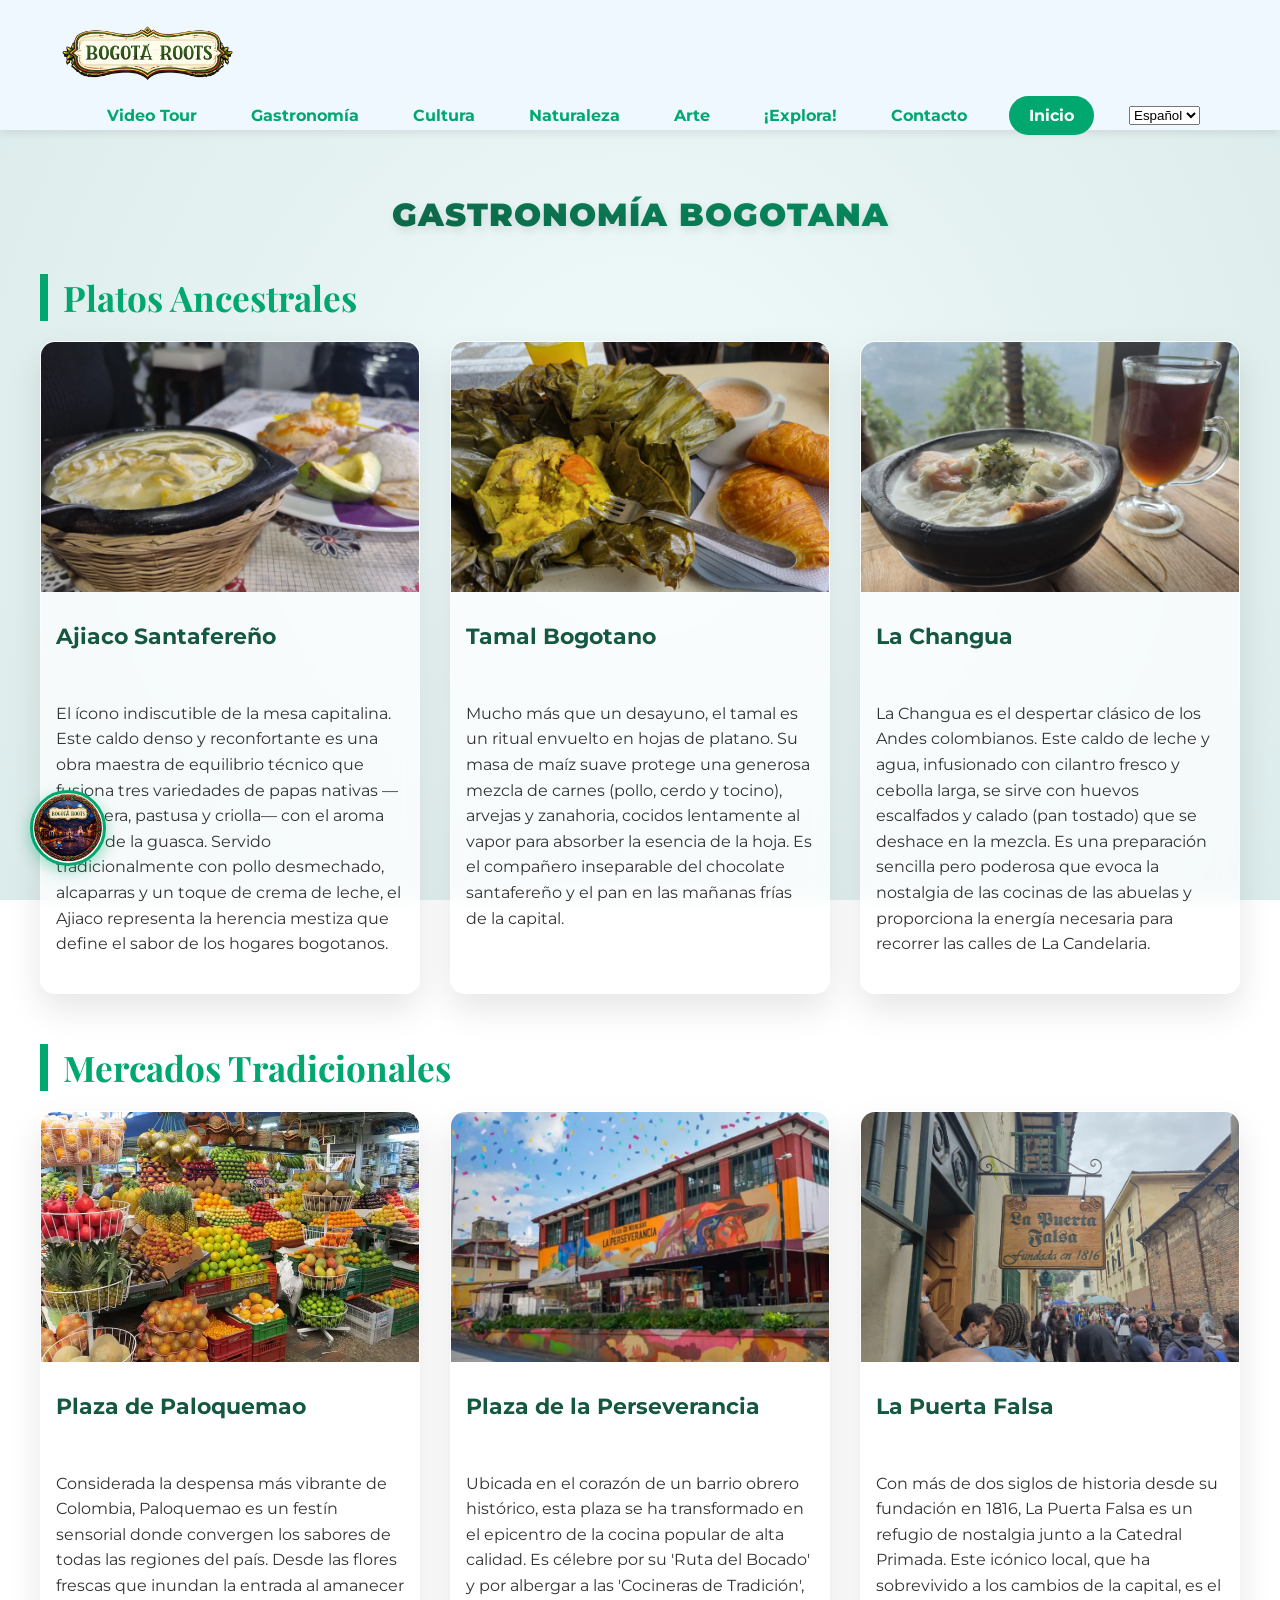
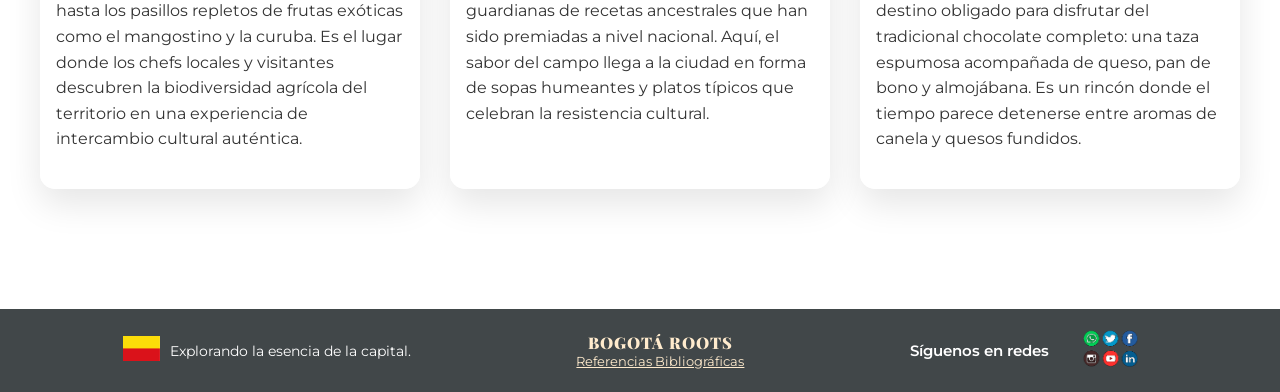
<file: gastronomia.html>
<!DOCTYPE html>
<html lang="es">
<head>
    <meta charset="UTF-8">
    <meta name="viewport" content="width=device-width, initial-scale=1.0">
    <title>Gastronomía - Bogotá Roots</title>
    <link rel="stylesheet" href="css/estilos.css">
</head>
<body>
    <header>
        <div class="menu-icon" onclick="toggleMenu()" style="font-size: 35px; cursor: pointer; color: #00a76f; display: none;">&#9776;</div>
        
        <div class="logo">
            <img src="images/BR.png" alt="Logo" title="Photo Gallery" style="cursor: pointer;" onclick="abrirGaleria()">
        </div>
        
        <nav id="menu-principal">
            <div class="cerrar-menu" onclick="toggleMenu()" style="display: none;">&times;</div>
            <ul>
                <li><a href="#" onclick="abrirVideoTour(event); toggleMenu();" data-key="nav-inicio">Video Tour</a></li>
                <li><a href="gastronomia.html" data-key="nav-gastronomia">Gastronomía</a></li>
                <li><a href="cultura.html" data-key="nav-cultura">Cultura</a></li>
                <li><a href="naturaleza.html" data-key="nav-naturaleza">Naturaleza</a></li>
                <li><a href="arte.html" data-key="nav-arte">Arte</a></li>
                <li><a href="explora!.html" data-key="nav-explora">¡Explora!</a></li>
                <li><a href="contacto.html" data-key="nav-contacto">Contacto</a></li>
                <li><a href="index.html" data-key="nav-home">Inicio</a></li>
            </ul>
        </nav>

        <div class="idioma">
            <select id="language-select" onchange="changeLanguage()">
                <option value="es">Español</option>
                <option value="en">English</option>
            </select>
        </div>
    </header>

    <main class="seccion-detalle">
        <h1 class="titulo-seccion" data-key="gast-titulo">Gastronomía Bogotana</h1>

        <div class="subseccion">
            <h2 class="subtitulo" data-key="sub-platos">Platos Ancestrales</h2>
            <div class="experiencias-grid">
                <div class="experiencia-item" onclick="abrirModal('https://www.youtube.com/embed/nUxtRlX_2n4?autoplay=1', 'https://www.google.com/maps/search/Restaurantes+de+Ajiaco+Bogota')">
                    <img src="images/Ajiaco.webp" alt="Ajiaco">
                    <h4 data-key="ajiaco-t">Ajiaco Santafereño</h4>
                    <p data-key="ajiaco-p">El ícono indiscutible de la mesa capitalina. Este caldo denso y reconfortante es una obra maestra de equilibrio técnico que fusiona tres variedades de papas nativas —sabanera, pastusa y criolla— con el aroma único de la guasca. Servido tradicionalmente con pollo desmechado, alcaparras y un toque de crema de leche, el Ajiaco representa la herencia mestiza que define el sabor de los hogares bogotanos.</p>
                </div>
                <div class="experiencia-item" onclick="abrirModal('https://www.youtube.com/embed/7CNAaDqabKs?autoplay=1', 'https://www.google.com/maps/search/Tamales+Bogota')">
                    <img src="images/Tamal.webp" alt="Tamal">
                    <h4 data-key="tamal-t">Tamal Bogotano</h4>
                    <p data-key="tamal-p">Mucho más que un desayuno, el tamal es un ritual envuelto en hojas de platano. Su masa de maíz suave protege una generosa mezcla de carnes (pollo, cerdo y tocino), arvejas y zanahoria, cocidos lentamente al vapor para absorber la esencia de la hoja. Es el compañero inseparable del chocolate santafereño y el pan en las mañanas frías de la capital.</p>
                </div>
                <div class="experiencia-item" onclick="abrirModal('https://www.youtube.com/embed/sbc0EcuvKJo?autoplay=1', 'https://www.google.com/maps/search/Lugares+de+Changua+Bogota')">
                    <img src="images/Changua.webp" alt="Changua">
                    <h4 data-key="changua-t">La Changua</h4>
                    <p data-key="changua-p">La Changua es el despertar clásico de los Andes colombianos. Este caldo de leche y agua, infusionado con cilantro fresco y cebolla larga, se sirve con huevos escalfados y calado (pan tostado) que se deshace en la mezcla. Es una preparación sencilla pero poderosa que evoca la nostalgia de las cocinas de las abuelas y proporciona la energía necesaria para recorrer las calles de La Candelaria.</p>
                </div>
            </div>
        </div>

        <div class="subseccion">
            <h2 class="subtitulo" data-key="sub-mercados">Mercados Tradicionales</h2>
            <div class="experiencias-grid">
                <div class="experiencia-item" onclick="abrirModal('https://www.youtube.com/embed/3ZVSE1CpDlE?autoplay=1', 'https://www.google.com/maps/place/Plaza+de+Mercado+Paloquemao/@4.6160848,-74.0866839,867m/data=!3m2!1e3!4b1!4m6!3m5!1s0x8e3f9970bb83e525:0x435d3ffed7588374!8m2!3d4.6160795!4d-74.084109!16s%2Fg%2F1thy0vt0?entry=ttu&g_ep=EgoyMDI2MDQwMS4wIKXMDSoASAFQAw%3D%3D')">
                    <img src="images/plaza paloquemao.webp" alt="Paloquemao">
                    <h4 data-key="palo-t">Plaza de Paloquemao</h4>
                    <p data-key="palo-p">Considerada la despensa más vibrante de Colombia, Paloquemao es un festín sensorial donde convergen los sabores de todas las regiones del país. Desde las flores frescas que inundan la entrada al amanecer hasta los pasillos repletos de frutas exóticas como el mangostino y la curuba. Es el lugar donde los chefs locales y visitantes descubren la biodiversidad agrícola del territorio en una experiencia de intercambio cultural auténtica.</p>
                </div>
                <div class="experiencia-item" onclick="abrirModal('https://www.youtube.com/embed/WS8sA_YF-hs?autoplay=1', 'https://www.google.com/maps/place/Plaza+de+mercado+La+Perseverancia/@4.6164703,-74.0688537,867m/data=!3m2!1e3!4b1!4m6!3m5!1s0x8e3f999ab1cfebe9:0x62824d653bde1795!8m2!3d4.616465!4d-74.0662788!16s%2Fg%2F11h33bl806?entry=ttu&g_ep=EgoyMDI2MDQwMS4wIKXMDSoASAFQAw%3D%3D')">
                    <img src="images/plaza perseverancia.webp" alt="Perseverancia">
                    <h4 data-key="perse-t">Plaza de la Perseverancia</h4>
                    <p data-key="perse-p">Ubicada en el corazón de un barrio obrero histórico, esta plaza se ha transformado en el epicentro de la cocina popular de alta calidad. Es célebre por su 'Ruta del Bocado' y por albergar a las 'Cocineras de Tradición', guardianas de recetas ancestrales que han sido premiadas a nivel nacional. Aquí, el sabor del campo llega a la ciudad en forma de sopas humeantes y platos típicos que celebran la resistencia cultural.</p>
                </div>
                <div class="experiencia-item" onclick="abrirModal('https://www.youtube.com/embed/Owh4tBoUbI8?autoplay=1', 'https://www.google.com/maps/place/La+Puerta+Falsa/@4.5980187,-74.0773887,867m/data=!3m2!1e3!4b1!4m6!3m5!1s0x8e3f99a7c7c3b7c9:0x6dc04a7bb9509e61!8m2!3d4.5980134!4d-74.0748138!16s%2Fg%2F1tgdk11l?entry=ttu&g_ep=EgoyMDI2MDQwMS4wIKXMDSoASAFQAw%3D%3D')">
                    <img src="images/LaPuertaFalsa.webp" alt="La Puerta Falsa">
                    <h4 data-key="puerta-t">La Puerta Falsa</h4>
                    <p data-key="puerta-p">Con más de dos siglos de historia desde su fundación en 1816, La Puerta Falsa es un refugio de nostalgia junto a la Catedral Primada. Este icónico local, que ha sobrevivido a los cambios de la capital, es el destino obligado para disfrutar del tradicional chocolate completo: una taza espumosa acompañada de queso, pan de bono y almojábana. Es un rincón donde el tiempo parece detenerse entre aromas de canela y quesos fundidos.</p>
                </div>
            </div>
        </div>
    </main>

    <div id="videoModal" class="modal">
        <div class="modal-content">
            <span class="close" onclick="cerrarModal()">×</span>
            <div style="position:relative; padding-bottom:56.25%; height:0; overflow:hidden;">
                <iframe id="videoYoutube" 
                        style="position:absolute; top:0; left:0; width:100%; height:100%;" 
                        src="" 
                        frameborder="0" 
                        allow="autoplay; encrypted-media" 
                        allowfullscreen></iframe>
            </div>
            <div style="background-color: white; padding: 15px; text-align: center;">
                <a id="btnUbicacion" href="#" target="_blank" style="display: inline-block; background-color: #15573f; color: white; border-radius: 50px; padding: 12px 25px; font-family: 'Montserrat', sans-serif; font-weight: 700; text-decoration: none; text-transform: uppercase; font-size: 0.9rem; transition: 0.3s;">
                    📍 Ver Ubicación en el Mapa
                </a>
            </div>
        </div>
    </div>

    <div id="modalGaleria" style="display: none; position: fixed; z-index: 9999; left: 0; top: 0; width: 100%; height: 100%; background-color: rgba(0,0,0,0.9); backdrop-filter: blur(8px); overflow-y: auto;">
        <span onclick="cerrarGaleria()" style="position: fixed; top: 20px; right: 30px; font-size: 45px; font-weight: bold; color: white; cursor: pointer; z-index: 10000;">×</span>
        <div style="padding: 60px 20px; max-width: 1200px; margin: 0 auto;">
            <h2 style="color: white; text-align: center; font-family: 'Playfair Display', serif; font-size: 2.5rem; margin-bottom: 30px;" data-key="galeria-titulo">Galería de Bogotá Roots</h2>
            <div class="galeria-grid">
               <img src="images/quebrada-vieja.webp" alt="Quebrada La Vieja" loading="lazy">
                <img src="images/quintaBolivar.webp" alt="Quinta de Bolívar" loading="lazy">
                <img src="images/rock al parque.webp" alt="Rock al Parque" loading="lazy">
                <img src="images/san-felipe.webp" alt="San Felipe" loading="lazy">
                <img src="images/Tamal.webp" alt="Tamal" loading="lazy">
                <img src="images/teatro-colon.webp" alt="Teatro Colón" loading="lazy">
                <img src="images/TorreColpatria2.webp" alt="Torre Colpatria" loading="lazy">
                <img src="ImagenesPropiasWebp/BogotaRoots (1).webp" alt="Bogotá Roots 1" loading="lazy">
                <img src="ImagenesPropiasWebp/BogotaRoots (2).webp" alt="Bogotá Roots 2" loading="lazy">
                <img src="ImagenesPropiasWebp/BogotaRoots (3).webp" alt="Bogotá Roots 3" loading="lazy">
                <img src="ImagenesPropiasWebp/BogotaRoots (4).webp" alt="Bogotá Roots 4" loading="lazy">
                <img src="ImagenesPropiasWebp/BogotaRoots (5).webp" alt="Bogotá Roots 5" loading="lazy">
                <img src="ImagenesPropiasWebp/BogotaRoots (6).webp" alt="Bogotá Roots 6" loading="lazy">
                <img src="ImagenesPropiasWebp/BogotaRoots (7).webp" alt="Bogotá Roots 7" loading="lazy">
                <img src="ImagenesPropiasWebp/BogotaRoots (8).webp" alt="Bogotá Roots 8" loading="lazy">
                <img src="ImagenesPropiasWebp/BogotaRoots (9).webp" alt="Bogotá Roots 9" loading="lazy">
                <img src="ImagenesPropiasWebp/BogotaRoots (10).webp" alt="Bogotá Roots 10" loading="lazy">
                <img src="ImagenesPropiasWebp/BogotaRoots (11).webp" alt="Bogotá Roots 11" loading="lazy">
                <img src="ImagenesPropiasWebp/BogotaRoots (12).webp" alt="Bogotá Roots 12" loading="lazy">
                <img src="ImagenesPropiasWebp/BogotaRoots (13).webp" alt="Bogotá Roots 13" loading="lazy">
                <img src="ImagenesPropiasWebp/BogotaRoots (14).webp" alt="Bogotá Roots 14" loading="lazy">
                <img src="ImagenesPropiasWebp/BogotaRoots (15).webp" alt="Bogotá Roots 15" loading="lazy">
                <img src="ImagenesPropiasWebp/BogotaRoots (16).webp" alt="Bogotá Roots 16" loading="lazy">
                <img src="ImagenesPropiasWebp/BogotaRoots (17).webp" alt="Bogotá Roots 17" loading="lazy">
                <img src="ImagenesPropiasWebp/BogotaRoots (18).webp" alt="Bogotá Roots 18" loading="lazy">
                <img src="ImagenesPropiasWebp/BogotaRoots (19).webp" alt="Bogotá Roots 19" loading="lazy">
                <img src="ImagenesPropiasWebp/BogotaRoots (20).webp" alt="Bogotá Roots 20" loading="lazy">
                <img src="ImagenesPropiasWebp/BogotaRoots (21).webp" alt="Bogotá Roots 21" loading="lazy">
                <img src="ImagenesPropiasWebp/BogotaRoots (22).webp" alt="Bogotá Roots 22" loading="lazy">
                <img src="ImagenesPropiasWebp/BogotaRoots (23).webp" alt="Bogotá Roots 23" loading="lazy"> 
            </div>
        </div>
    </div>

    <div id="modalRef" style="display: none; position: fixed; z-index: 9999; left: 0; top: 0; width: 100%; height: 100%; background-color: rgba(0,0,0,0.8); backdrop-filter: blur(5px);">
        <div style="background-color: #fff; margin: 5% auto; padding: 30px; border-radius: 20px; width: 80%; max-width: 700px; box-shadow: 0 5px 30px rgba(0,0,0,0.5); position: relative; max-height: 80vh; overflow-y: auto;">
            <span onclick="cerrarRef()" style="position: absolute; top: 15px; right: 20px; font-size: 30px; font-weight: bold; color: #15573f; cursor: pointer;">×</span>
            <h2 style="font-family: 'Playfair Display', serif; font-weight: 700; color: #15573f; font-size: 1.8rem; margin-bottom: 10px;" data-key="ref-titulo">Referencias Bibliográficas (APA 7)</h2>
            <div style="width: 60px; height: 4px; background-color: #00a76f; margin-bottom: 30px;"></div>
            <ul style="list-style: none; padding: 0;">
                <li data-key="ref-1" style="font-size: 0.9rem; color: #444; margin-bottom: 20px; line-height: 1.6; padding-left: 20px; border-left: 3px solid #ddd;">Cote Daza, S. P., Guzmán Jiménez, M. J., Quintero Hernández, L. F., Beltrán Virgüez, J. E., & Barón-Chivara, J. A. (2024). Análisis del Potencial del Turismo Gastronómico en la localidad La Candelaria, Bogotá. <i>Cuadernos de Administración</i>, 40(79). <a href="https://doi.org/10.25100/cdea.v40i79.13411" target="_blank" style="color: #00a76f;">https://doi.org/10.25100/cdea.v40i79.13411</a></li>
                <li data-key="ref-2" style="font-size: 0.9rem; color: #444; margin-bottom: 20px; line-height: 1.6; padding-left: 20px; border-left: 3px solid #ddd;">Ministerio de Cultura de Colombia. (2023). <i>Patrimonio Cultural Material de Bogotá</i>. Recuperado de <a href="https://www.mincultura.gov.co" target="_blank" style="color: #00a76f;">https://www.mincultura.gov.co</a></li>
                <li data-key="ref-3" style="font-size: 0.9rem; color: #444; margin-bottom: 20px; line-height: 1.6; padding-left: 20px; border-left: 3px solid #ddd;">Secretaría Distrital de Ambiente. (2024). <i>Estructura Ecológica Principal de Bogotá</i>. Recuperado de <a href="https://www.ambientebogota.gov.co" target="_blank" style="color: #00a76f;">https://www.ambientebogota.gov.co</a></li>
                <li data-key="ref-4" style="font-size: 0.9rem; color: #444; margin-bottom: 20px; line-height: 1.6; padding-left: 20px; border-left: 3px solid #ddd;">Secretaría de Cultura, Recreación y Deporte. (2023). <i>Distritos Creativos de Bogotá</i>. Recuperado de <a href="https://www.culturarecreacionydeporte.gov.co" target="_blank" style="color: #00a76f;">https://www.culturarecreacionydeporte.gov.co</a></li>
                <li data-key="ref-5" style="font-size: 0.9rem; color: #444; margin-bottom: 20px; line-height: 1.6; padding-left: 20px; border-left: 3px solid #ddd;">OpenAI. (2026). <i>ChatGPT (Modelo Gemini 3 Flash)</i> [Software de Inteligencia Artificial]. Generación de estructura y asistencia técnica. <a href="https://gemini.google.com/" target="_blank" style="color: #00a76f;">https://gemini.google.com/</a></li>
            </ul>
        </div>
    </div>
    <a href="https://nahumb.itch.io/brgame" target="_blank" class="boton-flotante" title="¡Juega Bogotá Roots!">
        <img src="images/BRico.webp" alt="Icono Bogotá Roots">
    </a>
    <footer>
        <div class="footer-container">
            <div class="footer-left">
                <div class="legend-wrapper">
                    <a href="https://bogota.gov.co/" target="_blank" rel="noopener noreferrer">
                        <img src="images/Bandera_bogota.png" alt="Bandera de Bogotá" class="footer-flag">
                    </a>
                    <p data-key="footer-leyenda">Explorando la esencia de la capital.</p>
                </div>
            </div>
            <div class="footer-center">
                <h1>Bogotá Roots</h1>
                <p><a href="javascript:void(0)" onclick="abrirRef()" style="font-size: 0.8rem; color: blanchedalmond; text-decoration: underline;">Referencias Bibliográficas</a></p>
            </div>
            <div class="footer-right">
                <div class="social-wrapper">
                    <span data-key="footer-redes">Síguenos en redes</span>
                    <a href="https://linktr.ee/CoversNoPro" target="_blank" rel="noopener noreferrer">
                        <img src="images/redes.png" alt="Redes Sociales" class="footer-social-img">
                    </a>
                </div>
            </div>
        </div>
    </footer>

    <script>
        // Función original del modal de YouTube para las tarjetas de experiencias
        function abrirModal(urlVideo, urlMapa) {
            document.getElementById("videoYoutube").src = urlVideo;
            document.getElementById("btnUbicacion").href = urlMapa;
            document.getElementById("videoModal").style.display = "block";
        }

        function cerrarModal() {
            document.getElementById("videoModal").style.display = "none";
            document.getElementById("videoYoutube").src = ""; 
        }

        // Funciones para la Galería y Referencias
        function abrirRef() {
            document.getElementById("modalRef").style.display = "block";
        }

        function cerrarRef() {
            document.getElementById("modalRef").style.display = "none";
        }

        function abrirGaleria() {
            document.getElementById("modalGaleria").style.display = "block";
            document.body.style.overflow = "hidden";
        }

        function cerrarGaleria() {
            document.getElementById("modalGaleria").style.display = "none";
            document.body.style.overflow = "auto";
        }

        // =========================================
        // NUEVO: LÓGICA DEL MODAL VIDEO TOUR GLOBAL
        // =========================================
        function abrirVideoTour(event) {
            event.preventDefault(); 

            // ID temporal del video
            const videoId = "ZXUdKVIGflo"; 
            const iframeSrc = `https://www.youtube.com/embed/${videoId}?autoplay=1`;

            let modal = document.getElementById('globalVideoTourModal');

            if (!modal) {
                modal = document.createElement('div');
                modal.id = 'globalVideoTourModal';
                modal.innerHTML = `
                    <div class="modal-content">
                        <span class="close-tour" onclick="cerrarVideoTour()">&times;</span>
                        <div class="video-container">
                            <iframe id="globalTourIframe" src="${iframeSrc}" frameborder="0" allow="autoplay; encrypted-media" allowfullscreen></iframe>
                        </div>
                    </div>
                `;
                document.body.appendChild(modal);
            } else {
                document.getElementById('globalTourIframe').src = iframeSrc;
            }

            modal.style.display = 'block';
            document.body.style.overflow = "hidden"; 
        }

        function cerrarVideoTour() {
            const modal = document.getElementById('globalVideoTourModal');
            if (modal) {
                modal.style.display = 'none';
                document.getElementById('globalTourIframe').src = ""; 
                document.body.style.overflow = "auto"; 
            }
        }

        // Modificamos el onclick global para incluir el nuevo modal y asegurar que todos cierren bien
        window.onclick = function(event) {
            // Manejador para el modal de experiencias locales (Video YouTube)
            const modalLocal = document.getElementById("videoModal");
            if (modalLocal && event.target == modalLocal) { cerrarModal(); }
            
            // Manejador para el modal de referencias
            const modalRef = document.getElementById("modalRef");
            if (modalRef && event.target == modalRef) { cerrarRef(); }

            // Manejador para la galería
            const modalGaleria = document.getElementById("modalGaleria");
            if (modalGaleria && event.target == modalGaleria) { cerrarGaleria(); }

            // Manejador para el nuevo video tour global
            const modalVideoTour = document.getElementById('globalVideoTourModal');
            if (modalVideoTour && event.target == modalVideoTour) { cerrarVideoTour(); }
        }

        const translations = {
            "es": {
                "nav-inicio": "Video Tour", "nav-gastronomia": "Gastronomía", "nav-cultura": "Cultura", "nav-naturaleza": "Naturaleza", "nav-arte": "Arte", "nav-explora": "¡Explora!", "nav-contacto": "Contacto", "nav-home": "Inicio",
                "gast-titulo": "Gastronomía Bogotana", "sub-platos": "Platos Ancestrales", "sub-mercados": "Mercados Tradicionales",
                "ajiaco-t": "Ajiaco Santafereño", "ajiaco-p": "El ícono indiscutible de la mesa capitalina. Este caldo denso y reconfortante es una obra maestra de equilibrio técnico que fusiona tres variedades de papas nativas —sabanera, pastusa y criolla— con el aroma único de la guasca. Servido tradicionalmente con pollo desmechado, alcaparras y un toque de crema de leche, el Ajiaco representa la herencia mestiza que define el sabor de los hogares bogotanos.",
                "tamal-t": "Tamal Bogotano", "tamal-p": "Mucho más que un desayuno, el tamal es un ritual envuelto en hojas de platano. Su masa de maíz suave protege una generosa mezcla de carnes (pollo, cerdo y tocino), arvejas y zanahoria, cocidos lentamente al vapor para absorber la esencia de la hoja. Es el compañero inseparable del chocolate santafereño y el pan en las mañanas frías de la capital.",
                "changua-t": "La Changua", "changua-p": "La Changua es el despertar clásico de los Andes colombianos. Este caldo de leche y agua, infusionado con cilantro fresco y cebolla larga, se sirve con huevos escalfados y calado (pan tostado) que se deshace en la mezcla. Es una preparación sencilla pero poderosa que evoca la nostalgia de las cocinas de las abuelas y proporciona la energía necesaria para recorrer las calles de La Candelaria.",
                "palo-t": "Plaza de Paloquemao", "palo-p": "Considerada la despensa más vibrante de Colombia, Paloquemao es un festín sensorial donde convergen los sabores de todas las regiones del país. Desde las flores frescas que inundan la entrada al amanecer hasta los pasillos repletos de frutas exóticas como el mangostino y la curuba. Es el lugar donde los chefs locales y visitantes descubren la biodiversidad agrícola del territorio en una experiencia de intercambio cultural auténtica.",
                "perse-t": "Plaza de la Perseverancia", "perse-p": "Ubicada en el corazón de un barrio obrero histórico, esta plaza se ha transformado en el epicentro de la cocina popular de alta calidad. Es célebre por su 'Ruta del Bocado' y por albergar a las 'Cocineras de Tradición', guardianas de recetas ancestrales que han sido premiadas a nivel nacional. Aquí, el sabor del campo llega a la ciudad en forma de sopas humeantes y platos típicos que celebran la resistencia cultural.",
                "puerta-t": "La Puerta Falsa", "puerta-p": "Con más de dos siglos de historia desde su fundación en 1816, La Puerta Falsa es un refugio de nostalgia junto a la Catedral Primada. Este icónico local, que ha sobrevivido a los cambios de la capital, es el destino obligado para disfrutar del tradicional chocolate completo: una taza espumosa acompañada de queso, pan de bono y almojábana. Es un rincón donde el tiempo parece detenerse entre aromas de canela y quesos fundidos.",
                "footer-leyenda": "Explorando la esencia de la capital.", "footer-redes": "Síguenos en redes",
                "ref-titulo": "Referencias Bibliográficas (APA 7)", "galeria-titulo": "Galería de Bogotá Roots"
            },
            "en": {
                "nav-inicio": "Video Tour", "nav-gastronomia": "Gastronomy", "nav-cultura": "Culture", "nav-naturaleza": "Nature", "nav-arte": "Art", "nav-explora": "Explore!", "nav-contacto": "Contact", "nav-home": "Home",
                "gast-titulo": "Bogota Gastronomy", "sub-platos": "Ancestral Dishes", "sub-mercados": "Traditional Markets",
                "ajiaco-t": "Santafereño Ajiaco", "ajiaco-p": "The undisputed icon of the capital's table. This thick and comforting broth is a masterpiece of technical balance that blends three varieties of native potatoes—sabanera, pastusa, and criolla—with the unique aroma of guasca. Traditionally served with shredded chicken, capers, and a touch of heavy cream, Ajiaco represents the mixed heritage that defines the flavor of Bogota homes.",
                "tamal-t": "Bogota Tamale", "tamal-p": "Much more than just breakfast, the tamale is a ritual wrapped in plantain leaves. Its soft corn dough protects a generous mix of meats (chicken, pork, and bacon), peas, and carrots, slowly steamed to absorb the essence of the leaf. It is the inseparable companion of Santafereño chocolate and bread on the capital's cold mornings.",
                "changua-t": "The Changua", "changua-p": "The Changua is the classic awakening of the Colombian Andes. This broth of milk and water, infused with fresh cilantro and green onion, is served with poached eggs and 'calado' (toasted bread) that melts into the mixture. It is a simple but powerful preparation that evokes the nostalgia of grandmothers' kitchens and provides the energy needed to walk the streets of La Candelaria.",
                "palo-t": "Paloquemao Market", "palo-p": "Considered the most vibrant pantry in Colombia, Paloquemao is a sensory feast where flavors from all regions of the country converge. From the fresh flowers that flood the entrance at dawn to the aisles full of exotic fruits like mangosteen and curuba. It is the place where local chefs and visitors discover the agricultural biodiversity of the territory in an authentic cultural exchange experience.",
                "perse-t": "La Perseverancia Market", "perse-p": "Located in the heart of a historic working-class neighborhood, this market has been transformed into the epicenter of high-quality popular cuisine. It is famous for its 'Bite Route' and for housing the 'Traditional Cooks,' guardians of ancestral recipes that have been awarded nationally. Here, the flavor of the countryside reaches the city in the form of steaming soups and typical dishes that celebrate cultural resistance.",
                "puerta-t": "The False Door", "puerta-p": "With more than two centuries of history since its foundation in 1816, La Puerta Falsa is a refuge of nostalgia next to the Primatial Cathedral. This iconic venue, which has survived the changes of the capital, is the mandatory destination to enjoy the traditional 'complete chocolate': a frothy cup accompanied by cheese, pan de bono, and almojábana. It is a corner where time seems to stand still among aromas of cinnamon and melted cheeses.",
                "footer-leyenda": "Exploring the essence of the capital.", "footer-redes": "Follow us",
                "ref-titulo": "Bibliographic References (APA 7)", "galeria-titulo": "Bogota Roots Gallery"
            }
        };

        function changeLanguage() {
            const lang = document.getElementById("language-select").value;
            localStorage.setItem("selectedLanguage", lang); 

            const elements = document.querySelectorAll("[data-key]");
            elements.forEach(el => {
                const key = el.getAttribute("data-key");
                if (translations[lang][key]) {
                    el.innerText = translations[lang][key];
                }
            });
        }

        // Cargar el idioma guardado al cargar la página
        window.onload = function() {
            const savedLang = localStorage.getItem("selectedLanguage");
            if (savedLang) {
                document.getElementById("language-select").value = savedLang;
                changeLanguage();
            }
        };
        // =========================================
        // FUNCIÓN DEL MENÚ HAMBURGUESA
        // =========================================
        function toggleMenu() {
            var menu = document.getElementById("menu-principal");
            if (menu.classList.contains("activo")) {
                menu.classList.remove("activo");
            } else {
                menu.classList.add("activo");
            }
        }
        // =========================================
        // EFECTO CRISTAL EN EL HEADER AL HACER SCROLL
        // =========================================
        window.addEventListener("scroll", function() {
            var header = document.querySelector("header");
            // Si el usuario baja más de 50 píxeles, se activa el efecto
            if (window.scrollY > 50) {
                header.classList.add("header-scrolled");
            } else {
                // Si regresa arriba, vuelve a ser sólido
                header.classList.remove("header-scrolled");
            }
        });
    </script>
</body>
</html>
</file>
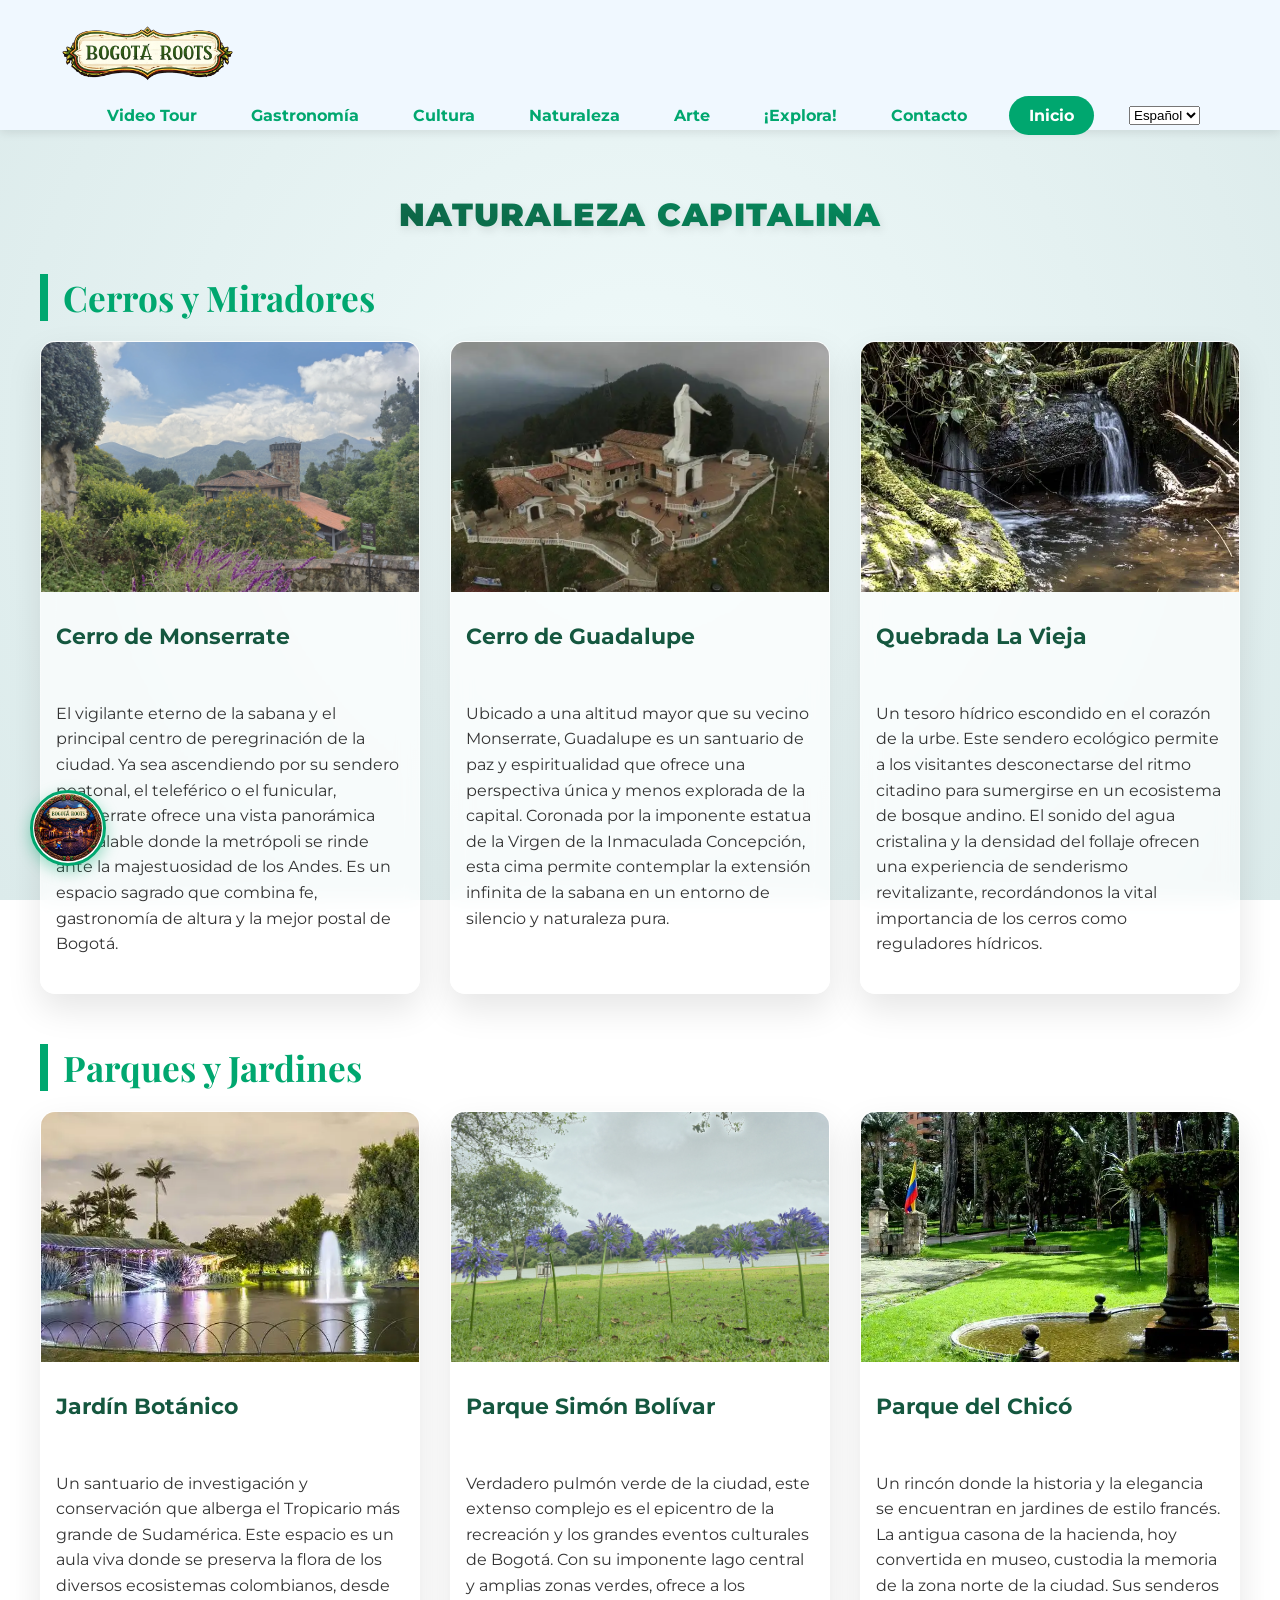
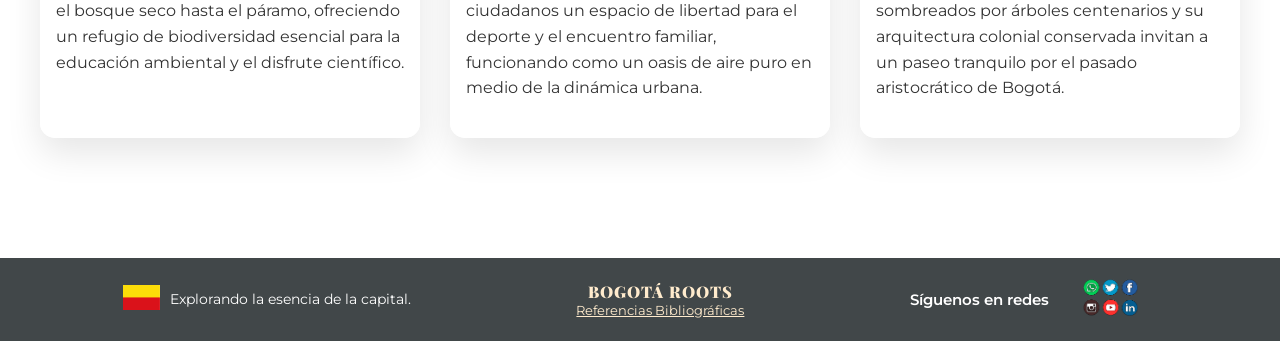
<file: naturaleza.html>
<!DOCTYPE html>
<html lang="es">
<head>
    <meta charset="UTF-8">
    <meta name="viewport" content="width=device-width, initial-scale=1.0">
    <title>Naturaleza - Bogotá Roots</title>
    <link rel="stylesheet" href="css/estilos.css">
</head>
<body>
    <header>
        <div class="menu-icon" onclick="toggleMenu()" style="font-size: 35px; cursor: pointer; color: #00a76f; display: none;">&#9776;</div>
        
        <div class="logo">
            <img src="images/BR.png" alt="Logo" title="Photo Gallery" style="cursor: pointer;" onclick="abrirGaleria()">
        </div>
        
        <nav id="menu-principal">
            <div class="cerrar-menu" onclick="toggleMenu()" style="display: none;">&times;</div>
            <ul>
                <li><a href="#" onclick="abrirVideoTour(event); toggleMenu();" data-key="nav-inicio">Video Tour</a></li>
                <li><a href="gastronomia.html" data-key="nav-gastronomia">Gastronomía</a></li>
                <li><a href="cultura.html" data-key="nav-cultura">Cultura</a></li>
                <li><a href="naturaleza.html" data-key="nav-naturaleza">Naturaleza</a></li>
                <li><a href="arte.html" data-key="nav-arte">Arte</a></li>
                <li><a href="explora!.html" data-key="nav-explora">¡Explora!</a></li>
                <li><a href="contacto.html" data-key="nav-contacto">Contacto</a></li>
                <li><a href="index.html" data-key="nav-home">Inicio</a></li>
            </ul>
        </nav>

        <div class="idioma">
            <select id="language-select" onchange="changeLanguage()">
                <option value="es">Español</option>
                <option value="en">English</option>
            </select>
        </div>
    </header>

    <main class="seccion-detalle">
        <h1 class="titulo-seccion" data-key="nat-titulo">Naturaleza Capitalina</h1>

        <div class="subseccion">
            <h2 class="subtitulo" data-key="sub-cerros">Cerros y Miradores</h2>
            <div class="experiencias-grid">
                <div class="experiencia-item" onclick="abrirModal('https://www.youtube.com/embed/ogkm45qQDi4?autoplay=1', 'https://www.google.com/maps/search/?api=1&query=Cerro+de+Monserrate+Bogota')">
                    <img src="images/Monserrate2.webp" alt="Monserrate">
                    <h4 data-key="mon-t">Cerro de Monserrate</h4>
                    <p data-key="mon-p">El vigilante eterno de la sabana y el principal centro de peregrinación de la ciudad. Ya sea ascendiendo por su sendero peatonal, el teleférico o el funicular, Monserrate ofrece una vista panorámica inigualable donde la metrópoli se rinde ante la majestuosidad de los Andes. Es un espacio sagrado que combina fe, gastronomía de altura y la mejor postal de Bogotá.</p>
                </div>
                <div class="experiencia-item" onclick="abrirModal('https://www.youtube.com/embed/CTY0a-xAK6Q?autoplay=1', 'https://www.google.com/maps/search/?api=1&query=Cerro+de+Guadalupe+Bogota')">
                    <img src="images/guadalupe.webp" alt="Guadalupe">
                    <h4 data-key="gua-t">Cerro de Guadalupe</h4>
                    <p data-key="gua-p">Ubicado a una altitud mayor que su vecino Monserrate, Guadalupe es un santuario de paz y espiritualidad que ofrece una perspectiva única y menos explorada de la capital. Coronada por la imponente estatua de la Virgen de la Inmaculada Concepción, esta cima permite contemplar la extensión infinita de la sabana en un entorno de silencio y naturaleza pura.</p>
                </div>
                <div class="experiencia-item" onclick="abrirModal('https://www.youtube.com/embed/a8KlenCmtMQ?autoplay=1', 'https://www.google.com/maps/search/?api=1&query=Quebrada+La+Vieja+Bogota')">
                    <img src="images/quebrada-vieja.webp" alt="Quebrada La Vieja">
                    <h4 data-key="que-t">Quebrada La Vieja</h4>
                    <p data-key="que-p">Un tesoro hídrico escondido en el corazón de la urbe. Este sendero ecológico permite a los visitantes desconectarse del ritmo citadino para sumergirse en un ecosistema de bosque andino. El sonido del agua cristalina y la densidad del follaje ofrecen una experiencia de senderismo revitalizante, recordándonos la vital importancia de los cerros como reguladores hídricos.</p>
                </div>
            </div>
        </div>

        <div class="subseccion">
            <h2 class="subtitulo" data-key="sub-parques">Parques y Jardines</h2>
            <div class="experiencias-grid">
                <div class="experiencia-item" onclick="abrirModal('https://www.youtube.com/embed/_iuSrwq7iAg?autoplay=1', 'https://www.google.com/maps/search/?api=1&query=Jardin+Botanico+Bogota')">
                    <img src="images/jardin-botanico.webp" alt="Jardín Botánico">
                    <h4 data-key="jar-t">Jardín Botánico</h4>
                    <p data-key="jar-p">Un santuario de investigación y conservación que alberga el Tropicario más grande de Sudamérica. Este espacio es un aula viva donde se preserva la flora de los diversos ecosistemas colombianos, desde el bosque seco hasta el páramo, ofreciendo un refugio de biodiversidad esencial para la educación ambiental y el disfrute científico.</p>
                </div>
                <div class="experiencia-item" onclick="abrirModal('https://www.youtube.com/embed/OazJeZef_Kg?autoplay=1', 'https://www.google.com/maps/search/?api=1&query=Parque+Simon+Bolivar+Bogota')">
                    <img src="images/ParqueSimonBolivar.webp" alt="Parque Simón Bolívar">
                    <h4 data-key="sim-t">Parque Simón Bolívar</h4>
                    <p data-key="sim-p">Verdadero pulmón verde de la ciudad, este extenso complejo es el epicentro de la recreación y los grandes eventos culturales de Bogotá. Con su imponente lago central y amplias zonas verdes, ofrece a los ciudadanos un espacio de libertad para el deporte y el encuentro familiar, funcionando como un oasis de aire puro en medio de la dinámica urbana.</p>
                </div>
                <div class="experiencia-item" onclick="abrirModal('https://www.youtube.com/embed/YaylGtRq3Rk?autoplay=1', 'https://www.google.com/maps/search/?api=1&query=Parque+del+Chico+Bogota')">
                    <img src="images/parque-chico.webp" alt="Parque del Chicó">
                    <h4 data-key="chi-t">Parque del Chicó</h4>
                    <p data-key="chi-p">Un rincón donde la historia y la elegancia se encuentran en jardines de estilo francés. La antigua casona de la hacienda, hoy convertida en museo, custodia la memoria de la zona norte de la ciudad. Sus senderos sombreados por árboles centenarios y su arquitectura colonial conservada invitan a un paseo tranquilo por el pasado aristocrático de Bogotá.</p>
                </div>
            </div>
        </div>
    </main>

    <div id="videoModal" class="modal">
        <div class="modal-content">
            <span class="close" onclick="cerrarModal()">×</span>
            <div style="position:relative; padding-bottom:56.25%; height:0; overflow:hidden;">
                <iframe id="videoYoutube" style="position:absolute; top:0; left:0; width:100%; height:100%;" src="" frameborder="0" allow="autoplay; encrypted-media" allowfullscreen></iframe>
            </div>
            <div style="background-color: white; padding: 15px; text-align: center;">
                <a id="btnUbicacion" href="#" target="_blank" style="display: inline-block; background-color: #15573f; color: white; border-radius: 50px; padding: 12px 25px; font-family: 'Montserrat', sans-serif; font-weight: 700; text-decoration: none; text-transform: uppercase; font-size: 0.9rem; transition: 0.3s;">
                    📍 Ver Ubicación en el Mapa
                </a>
            </div>
        </div>
    </div>

    <div id="modalGaleria" style="display: none; position: fixed; z-index: 9999; left: 0; top: 0; width: 100%; height: 100%; background-color: rgba(0,0,0,0.9); backdrop-filter: blur(8px); overflow-y: auto;">
        <span onclick="cerrarGaleria()" style="position: fixed; top: 20px; right: 30px; font-size: 45px; font-weight: bold; color: white; cursor: pointer; z-index: 10000;">×</span>
        <div style="padding: 60px 20px; max-width: 1200px; margin: 0 auto;">
            <h2 style="color: white; text-align: center; font-family: 'Playfair Display', serif; font-size: 2.5rem; margin-bottom: 30px;" data-key="galeria-titulo">Galería de Bogotá Roots</h2>
            <div class="galeria-grid">
              <img src="ImagenesPropiasWebp/BogotaRoots (53).webp" alt="Bogotá Roots 53" loading="lazy">
                <img src="ImagenesPropiasWebp/BogotaRoots (54).webp" alt="Bogotá Roots 54" loading="lazy">
                <img src="ImagenesPropiasWebp/BogotaRoots (55).webp" alt="Bogotá Roots 55" loading="lazy">
                <img src="ImagenesPropiasWebp/BogotaRoots (56).webp" alt="Bogotá Roots 56" loading="lazy">
                <img src="ImagenesPropiasWebp/BogotaRoots (57).webp" alt="Bogotá Roots 57" loading="lazy">
                <img src="ImagenesPropiasWebp/BogotaRoots (58).webp" alt="Bogotá Roots 58" loading="lazy">
                <img src="ImagenesPropiasWebp/BogotaRoots (59).webp" alt="Bogotá Roots 59" loading="lazy">
                <img src="ImagenesPropiasWebp/BogotaRoots (60).webp" alt="Bogotá Roots 60" loading="lazy">
                <img src="ImagenesPropiasWebp/BogotaRoots (61).webp" alt="Bogotá Roots 61" loading="lazy">
                <img src="ImagenesPropiasWebp/BogotaRoots (62).webp" alt="Bogotá Roots 62" loading="lazy">
                <img src="ImagenesPropiasWebp/BogotaRoots (63).webp" alt="Bogotá Roots 63" loading="lazy">
                <img src="ImagenesPropiasWebp/BogotaRoots (64).webp" alt="Bogotá Roots 64" loading="lazy">
                <img src="ImagenesPropiasWebp/BogotaRoots (65).webp" alt="Bogotá Roots 65" loading="lazy">
                <img src="ImagenesPropiasWebp/BogotaRoots (66).webp" alt="Bogotá Roots 66" loading="lazy">
                <img src="ImagenesPropiasWebp/BogotaRoots (67).webp" alt="Bogotá Roots 67" loading="lazy">
                <img src="ImagenesPropiasWebp/BogotaRoots (68).webp" alt="Bogotá Roots 68" loading="lazy">
                <img src="ImagenesPropiasWebp/BogotaRoots (69).webp" alt="Bogotá Roots 69" loading="lazy">
                <img src="ImagenesPropiasWebp/BogotaRoots (70).webp" alt="Bogotá Roots 70" loading="lazy">
                <img src="ImagenesPropiasWebp/BogotaRoots (71).webp" alt="Bogotá Roots 71" loading="lazy">
                <img src="ImagenesPropiasWebp/BogotaRoots (72).webp" alt="Bogotá Roots 72" loading="lazy">
                <img src="ImagenesPropiasWebp/BogotaRoots (73).webp" alt="Bogotá Roots 73" loading="lazy">
                <img src="ImagenesPropiasWebp/BogotaRoots (74).webp" alt="Bogotá Roots 74" loading="lazy">
                <img src="ImagenesPropiasWebp/BogotaRoots (75).webp" alt="Bogotá Roots 75" loading="lazy">
                <img src="ImagenesPropiasWebp/BogotaRoots (76).webp" alt="Bogotá Roots 76" loading="lazy">
                <img src="ImagenesPropiasWebp/BogotaRoots (77).webp" alt="Bogotá Roots 77" loading="lazy">
                <img src="ImagenesPropiasWebp/BogotaRoots (78).webp" alt="Bogotá Roots 78" loading="lazy">
                <img src="ImagenesPropiasWebp/BogotaRoots (79).webp" alt="Bogotá Roots 79" loading="lazy">
                <img src="ImagenesPropiasWebp/BogotaRoots (80).webp" alt="Bogotá Roots 80" loading="lazy">
                <img src="ImagenesPropiasWebp/BogotaRoots (81).webp" alt="Bogotá Roots 81" loading="lazy">  
            </div>
        </div>
    </div>

    <div id="modalRef" style="display: none; position: fixed; z-index: 9999; left: 0; top: 0; width: 100%; height: 100%; background-color: rgba(0,0,0,0.8); backdrop-filter: blur(5px);">
        <div style="background-color: #fff; margin: 5% auto; padding: 30px; border-radius: 20px; width: 80%; max-width: 700px; box-shadow: 0 5px 30px rgba(0,0,0,0.5); position: relative; max-height: 80vh; overflow-y: auto;">
            <span onclick="cerrarRef()" style="position: absolute; top: 15px; right: 20px; font-size: 30px; font-weight: bold; color: #15573f; cursor: pointer;">×</span>
            <h2 style="font-family: 'Playfair Display', serif; font-weight: 700; color: #15573f; font-size: 1.8rem; margin-bottom: 10px;" data-key="ref-titulo">Referencias Bibliográficas (APA 7)</h2>
            <div style="width: 60px; height: 4px; background-color: #00a76f; margin-bottom: 30px;"></div>
            <ul style="list-style: none; padding: 0;">
                <li data-key="ref-1" style="font-size: 0.9rem; color: #444; margin-bottom: 20px; line-height: 1.6; padding-left: 20px; border-left: 3px solid #ddd;">Cote Daza, S. P., Guzmán Jiménez, M. J., Quintero Hernández, L. F., Beltrán Virgüez, J. E., & Barón-Chivara, J. A. (2024). Análisis del Potencial del Turismo Gastronómico en la localidad La Candelaria, Bogotá. <i>Cuadernos de Administración</i>, 40(79). <a href="https://doi.org/10.25100/cdea.v40i79.13411" target="_blank" style="color: #00a76f;">https://doi.org/10.25100/cdea.v40i79.13411</a></li>
                <li data-key="ref-2" style="font-size: 0.9rem; color: #444; margin-bottom: 20px; line-height: 1.6; padding-left: 20px; border-left: 3px solid #ddd;">Ministerio de Cultura de Colombia. (2023). <i>Patrimonio Cultural Material de Bogotá</i>. Recuperado de <a href="https://www.mincultura.gov.co" target="_blank" style="color: #00a76f;">https://www.mincultura.gov.co</a></li>
                <li data-key="ref-3" style="font-size: 0.9rem; color: #444; margin-bottom: 20px; line-height: 1.6; padding-left: 20px; border-left: 3px solid #ddd;">Secretaría Distrital de Ambiente. (2024). <i>Estructura Ecológica Principal de Bogotá</i>. Recuperado de <a href="https://www.ambientebogota.gov.co" target="_blank" style="color: #00a76f;">https://www.ambientebogota.gov.co</a></li>
                <li data-key="ref-4" style="font-size: 0.9rem; color: #444; margin-bottom: 20px; line-height: 1.6; padding-left: 20px; border-left: 3px solid #ddd;">Secretaría de Cultura, Recreación y Deporte. (2023). <i>Distritos Creativos de Bogotá</i>. Recuperado de <a href="https://www.culturarecreacionydeporte.gov.co" target="_blank" style="color: #00a76f;">https://www.culturarecreacionydeporte.gov.co</a></li>
                <li data-key="ref-5" style="font-size: 0.9rem; color: #444; margin-bottom: 20px; line-height: 1.6; padding-left: 20px; border-left: 3px solid #ddd;">OpenAI. (2026). <i>ChatGPT (Modelo Gemini 3 Flash)</i> [Software de Inteligencia Artificial]. Generación de estructura y asistencia técnica. <a href="https://gemini.google.com/" target="_blank" style="color: #00a76f;">https://gemini.google.com/</a></li>
            </ul>
        </div>
    </div>
    <a href="https://nahumb.itch.io/brgame" target="_blank" class="boton-flotante" title="¡Juega Bogotá Roots!">
        <img src="images/BRico.webp" alt="Icono Bogotá Roots">
    </a>
    <footer>
        <div class="footer-container">
            <div class="footer-left">
                <div class="legend-wrapper">
                    <a href="https://bogota.gov.co/" target="_blank" rel="noopener noreferrer">
                        <img src="images/Bandera_bogota.png" alt="Bandera de Bogotá" class="footer-flag">
                    </a>
                    <p data-key="footer-leyenda">Explorando la esencia de la capital.</p>
                </div>
            </div>
            <div class="footer-center">
                <h1>Bogotá Roots</h1>
                <p><a href="javascript:void(0)" onclick="abrirRef()" style="font-size: 0.8rem; color: blanchedalmond; text-decoration: underline;">Referencias Bibliográficas</a></p>
            </div>
            <div class="footer-right">
                <div class="social-wrapper">
                    <span data-key="footer-redes">Síguenos en redes</span>
                    <a href="https://linktr.ee/CoversNoPro" target="_blank" rel="noopener noreferrer">
                        <img src="images/redes.png" alt="Redes Sociales" class="footer-social-img">
                    </a>
                </div>
            </div>
        </div>
    </footer>

    <script>
        function abrirModal(urlVideo, urlMapa) {
            document.getElementById("videoYoutube").src = urlVideo;
            document.getElementById("btnUbicacion").href = urlMapa;
            document.getElementById("videoModal").style.display = "block";
        }

        function cerrarModal() {
            document.getElementById("videoModal").style.display = "none";
            document.getElementById("videoYoutube").src = "";
        }

        function abrirRef() {
            document.getElementById("modalRef").style.display = "block";
        }

        function cerrarRef() {
            document.getElementById("modalRef").style.display = "none";
        }

        function abrirGaleria() {
            document.getElementById("modalGaleria").style.display = "block";
            document.body.style.overflow = "hidden";
        }

        function cerrarGaleria() {
            document.getElementById("modalGaleria").style.display = "none";
            document.body.style.overflow = "auto";
        }

        // =========================================
        // NUEVO: LÓGICA DEL MODAL VIDEO TOUR GLOBAL
        // =========================================
        function abrirVideoTour(event) {
            event.preventDefault(); 

            const videoId = "ZXUdKVIGflo"; 
            const iframeSrc = `https://www.youtube.com/embed/${videoId}?autoplay=1`;

            let modal = document.getElementById('globalVideoTourModal');

            if (!modal) {
                modal = document.createElement('div');
                modal.id = 'globalVideoTourModal';
                modal.innerHTML = `
                    <div class="modal-content">
                        <span class="close-tour" onclick="cerrarVideoTour()">×</span>
                        <div class="video-container">
                            <iframe id="globalTourIframe" src="${iframeSrc}" frameborder="0" allow="autoplay; encrypted-media" allowfullscreen></iframe>
                        </div>
                    </div>
                `;
                document.body.appendChild(modal);
            } else {
                document.getElementById('globalTourIframe').src = iframeSrc;
            }

            modal.style.display = 'block';
            document.body.style.overflow = "hidden"; 
        }

        function cerrarVideoTour() {
            const modal = document.getElementById('globalVideoTourModal');
            if (modal) {
                modal.style.display = 'none';
                document.getElementById('globalTourIframe').src = ""; 
                document.body.style.overflow = "auto"; 
            }
        }

        // Modificamos el onclick global para incluir el nuevo modal
        window.onclick = function(event) {
            if (event.target == document.getElementById("videoModal")) { cerrarModal(); }
            if (event.target == document.getElementById("modalGaleria")) { cerrarGaleria(); }
            if (event.target == document.getElementById("modalRef")) { cerrarRef(); }
            
            const modalVideoTour = document.getElementById('globalVideoTourModal');
            if (modalVideoTour && event.target == modalVideoTour) { cerrarVideoTour(); }
        }

        const translations = {
            "es": {
                "nav-inicio": "Video Tour", "nav-gastronomia": "Gastronomía", "nav-cultura": "Cultura", "nav-naturaleza": "Naturaleza", "nav-arte": "Arte", "nav-explora": "¡Explora!", "nav-contacto": "Contacto", "nav-home": "Inicio",
                "nat-titulo": "Naturaleza Capitalina", "sub-cerros": "Cerros y Miradores", "sub-parques": "Parques y Jardines",
                "mon-t": "Cerro de Monserrate", "mon-p": "El vigilante eterno de la sabana y el principal centro de peregrinación de la ciudad. Ya sea ascendiendo por su sendero peatonal, el teleférico o el funicular, Monserrate ofrece una vista panorámica inigualable donde la metrópoli se rinde ante la majestuosidad de los Andes. Es un espacio sagrado que combina fe, gastronomía de altura y la mejor postal de Bogotá.",
                "gua-t": "Cerro de Guadalupe", "gua-p": "Ubicado a una altitud mayor que su vecino Monserrate, Guadalupe es un santuario de paz y espiritualidad que ofrece una perspectiva única y menos explorada de la capital. Coronada por la imponente estatua de la Virgen de la Inmaculada Concepción, esta cima permite contemplar la extensión infinita de la sabana en un entorno de silencio y naturaleza pura.",
                "que-t": "Quebrada La Vieja", "que-p": "Un tesoro hídrico escondido en el corazón de la urbe. Este sendero ecológico permite a los visitantes desconectarse del ritmo citadino para sumergirse en un ecosistema de bosque andino. El sonido del agua cristalina y la densidad del follaje ofrecen una experiencia de senderismo revitalizante, recordándonos la vital importancia de los cerros como reguladores hídricos.",
                "jar-t": "Jardín Botánico", "jar-p": "Un santuario de investigación y conservación que alberga el Tropicario más grande de Sudamérica. Este espacio es un aula viva donde se preserva la flora de los diversos ecosistemas colombianos, desde el bosque seco hasta el páramo, ofreciendo un refugio de biodiversidad esencial para la educación ambiental y el disfrute científico.",
                "sim-t": "Parque Simón Bolívar", "sim-p": "Verdadero pulmón verde de la ciudad, este extenso complejo es el epicentro de la recreación y los grandes eventos culturales de Bogotá. Con su imponente lago central y amplias zonas verdes, ofrece a los ciudadanos un espacio de libertad para el deporte y el encuentro familiar, funcionando como un oasis de aire puro en medio de la dinámica urbana.",
                "chi-t": "Parque del Chicó", "chi-p": "Un rincón donde la historia y la elegancia se encuentran en jardines de estilo francés. La antigua casona de la hacienda, hoy convertida en museo, custodia la memoria de la zona norte de la ciudad. Sus senderos sombreados por árboles centenarios y su arquitectura colonial conservada invitan a un paseo tranquilo por el pasado aristocrático de Bogotá.",
                "footer-leyenda": "Explorando la esencia de la capital.", "footer-redes": "Síguenos en redes",
                "ref-titulo": "Referencias Bibliográficas (APA 7)", "galeria-titulo": "Galería de Bogotá Roots"
            },
            "en": {
                "nav-inicio": "Video Tour", "nav-gastronomia": "Gastronomy", "nav-cultura": "Culture", "nav-naturaleza": "Nature", "nav-arte": "Art", "nav-explora": "Explore!", "nav-contacto": "Contact", "nav-home": "Home",
                "nat-titulo": "Capital Nature", "sub-cerros": "Hills and Viewpoints", "sub-parques": "Parks and Gardens",
                "mon-t": "Monserrate Hill", "mon-p": "The eternal guardian of the savanna and the city's main pilgrimage center. Whether ascending via its pedestrian path, cable car, or funicular, Monserrate offers an unparalleled panoramic view where the metropolis yields to the majesty of the Andes. It is a sacred space that combines faith, high-altitude gastronomy, and the best postcard of Bogota.",
                "gua-t": "Guadalupe Hill", "gua-p": "Located at a higher altitude than its neighbor Monserrate, Guadalupe is a sanctuary of peace and spirituality that offers a unique and less explored perspective of the capital. Crowned by the imposing statue of the Virgin of the Immaculate Conception, this peak allows for the contemplation of the savanna's infinite expanse in an environment of silence and pure nature.",
                "que-t": "La Vieja Creek", "que-p": "A water treasure hidden in the heart of the city. This ecological trail allows visitors to disconnect from the urban pace to immerse themselves in an Andean forest ecosystem. The sound of crystal-clear water and the density of the foliage offer a revitalizing hiking experience, reminding us of the vital importance of the hills as water regulators.",
                "jar-t": "Botanical Garden", "jar-p": "A research and conservation sanctuary that houses South America's largest Tropicario. This space is a living classroom where the flora of various Colombian ecosystems is preserved, from dry forest to paramo, offering a biodiversity refuge essential for environmental education and scientific enjoyment.",
                "sim-t": "Simon Bolivar Park", "sim-p": "A true green lung of the city, this extensive complex is the epicenter of recreation and major cultural events in Bogota. With its imposing central lake and vast green areas, it offers citizens a space of freedom for sports and family gatherings, acting as an oasis of fresh air amidst the urban dynamic.",
                "chi-t": "Chico Park", "chi-p": "A corner where history and elegance meet in French-style gardens. The old manor house of the hacienda, now a museum, guards the memory of the northern part of the city. Its paths shaded by centennial trees and its preserved colonial architecture invite a peaceful stroll through Bogota's aristocratic past.",
                "footer-leyenda": "Exploring the essence of the capital.", "footer-redes": "Follow us",
                "ref-titulo": "Bibliographic References (APA 7)", "galeria-titulo": "Bogota Roots Gallery"
            }
        };

        function changeLanguage() {
            const lang = document.getElementById("language-select").value;
            localStorage.setItem("selectedLanguage", lang); 
            
            const elements = document.querySelectorAll("[data-key]");
            elements.forEach(el => {
                const key = el.getAttribute("data-key");
                if (translations[lang][key]) { el.innerText = translations[lang][key]; }
            });
        }

        window.onload = function() {
            const savedLang = localStorage.getItem("selectedLanguage");
            if (savedLang) {
                document.getElementById("language-select").value = savedLang;
                changeLanguage();
            }
        };
        // =========================================
        // FUNCIÓN DEL MENÚ HAMBURGUESA
        // =========================================
        function toggleMenu() {
            var menu = document.getElementById("menu-principal");
            if (menu.classList.contains("activo")) {
                menu.classList.remove("activo");
            } else {
                menu.classList.add("activo");
            }
        }
        // =========================================
        // EFECTO CRISTAL EN EL HEADER AL HACER SCROLL
        // =========================================
        window.addEventListener("scroll", function() {
            var header = document.querySelector("header");
            // Si el usuario baja más de 50 píxeles, se activa el efecto
            if (window.scrollY > 50) {
                header.classList.add("header-scrolled");
            } else {
                // Si regresa arriba, vuelve a ser sólido
                header.classList.remove("header-scrolled");
            }
        });
    </script>
</body>
</html>
</file>
<file: css/estilos.css>
@import url('https://fonts.googleapis.com/css2?family=Montserrat:wght@300;400;700&family=Playfair+Display:wght@700;900&display=swap');

body {
    font-family: 'Montserrat', sans-serif;
    margin: 0;
    padding: 0;
    color: #333;
    background: radial-gradient(circle, rgba(240,250,250,1) 0%, rgba(220,235,235,1) 100%);
    background-attachment: fixed;
    min-height: 100vh;
}

h1 {
    font-family: 'Playfair Display', serif; 
    font-weight: 900;
    text-transform: uppercase;
    letter-spacing: 1px; 
    font-size: 3rem;
}

h2 {
    font-family: 'Playfair Display', serif; 
    font-weight: 700;
    color: #15573f; 
    font-size: 2.2rem;
    margin-bottom: 25px;
}

h3, .tarjeta h3, .experiencia-item h4 {
    font-family: 'Playfair Display', serif;
    font-weight: 700;
    color: #15573f; 
    font-size: 1.6rem;
    margin-top: 15px;
}

a {
    text-decoration: none;
    color: rgb(0, 167, 111);
    transition: 0.3s;
}

/* ========
   HEADER 
   ======== */
header {
    display: flex;
    flex-wrap: wrap;
    justify-content: space-between;
    align-items: center;
    background-color: aliceblue;
    color: black;
    padding: 5px 80px; /* Padding pequeño para un banner delgado */
    box-shadow: 0 2px 10px rgba(0,0,0,0.1);
    position: sticky;
    top: 0;
    z-index: 9995; 
    transition: background-color 0.4s ease, backdrop-filter 0.4s ease, box-shadow 0.4s ease;
}

header .logo img {
    max-height: 90px; /* Reducción física para no ensanchar el header */
    width: auto;
    margin: 10px 0 -4px 0;
    transform: scale(1.6); /* Escala visual para que se vea grande */
    transition: transform 0.3s ease, filter 0.3s ease;
}

/* ANIMACIONES DEL LOGO DEL HEADER (PC Y MÓVIL) */
header .logo img:hover, 
header .logo img:active {
    transform: scale(1.8) !important; /* Animación al pasar el mouse o tocar en móvil */
    filter: drop-shadow(0px 5px 15px rgba(0, 167, 111, 0.4)); 
}

/* =========================================
   CLASE DINÁMICA PARA EL HEADER AL BAJAR
   ========================================= */
header.header-scrolled {
    background-color: rgba(240, 248, 255, 0.75) !important; 
    backdrop-filter: blur(12px); 
    -webkit-backdrop-filter: blur(12px);
    box-shadow: 0 10px 30px rgba(0, 167, 111, 0.15); 
}

header nav ul {
    list-style: none;
    margin: 0;
    padding: 0;
    display: flex;
}

header nav ul li {
    margin: 0 15px;
}

header nav ul li a {
    font-weight: 700;
    padding: 8px 12px;
    border-radius: 5px;
}

header nav ul li a:hover {
    color: white;
    background-color: #00a76f;
    border-bottom: none;
}

nav ul li a[href="index.html"] {
    background-color: #00a76f;
    color: white;
    padding: 10px 20px;
    border-radius: 20px;
    text-decoration: none;
    font-weight: bold;
    transition: 0.3s;
}

nav ul li a[href="index.html"]:hover {
    background-color: #007d53;
}

.slideshow-container {
    max-width: 1200px; 
    position: relative;
    margin: 30px auto; 
    overflow: hidden;
    border-radius: 15px; 
    box-shadow: 0 20px 50px rgba(0, 167, 111, 0.15); 
}

.mySlides img {
    width: 100%;
    height: 500px;
    object-fit: cover;
    vertical-align: middle;
}

.prev, .next {
    cursor: pointer;
    position: absolute;
    top: 50%;
    transform: translateY(-50%);
    width: 50px;
    height: 50px;
    display: flex;
    align-items: center;
    justify-content: center;
    color: white;
    font-weight: bold;
    font-size: 24px;
    transition: 0.4s ease;
    border-radius: 50%;
    user-select: none;
    background-color: rgba(0, 167, 111, 0.6);
    text-decoration: none;
    z-index: 10;
}

.next {
    right: 20px;
}

.prev {
    left: 20px;
}

.prev:hover, .next:hover {
    background-color: rgba(0, 0, 0, 0.8);
    transform: translateY(-50%) scale(1.1);
}

.text {
    color: #ffffff;
    font-size: 14px;
    font-weight: 700;
    text-transform: uppercase;
    letter-spacing: 1px;
    padding: 12px 20px;
    position: absolute;
    bottom: 30px;
    left: 30px;
    background-color: rgba(0, 167, 111, 0.6);
    border-radius: 5px;
    backdrop-filter: blur(5px);
    box-shadow: 0 4px 15px rgba(0,0,0,0.3);
}

.dot {
    cursor: pointer;
    height: 12px;
    width: 12px;
    margin: 0 5px;
    background-color: #bbb;
    border-radius: 50%;
    display: inline-block;
    transition: 0.3s;
}

.active, .dot:hover {
    background-color: #00a76f;
    transform: scale(1.3);
}

.fade {
    animation-name: fade;
    animation-duration: 1.5s;
}

@keyframes fade {
    from {opacity: .4} 
    to {opacity: 1}
}

.destacados {
    padding: 50px 20px;
    text-align: center;
}

.tarjetas {
    display: flex;
    justify-content: center;
    flex-wrap: wrap;
    gap: 30px;
    padding: 20px;
}

.tarjeta {
    background-color: rgba(255, 255, 255, 0.7);
    backdrop-filter: blur(10px);
    border-radius: 20px;
    width: 300px;
    overflow: hidden;
    box-shadow: 0 15px 35px rgba(0, 0, 0, 0.1);
    transition: 0.4s ease;
    border: 1px solid rgba(255, 255, 255, 0.3);
    display: flex;
    flex-direction: column;
    min-height: 620px; 
}
.tarjeta p {
    margin: 15px 20px;
    flex-grow: 1; 
    display: block; 
}

.tarjeta:hover {
    transform: translateY(-10px);
    box-shadow: 0 20px 40px rgba(0, 167, 111, 0.2); 
}

.tarjeta img {
    width: 100%;
    height: 200px;
    object-fit: cover;
}

.tarjeta h3, .tarjeta p, .tarjeta .btn {
    margin: 15px 20px;
}
.tarjeta .btn {
    align-self: center; 
    margin-bottom: 30px; 
    width: fit-content;
    margin-top: auto; 
}

.btn {
    display: inline-block;
    padding: 12px 25px;
    background-color: #00a76f;
    color: #ffffff;
    border-radius: 50px;
    font-family: 'Montserrat', sans-serif;
    font-size: 0.85rem;
    font-weight: 700;
    text-transform: uppercase;
    transition: 0.3s;
    border: 2px solid #15573f; 
    margin: 15px 20px 25px 20px; 
    align-self: center;
}

.btn:hover {
    background-color: transparent;
    color: #00a76f;
}

/* ESTILOS PARA LA TARJETA DE REFERENCIAS (MODAL) */
.modal-referencias {
    display: none; 
    position: fixed; 
    z-index: 10002; 
    left: 0; top: 0;
    width: 100%; height: 100%;
    background-color: rgba(0,0,0,0.8);
    backdrop-filter: blur(5px);
}

.contenido-referencias {
    background-color: #fff;
    margin: 10% auto;
    padding: 30px;
    border-radius: 20px;
    width: 80%;
    max-width: 700px;
    box-shadow: 0 5px 30px rgba(0,0,0,0.3);
    position: relative;
    max-height: 70vh;
    overflow-y: auto;
}

.cerrar-modal {
    position: absolute;
    top: 15px;
    right: 20px;
    font-size: 28px;
    font-weight: bold;
    color: #666;
    cursor: pointer;
}

.cerrar-modal:hover { color: #00a76f; }

/*FOOTER*/
footer {
    background-color: rgba(45, 52, 54, 0.9);
    color: #ffffff;
    padding: 17px 0; 
    margin-top: 50px;
}

.footer-container {
    display: flex;
    justify-content: space-around;
    align-items: center;
    max-width: 1200px;
    margin: 0 auto;
    flex-wrap: wrap;
}
.footer-left {
    display: flex;
    align-items: center;
}

.legend-wrapper {
    display: flex;
    align-items: center;
    gap: 10px;
}

.footer-flag {
    height: 25px;
    width: auto;
    transition: transform 0.3s ease, filter 0.3s ease;
}

.legend-wrapper p {
    margin: 0;
    font-size: 14px;
}

.footer-flag:hover {
    transform: scale(1.2); 
    filter: drop-shadow(0px 4px 8px rgba(255, 255, 255, 0.4)); 
}
.footer-center {
    text-align: center;
    display: flex;
    flex-direction: column;
    align-items: center;
}

.footer-center h1 {
    font-size: 1rem; 
    color: blanchedalmond;
    margin: 0;
}
.footer-center p {
    margin: 0; 
    line-height: 1; 
    padding: 0;
}

.footer-center p a {
    display: inline-block; 
    margin-top: -2px; 
}

.footer-social-img {
    height: 45px; 
    width: auto;
    transition: transform 0.3s ease, filter 0.3s ease;
    cursor: pointer;
}

.footer-social-img:hover {
    transform: scale(1.2); 
    filter: brightness(1.2); 
}

.social-wrapper {
    display: flex;
    align-items: center;
    gap: 15px; 
}

.social-wrapper span {
    font-size: 15px;
    font-weight: 600;
}

/* ESTILOS PÁGINA GASTRONOMÍA */
.seccion-detalle {
    max-width: 1200px;
    margin: 40px auto;
    padding: 20px;
    font-family: 'Montserrat', sans-serif; 
}
.titulo-seccion {
    text-align: center;
    font-size: 2.0rem;
    font-weight: 900;
    margin: 5px 0 5px 0;
    text-transform: uppercase;
    letter-spacing: 1px;
    background: linear-gradient(to right, #15573f, #00a76f);
    -webkit-background-clip: text;
    -webkit-text-fill-color: transparent;
    text-shadow: 2px 4px 10px rgba(0, 0, 0, 0.1);
    font-family: 'Montserrat', sans-serif;
}
.subtitulo {
    color: #00a76f; 
    border-left: 8px solid #00a76f;
    padding-left: 15px;
    margin: 40px 0 20px 0;
}

.experiencias-grid {
    display: grid;
    grid-template-columns: repeat(auto-fit, minmax(300px, 1fr));
    gap: 30px;
    margin-bottom: 50px;
}

.experiencia-item {
    background: rgba(255, 255, 255, 0.7); 
    backdrop-filter: blur(10px);
    border-radius: 15px;
    overflow: hidden; 
    box-shadow: 0 15px 35px rgba(0, 0, 0, 0.1);
    transition: 0.4s ease;
    border: 1px solid rgba(255, 255, 255, 0.3); 
    display: flex;
    flex-direction: column;
}

.experiencia-item:hover {
    transform: translateY(-10px); 
}

.experiencia-item img {
    width: 100%;
    height: 250px;
    object-fit: cover; 
}

.experiencia-item h4 {
    padding: 15px 15px 5px 15px;
    color: #15573f; 
    font-size: 1.4rem;
    font-weight: 700;
    font-family: 'Montserrat', sans-serif;
}

.experiencia-item p {
    padding: 0 15px 20px 15px;
    color: #333; 
    line-height: 1.6;
    font-size: 1rem;
}

/*REFERENCIAS (APA 7)*/
.seccion-referencias {
    background-color: rgba(255, 255, 255, 0.5); 
    backdrop-filter: blur(5px);
    padding: 60px 20px;
    margin-top: 40px;
    border-top: 1px solid rgba(0, 167, 111, 0.2);
}

.contenedor-referencias {
    max-width: 1000px;
    margin: 0 auto;
    text-align: left; 
}

.titulo-referencias {
    font-family: 'Playfair Display', serif; 
    color: #15573f; 
    font-size: 1.8rem;
    margin-bottom: 10px;
    background: none; 
    -webkit-text-fill-color: initial; 
}

.linea-decorativa {
    width: 60px;
    height: 4px;
    background-color: #00a76f;
    margin-bottom: 30px;
}

.lista-referencias {
    list-style: none;
    padding: 0;
}

.lista-referencias li {
    font-size: 0.9rem;
    color: #444;
    margin-bottom: 20px;
    line-height: 1.6;
    padding-left: 20px;
    border-left: 3px solid #ddd;
    transition: 0.3s;
}

.lista-referencias li:hover {
    border-left: 3px solid #00a76f;
    color: #000;
}

.lista-referencias a {
    color: #00a76f;
    text-decoration: underline;
    word-break: break-all;
}

.lista-referencias a:hover {
    color: #6c5ce7; 
}

/* ESTILOS GALERÍA MINIMALISTA Y RENDIMIENTO EXTREMO */
.galeria-grid {
    display: grid;
    grid-template-columns: repeat(auto-fill, minmax(250px, 1fr));
    gap: 15px;
    padding: 20px;
}
.galeria-grid img {
    width: 100%;
    height: 200px;
    object-fit: cover;
    border-radius: 10px;
    transition: transform 0.3s ease, box-shadow 0.3s ease;
    content-visibility: auto;
    contain-intrinsic-size: 200px;
}
.galeria-grid img:hover {
    transform: scale(1.05);
    box-shadow: 0 10px 20px rgba(0,0,0,0.3);
}

/* ESTILOS MODAL DE VIDEO Y GENERALES */
.modal {
    display: none; 
    position: fixed; 
    z-index: 10000; 
    left: 0; 
    top: 0; 
    width: 100%; 
    height: 100%; 
    background-color: rgba(0,0,0,0.9);
    backdrop-filter: blur(5px);
}
.modal-content {
    position: relative;
    margin: 5% auto;
    width: 80%;
    max-width: 800px;
    background-color: #000;
    border-radius: 15px;
    overflow: hidden;
    box-shadow: 0 0 30px rgba(0, 167, 111, 0.3);
}
.close {
    position: absolute;
    top: 10px;
    right: 20px;
    color: white;
    font-size: 35px;
    font-weight: bold;
    cursor: pointer;
    z-index: 2100;
}

.experiencia-item {
    cursor: pointer; 
}

/* BOTÓN FLOTANTE DEL JUEGO */
.boton-flotante {
    position: fixed;
    bottom: 30px;
    left: 30px; 
    z-index: 9990; 
    transition: transform 0.3s ease, filter 0.3s ease;
}

.boton-flotante img {
    width: 70px;
    height: 70px;
    object-fit: cover;
    border-radius: 50%;
    box-shadow: 0 5px 15px rgba(0, 167, 111, 0.4);
    border: 3px solid #00a76f;
    background-color: white;
    transition: transform 0.3s ease;
}

.boton-flotante:hover {
    transform: scale(1.1) translateY(-5px);
    filter: drop-shadow(0px 8px 20px rgba(0, 167, 111, 0.6));
}

/* MODAL PARA EL VIDEO TOUR GLOBAL */
#globalVideoTourModal {
    display: none; 
    position: fixed; 
    z-index: 10001; 
    left: 0; 
    top: 0; 
    width: 100%; 
    height: 100%; 
    background-color: rgba(0,0,0,0.9);
    backdrop-filter: blur(10px);
}

#globalVideoTourModal .modal-content {
    position: relative;
    margin: 5% auto;
    width: 90%;
    max-width: 1000px; 
    background-color: #000;
    border-radius: 15px;
    overflow: hidden;
    box-shadow: 0 0 40px rgba(0, 167, 111, 0.4);
    border: 1px solid #00a76f;
}

#globalVideoTourModal .close-tour {
    position: absolute;
    top: 10px;
    right: 20px;
    color: white;
    font-size: 40px;
    font-weight: bold;
    cursor: pointer;
    z-index: 10001;
    transition: color 0.3s ease;
}

#globalVideoTourModal .close-tour:hover {
    color: #00a76f;
}

.video-container {
    position: relative;
    padding-bottom: 56.25%; 
    height: 0;
    overflow: hidden;
}

.video-container iframe {
    position: absolute;
    top: 0;
    left: 0;
    width: 100%;
    height: 100%;
}

/* =========================================
   RESPONSIVE MÓVIL (MENÚ LATERAL IZQUIERDO)
   ========================================= */
@media (max-width: 800px) {
    header {
        justify-content: space-between; 
        padding: 10px 20px;
    }
    
    .menu-icon {
        display: block !important;
        order: 1; 
    }
    
    .logo {
        order: 2; 
        margin: 0 auto; 
    }
    
    .idioma {
        order: 3; 
    }
    
    #menu-principal {
        position: fixed;
        top: 0;
        left: -300px; 
        width: 250px;
        height: 100vh;
        
        background-color: rgba(240, 248, 255, 0.85); 
        backdrop-filter: blur(8px); 
        -webkit-backdrop-filter: blur(8px); 
        
        box-shadow: 5px 0 20px rgba(0,0,0,0.2); 
        transition: left 0.4s ease; 
        z-index: 10005;
        display: block; 
        padding-top: 70px;
    }
    
    #menu-principal.activo {
        left: 0; 
    }
    
    .cerrar-menu {
        display: block !important;
        position: absolute;
        top: 15px;
        right: 20px;
        font-size: 40px;
        color: #00a76f;
        cursor: pointer;
        font-weight: bold;
    }
    
    header nav ul {
        flex-direction: column;
        align-items: flex-start;
        padding-left: 20px;
    }
    
    header nav ul li {
        margin: 15px 0;
        width: 100%;
        text-align: left;
    }

    /* FOOTER APILADO EN MÓVIL */
    .footer-container {
        flex-direction: column;
        text-align: center;
        gap: 12px; 
    }
    
    .footer-left, .footer-center, .footer-right {
        width: 100%;
        justify-content: center;
    }
    
    .legend-wrapper {
        justify-content: center; 
    }
    
    .social-wrapper {
        justify-content: center; 
        flex-direction: column; 
        gap: 5px; 
    }

    .footer-center {
        margin-bottom: 0px; 
    }

    footer {
        padding-top: 25px; 
        padding-bottom: 30px; 
    }
}
</file>
